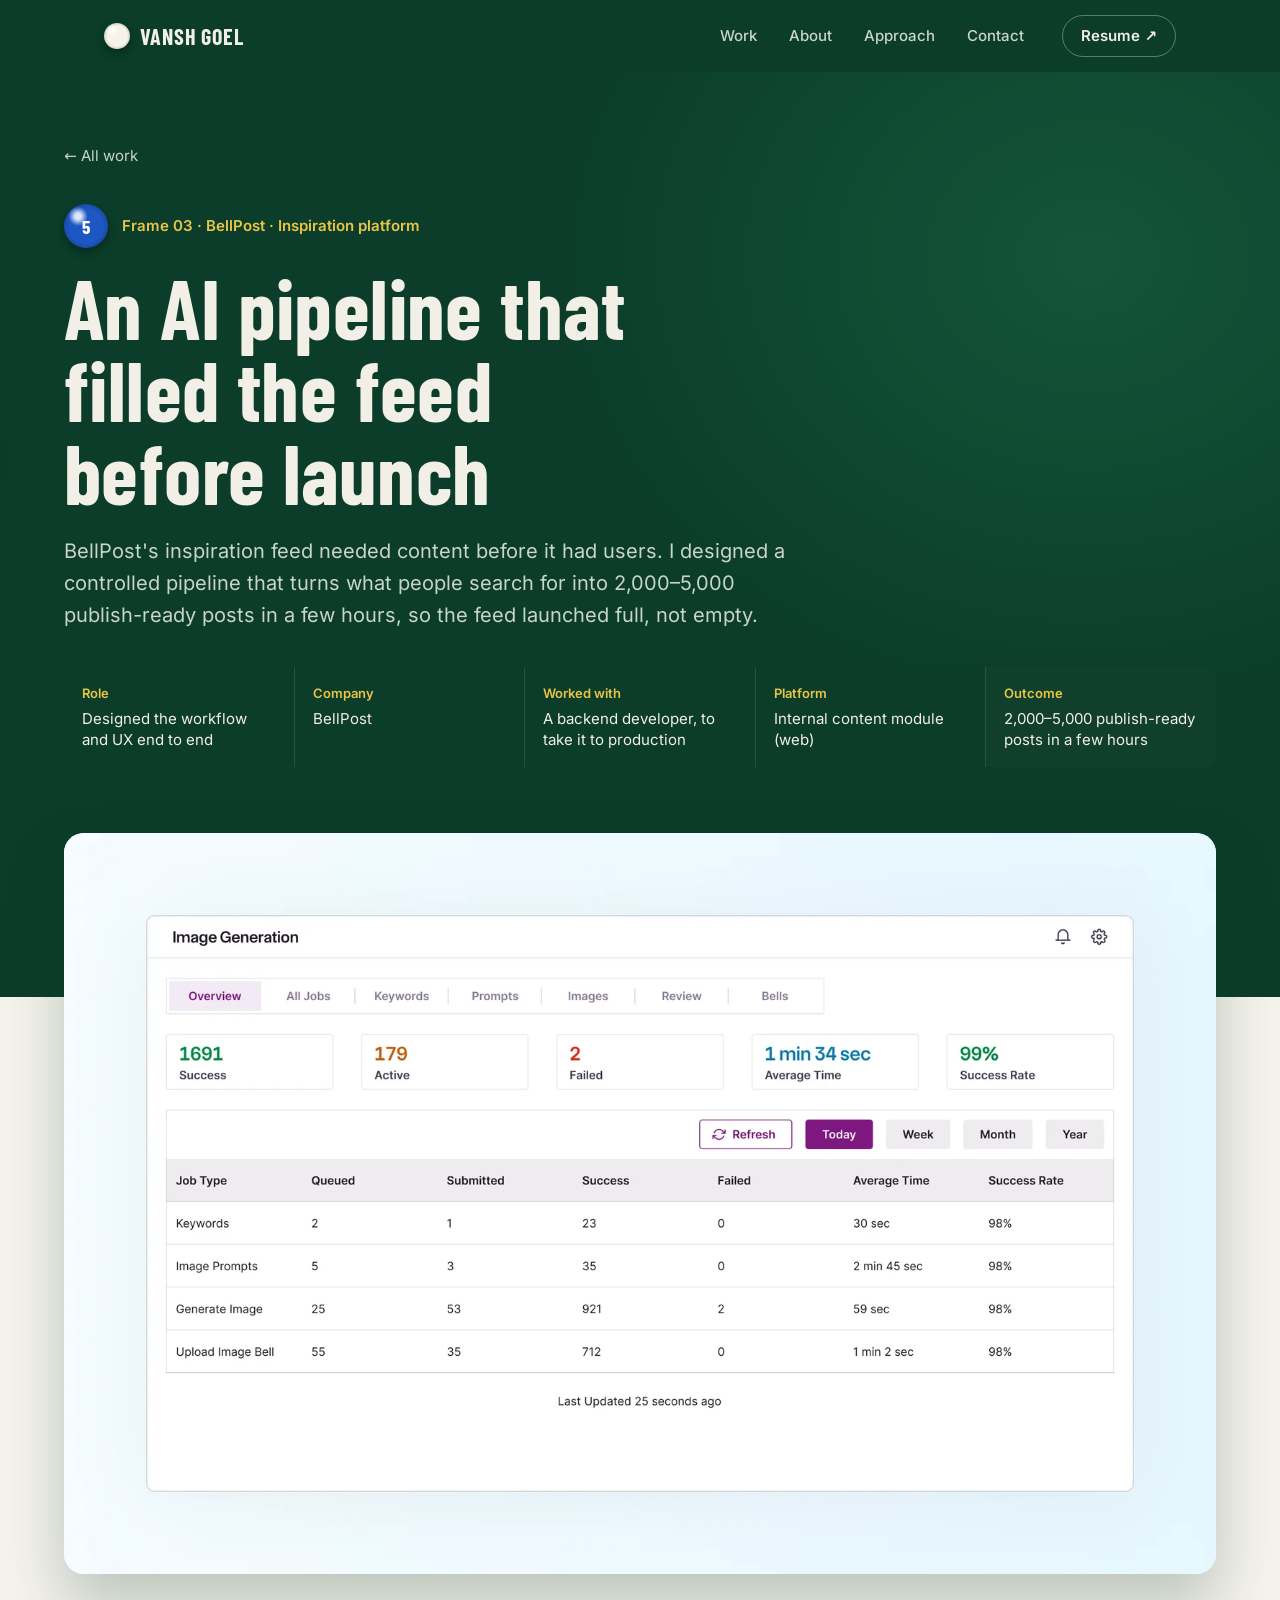
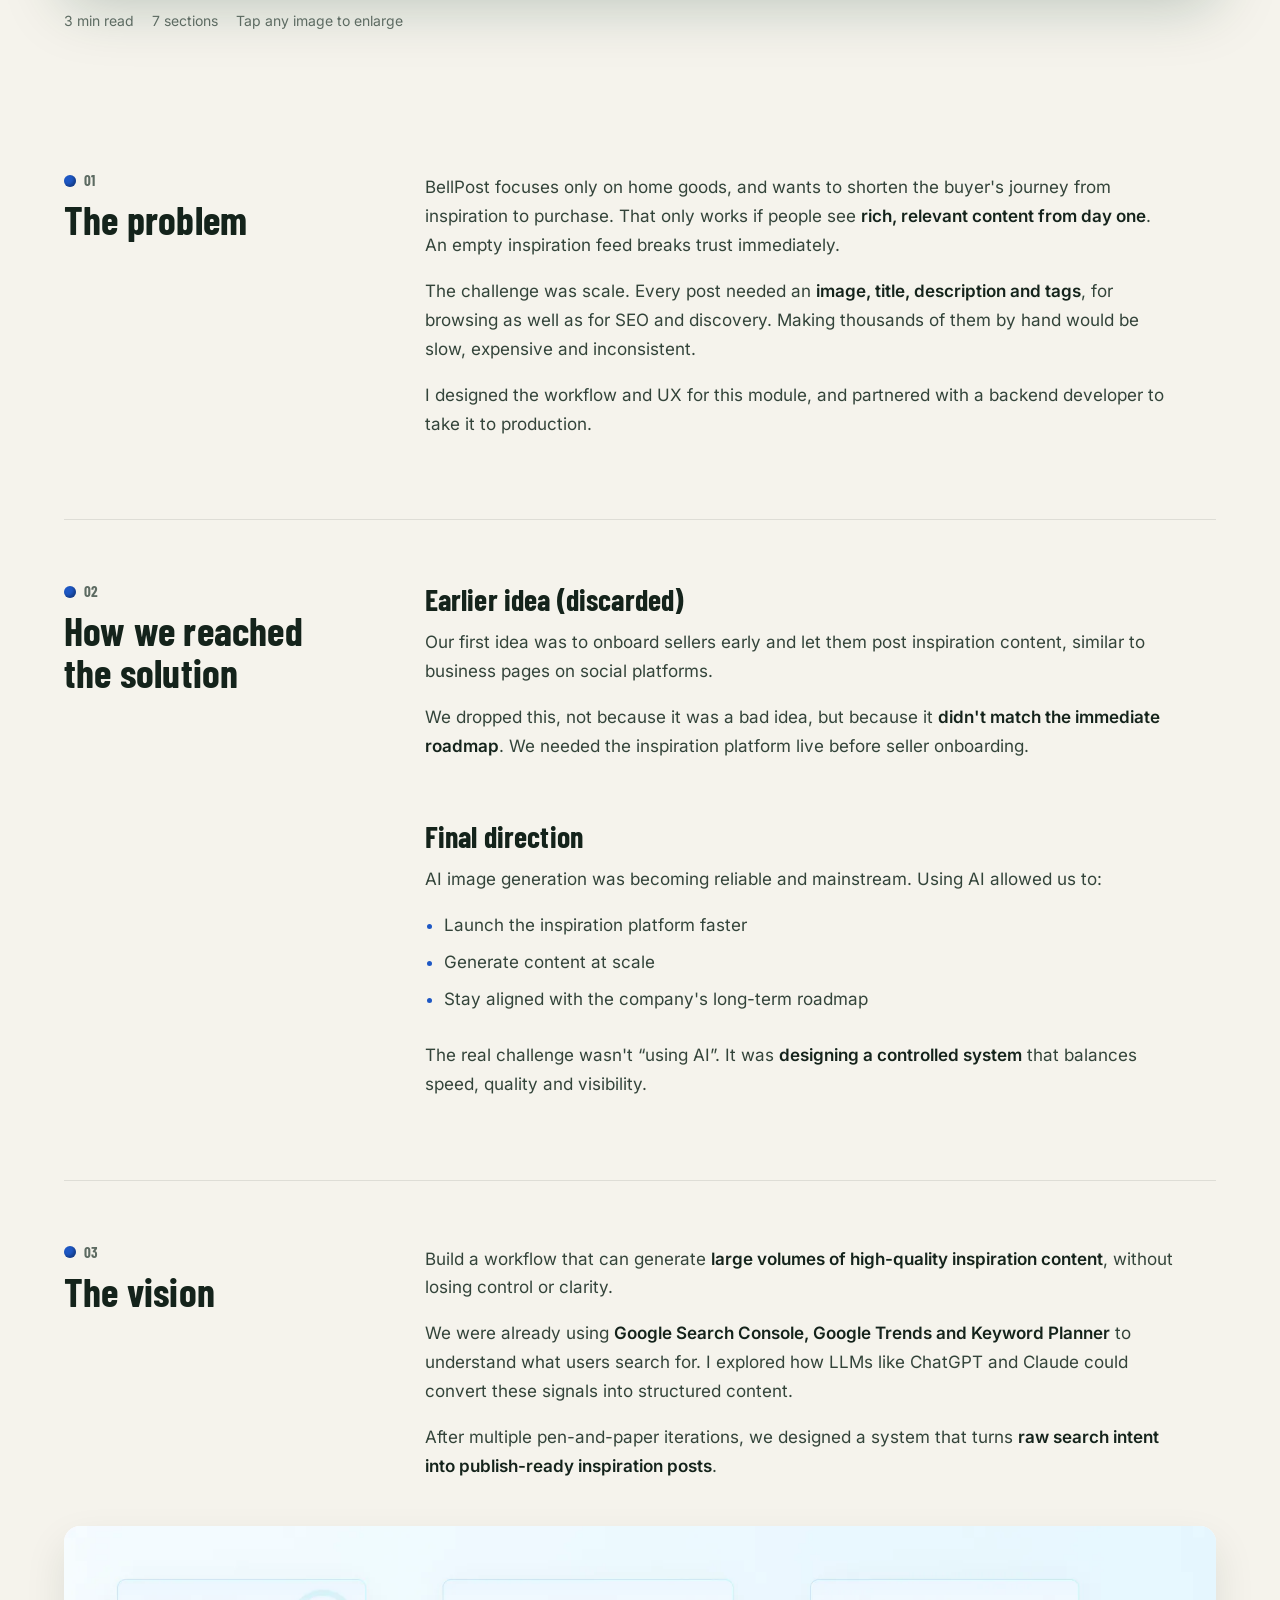
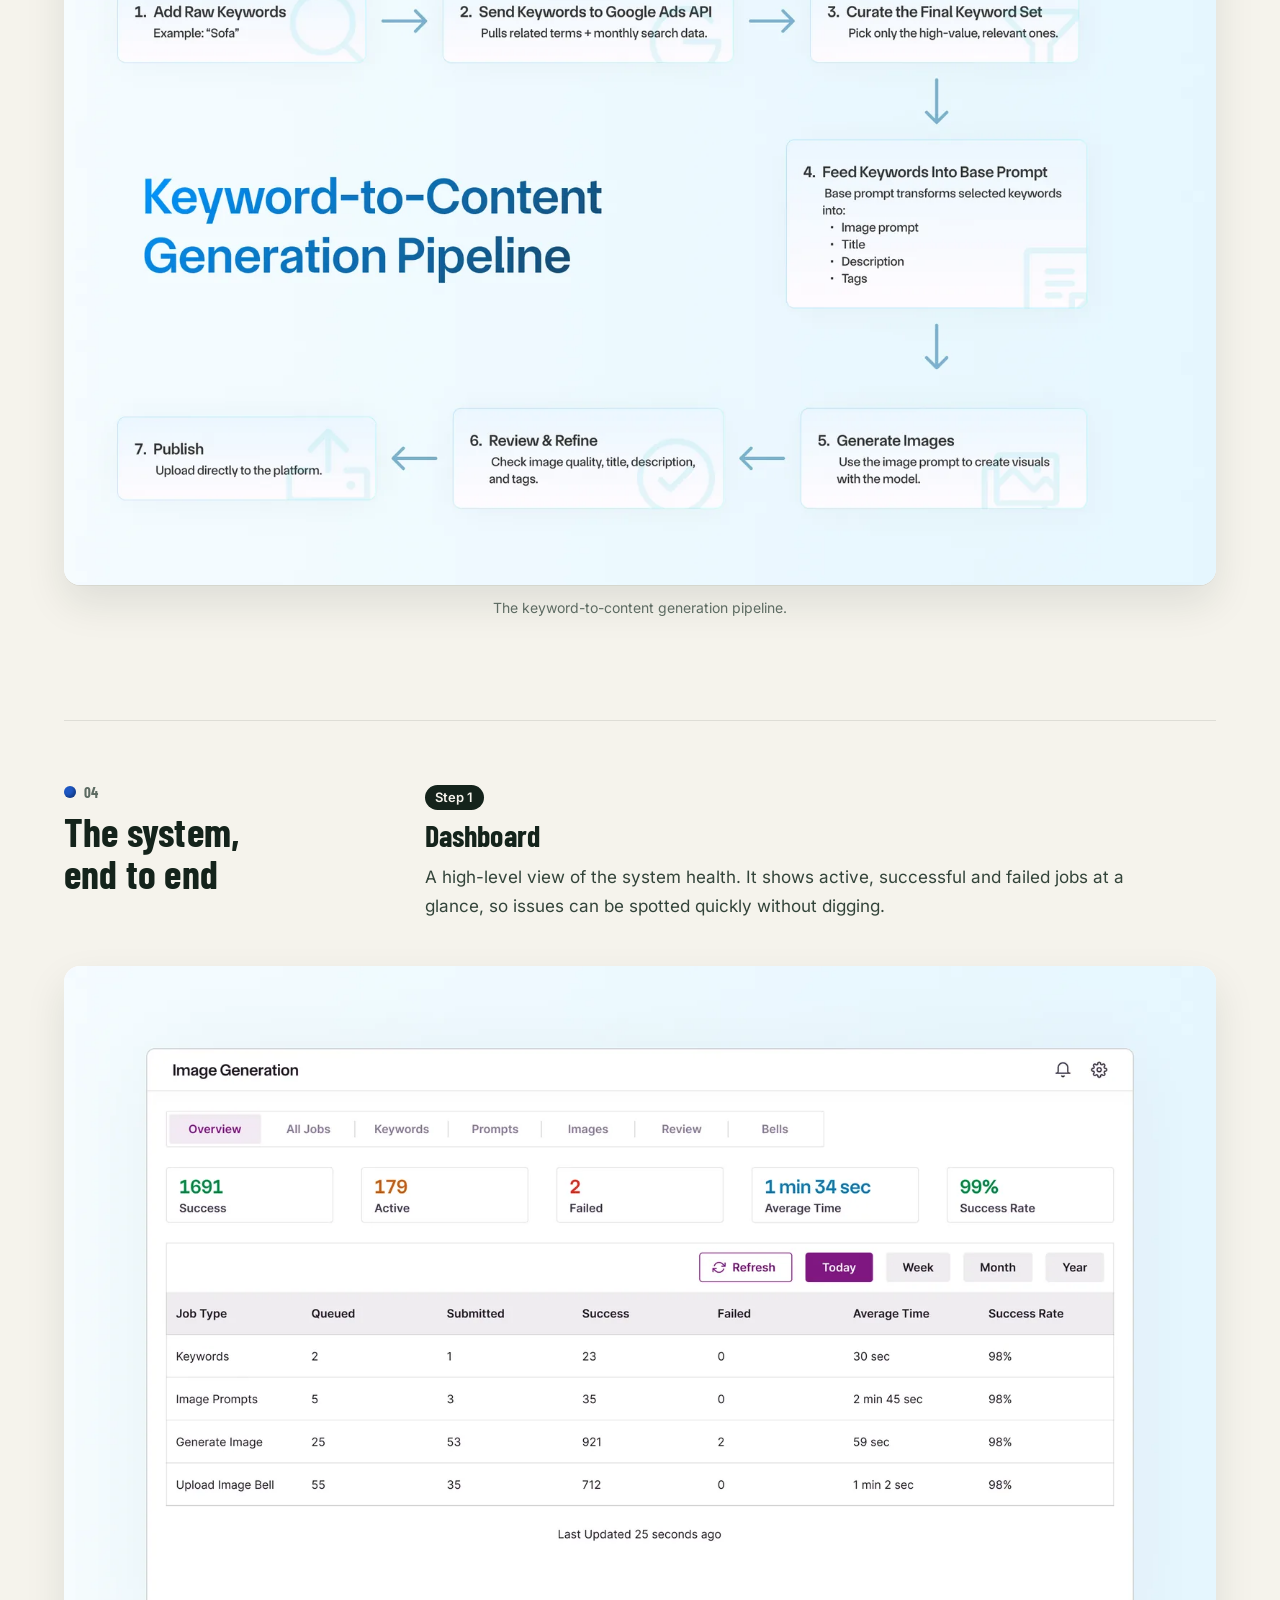
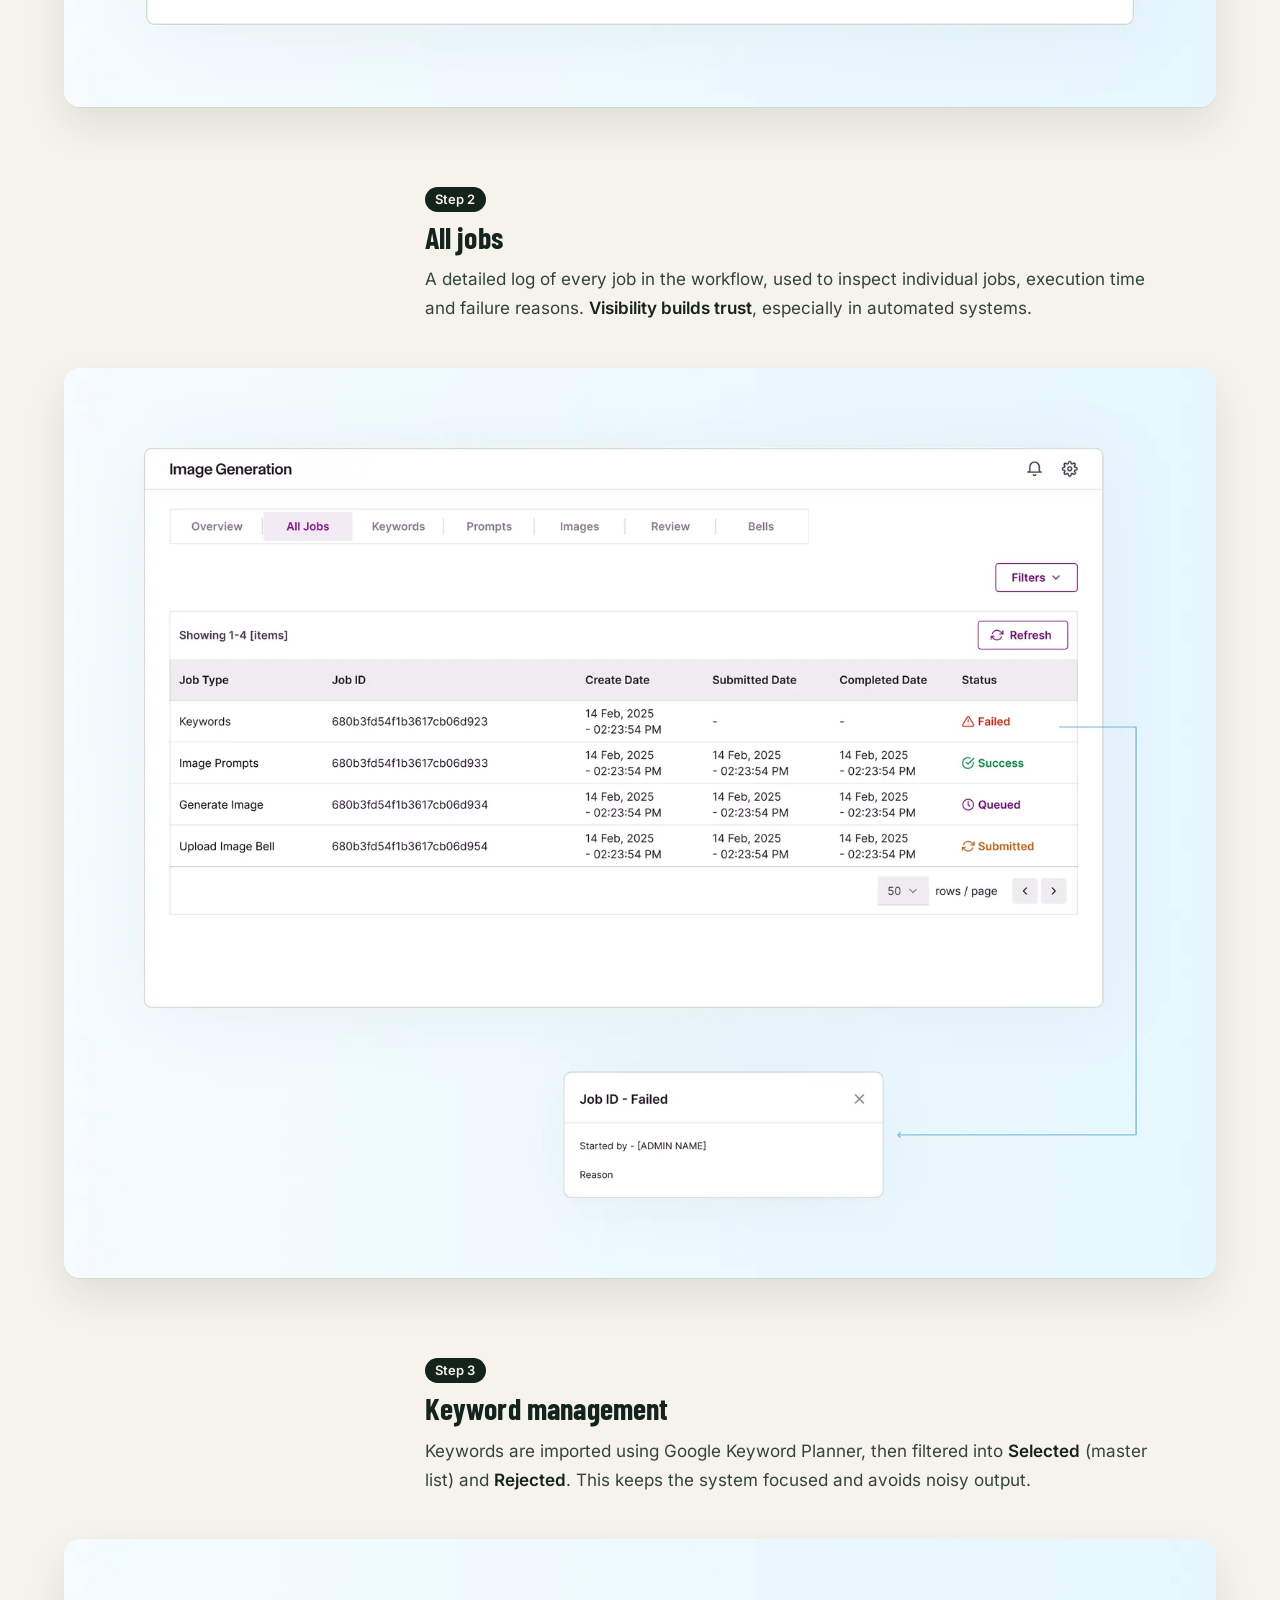
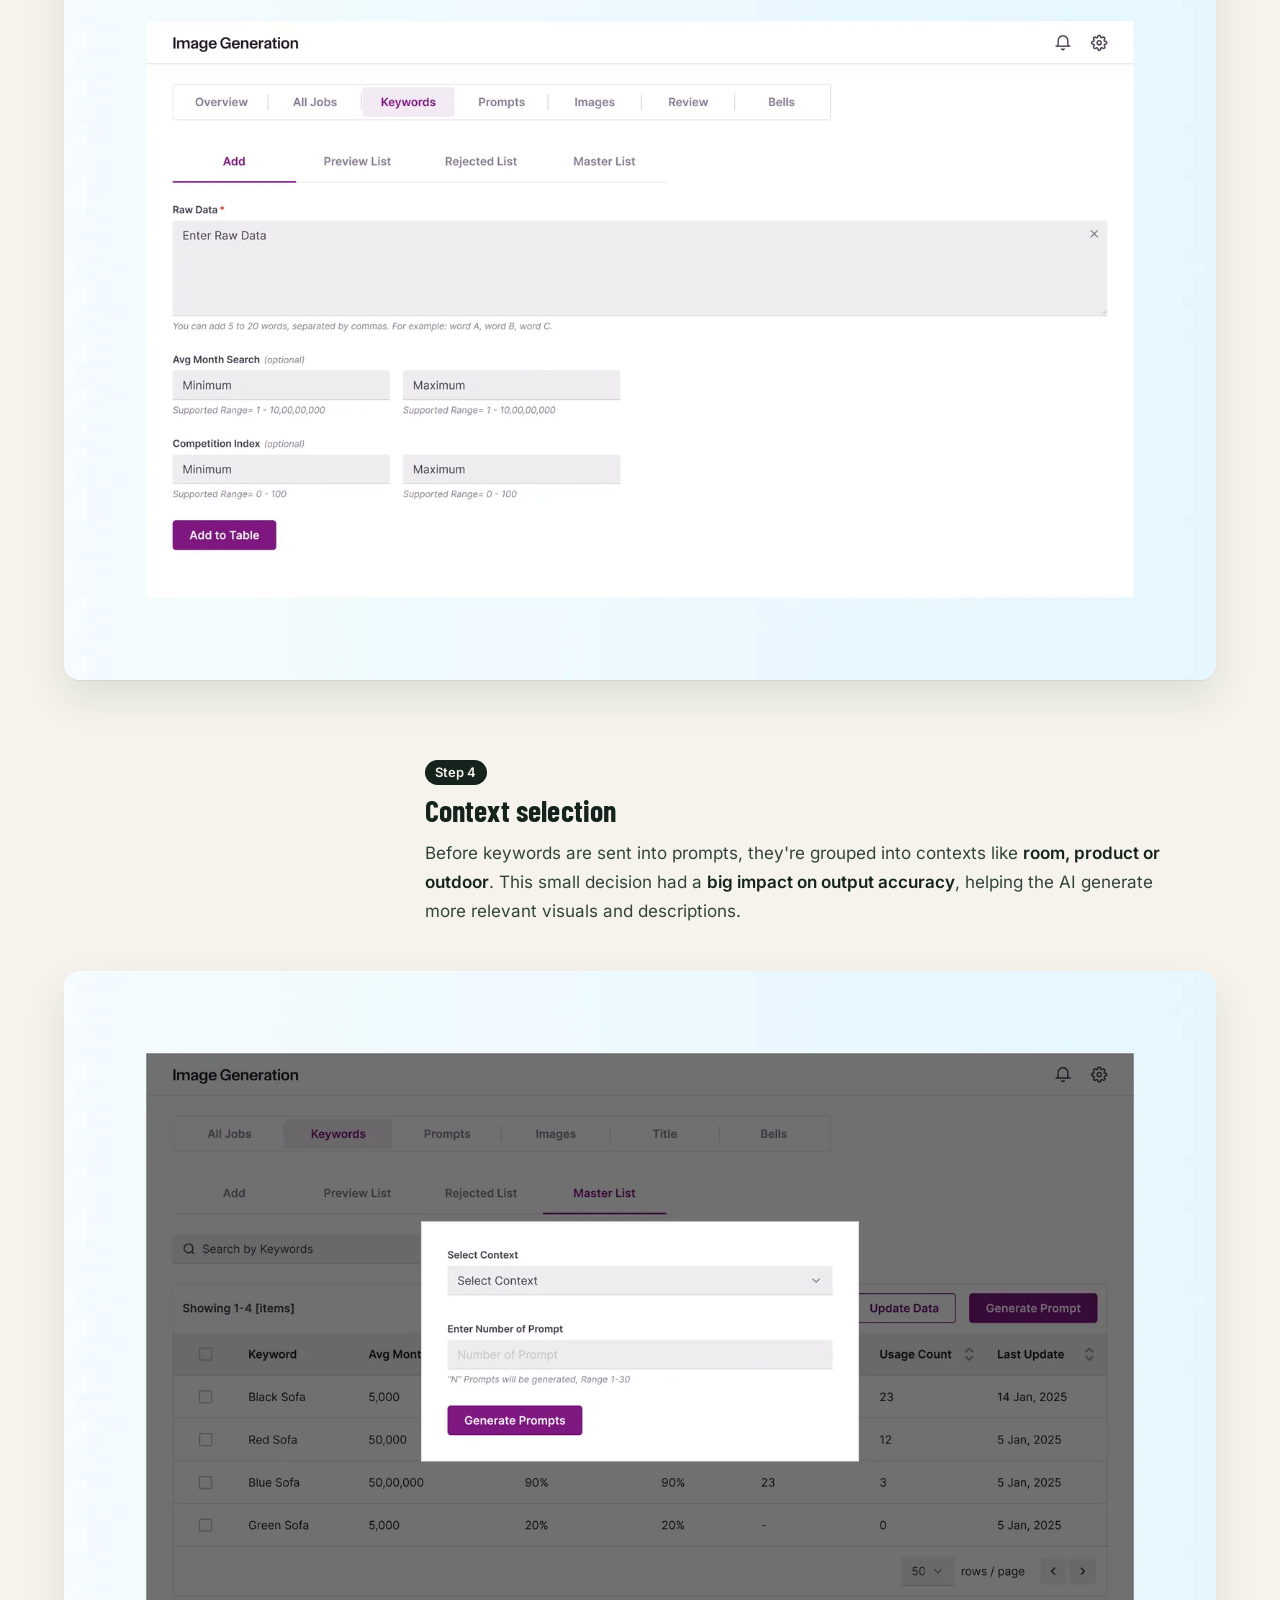
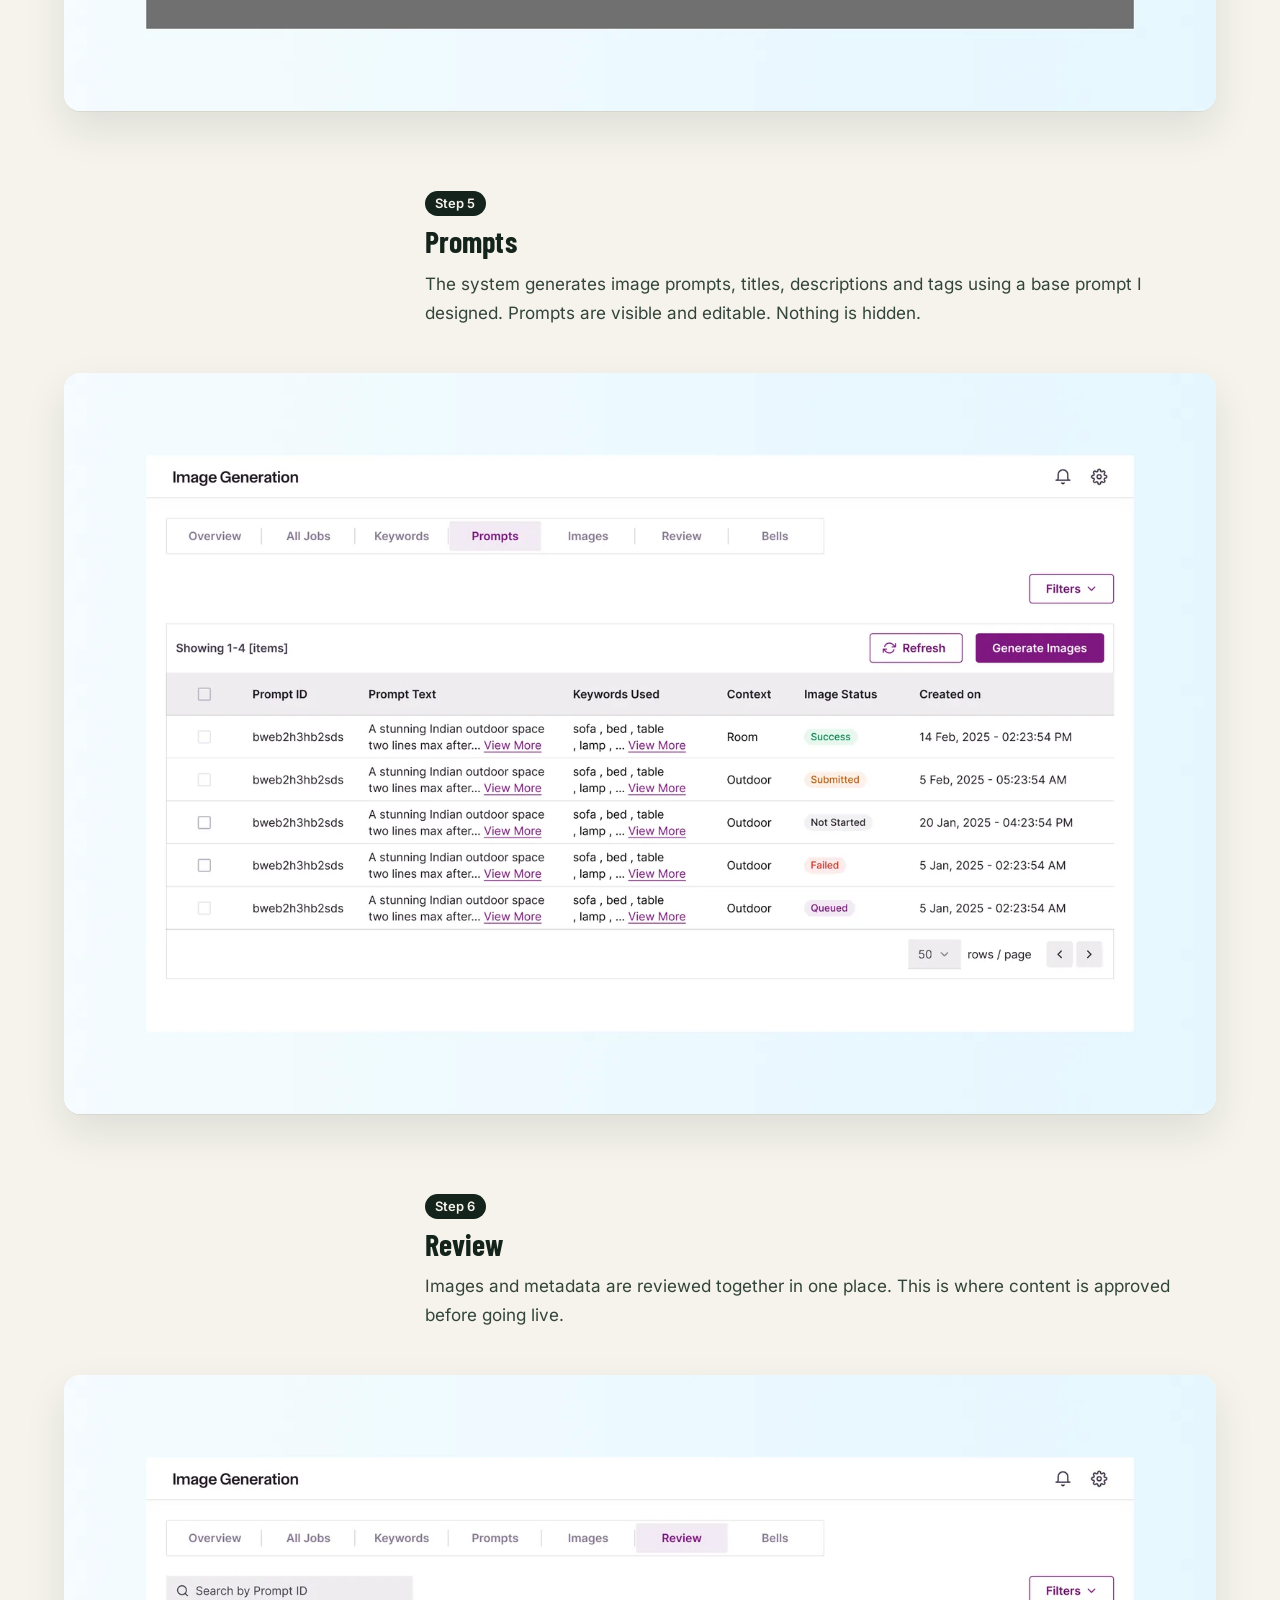
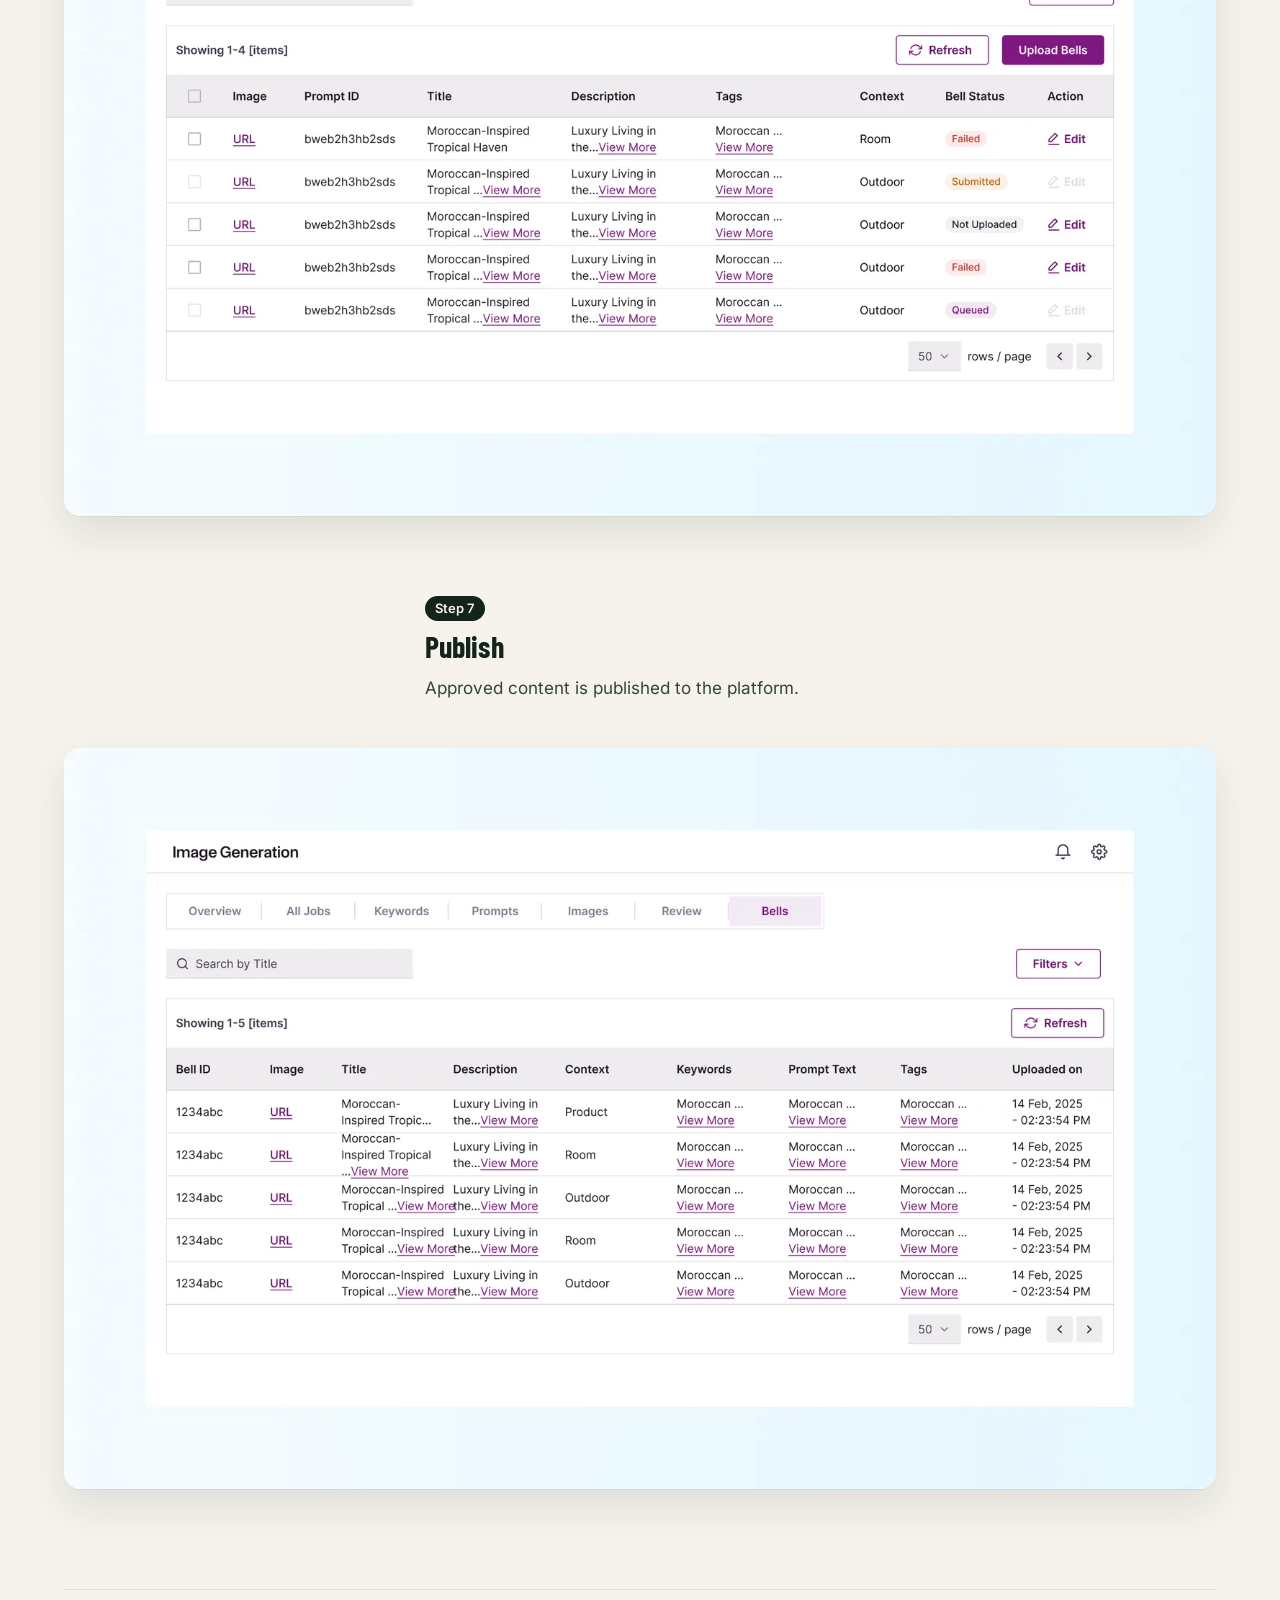
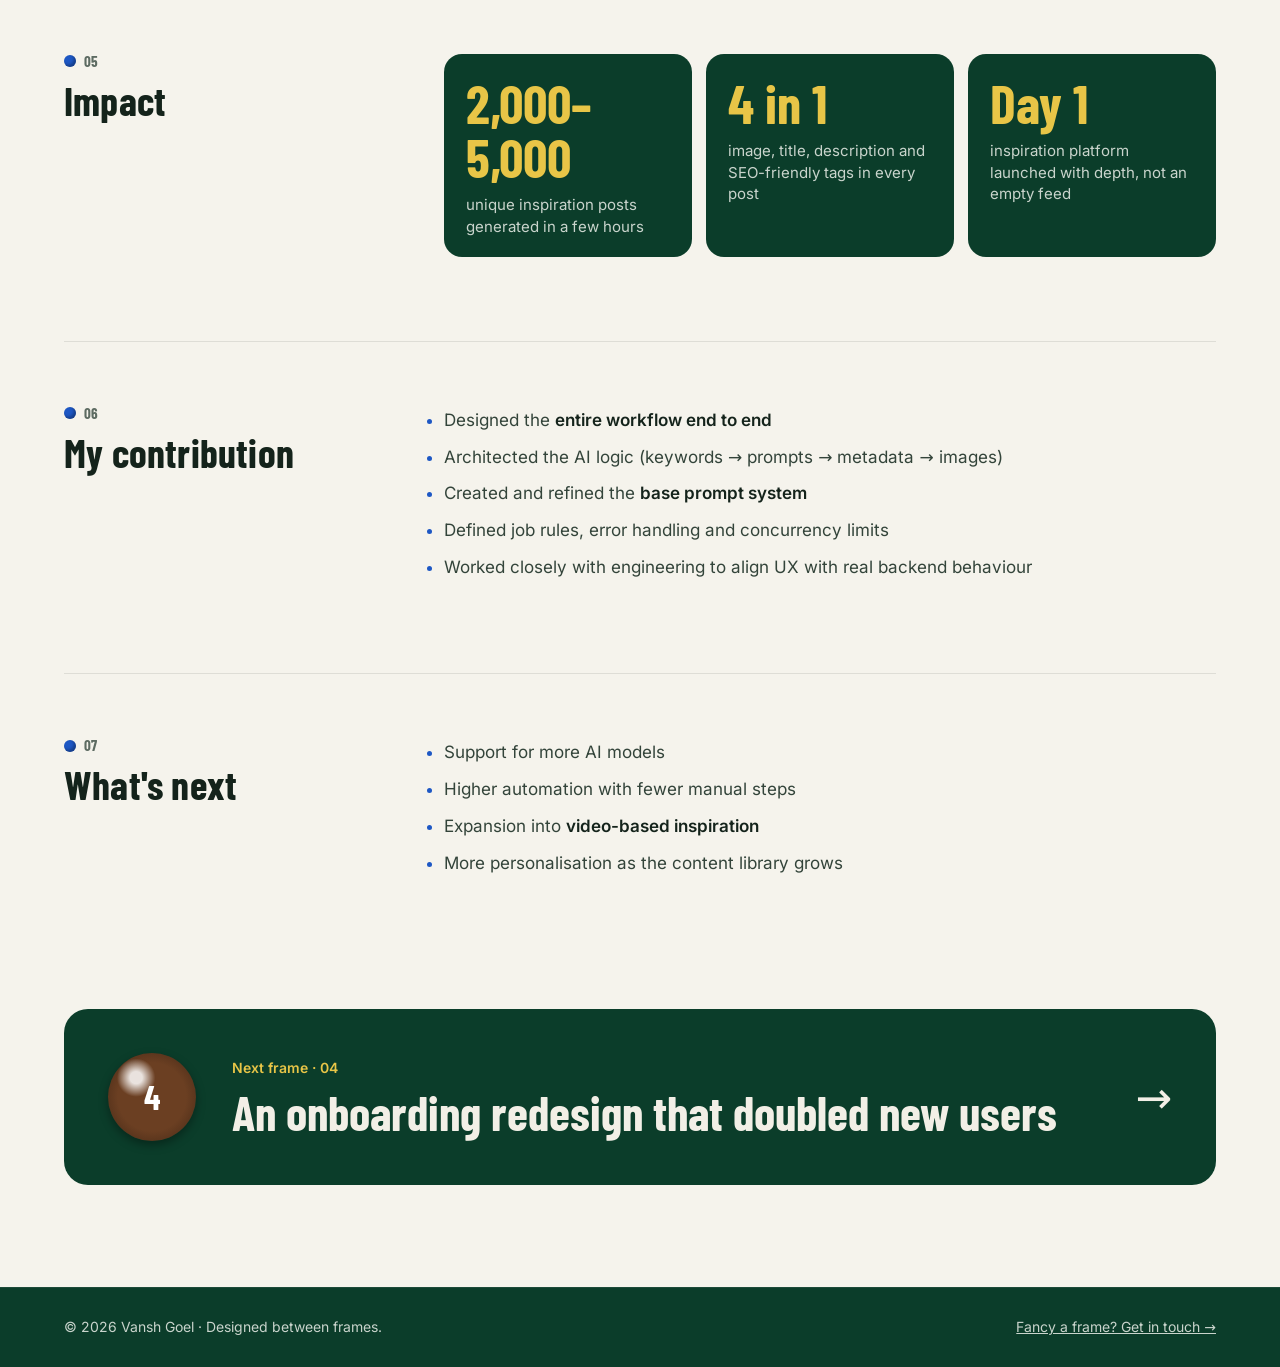
<file: work/ai-image-workflow.html>
<!DOCTYPE html>
<html lang="en" class="no-js">
<head>
<meta charset="utf-8">
<meta name="viewport" content="width=device-width, initial-scale=1">
<title>An AI pipeline that filled the feed before launch · Vansh Goel</title>
<meta name="description" content="BellPost&#x27;s inspiration feed needed content before it had users. I designed a controlled pipeline that turns what people search for into 2,000–5,000 publish-ready posts in a few hours, so the feed launched full, not empty.">
<meta name="theme-color" content="#0B3D2A">
<meta property="og:title" content="An AI pipeline that filled the feed before launch · Vansh Goel">
<meta property="og:description" content="BellPost&#x27;s inspiration feed needed content before it had users. I designed a controlled pipeline that turns what people search for into 2,000–5,000 publish-ready posts in a few hours, so the feed launched full, not empty.">
<meta property="og:type" content="article">
<meta property="og:url" content="https://vanshgoel.com/work/ai-image-workflow">
<meta property="og:image" content="https://vanshgoel.com/assets/og-ai-image-workflow.jpg">
<meta property="og:image:width" content="1200"><meta property="og:image:height" content="630">
<meta name="twitter:card" content="summary_large_image">
<link rel="canonical" href="https://vanshgoel.com/work/ai-image-workflow">
<link rel="icon" href="../assets/favicon.svg" type="image/svg+xml">
<link rel="preload" href="../assets/fonts/barlow-condensed-latin-700-normal.woff2" as="font" type="font/woff2" crossorigin>
<link rel="preload" href="../assets/fonts/inter-latin-400-normal.woff2" as="font" type="font/woff2" crossorigin>
<script>try{if(sessionStorage.getItem("vg-pt")&&!matchMedia("(prefers-reduced-motion: reduce)").matches)document.documentElement.classList.add("pt-enter");sessionStorage.removeItem("vg-pt")}catch(e){}</script>
<link rel="stylesheet" href="../assets/site.css">
<link rel="stylesheet" href="../assets/case.css">
</head>
<body class="cs-page" style="--fc:#1D57C4">
<a class="skip" href="#main">Skip to content</a>
<header class="nav">
  <div class="nav-in">
    <a class="logo" href="../index.html" aria-label="Vansh Goel, home"><span class="ball" data-c="cue" aria-hidden="true"></span>VANSH GOEL</a>
    <ul class="nav-links" id="menu">
      <li><a href="../index.html#frames">Work</a></li>
      <li><a href="../index.html#about">About</a></li>
      <li><a href="../index.html#approach">Approach</a></li>
      <li><a href="../index.html#contact">Contact</a></li>
      <li class="m-only"><a data-resume="../" href="#" target="_blank" rel="noopener" hidden>Resume ↗</a></li>
    </ul>
    <a class="btn btn-ghost nav-cta" data-resume="../" href="#" target="_blank" rel="noopener" hidden>Resume ↗</a>
    <button class="menu-btn" aria-label="Menu" aria-expanded="false" aria-controls="menu"><span></span><span></span></button>
  </div>
  <div class="cue-progress" aria-hidden="true"><i></i></div>
</header>
<main id="main">
<div class="cs-head">
  <div class="wrap">
    <a class="back" href="../index.html#frames">← All work</a>
    <p class="kicker"><span class="ball" data-c="blue" aria-hidden="true">5</span>Frame 03 · BellPost · Inspiration platform</p>
    <h1>An AI pipeline that filled the feed before launch</h1>
    <p class="lede">BellPost&#x27;s inspiration feed needed content before it had users. I designed a controlled pipeline that turns what people search for into 2,000–5,000 publish-ready posts in a few hours, so the feed launched full, not empty.</p>
    <dl class="facts"><div><dt>Role</dt><dd>Designed the workflow and UX end to end</dd></div><div><dt>Company</dt><dd>BellPost</dd></div><div><dt>Worked with</dt><dd>A backend developer, to take it to production</dd></div><div><dt>Platform</dt><dd>Internal content module (web)</dd></div><div class=outcome><dt>Outcome</dt><dd>2,000–5,000 publish-ready posts in a few hours</dd></div></dl>
  </div>
</div>
<div class="cs-hero"><div class="wrap"><figure class="fig"><button class="zoom" type="button" data-full="../assets/img/ai-image-workflow/hero-crop-1600.webp" aria-label="Enlarge image: Image generation dashboard showing successful, active and failed jobs"><img src="../assets/img/ai-image-workflow/hero-crop-800.webp" srcset="../assets/img/ai-image-workflow/hero-crop-800.webp 800w, ../assets/img/ai-image-workflow/hero-crop-1600.webp 1600w" sizes="(max-width: 1240px) 100vw, 1200px" width="1600" height="1029" alt="Image generation dashboard showing successful, active and failed jobs" fetchpriority="high"></button></figure></div>
  <p class="read-meta"><span>3 min read</span><span>7 sections</span><span>Tap any image to enlarge</span></p>
</div>
<article class="cs">
<section class="cs-sec" id="the-problem" data-short="The problem"><div class="lab"><div class="n">01</div><h2>The problem</h2></div>
<p>BellPost focuses only on home goods, and wants to shorten the buyer&#x27;s journey from inspiration to purchase. That only works if people see <strong>rich, relevant content from day one</strong>. An empty inspiration feed breaks trust immediately.</p>
<p>The challenge was scale. Every post needed an <strong>image, title, description and tags</strong>, for browsing as well as for SEO and discovery. Making thousands of them by hand would be slow, expensive and inconsistent.</p>
<p>I designed the workflow and UX for this module, and partnered with a backend developer to take it to production.</p>
</section>
<section class="cs-sec" id="how-we-reached-the-solution" data-short="How we reached the solution"><div class="lab"><div class="n">02</div><h2>How we reached the solution</h2></div>
<h3>Earlier idea (discarded)</h3>
<p>Our first idea was to onboard sellers early and let them post inspiration content, similar to business pages on social platforms.</p>
<p>We dropped this, not because it was a bad idea, but because it <strong>didn&#x27;t match the immediate roadmap</strong>. We needed the inspiration platform live before seller onboarding.</p>
<h3>Final direction</h3>
<p>AI image generation was becoming reliable and mainstream. Using AI allowed us to:</p>
<ul><li>Launch the inspiration platform faster</li><li>Generate content at scale</li><li>Stay aligned with the company&#x27;s long-term roadmap</li></ul>
<p>The real challenge wasn&#x27;t “using AI”. It was <strong>designing a controlled system</strong> that balances speed, quality and visibility.</p>
</section>
<section class="cs-sec" id="the-vision" data-short="The vision"><div class="lab"><div class="n">03</div><h2>The vision</h2></div>
<p>Build a workflow that can generate <strong>large volumes of high-quality inspiration content</strong>, without losing control or clarity.</p>
<p>We were already using <strong>Google Search Console, Google Trends and Keyword Planner</strong> to understand what users search for. I explored how LLMs like ChatGPT and Claude could convert these signals into structured content.</p>
<p>After multiple pen-and-paper iterations, we designed a system that turns <strong>raw search intent into publish-ready inspiration posts</strong>.</p>
<figure class="fig"><button class="zoom" type="button" data-full="../assets/img/ai-image-workflow/01-vision-keyword-to-content-pipeline-1600.webp" data-cap="The keyword-to-content generation pipeline." aria-label="Enlarge image: The keyword-to-content generation pipeline."><img src="../assets/img/ai-image-workflow/01-vision-keyword-to-content-pipeline-800.webp" srcset="../assets/img/ai-image-workflow/01-vision-keyword-to-content-pipeline-800.webp 800w, ../assets/img/ai-image-workflow/01-vision-keyword-to-content-pipeline-1600.webp 1600w" sizes="(max-width: 1240px) 100vw, 1200px" width="1600" height="916" alt="The keyword-to-content generation pipeline." loading="lazy" decoding="async"></button><figcaption>The keyword-to-content generation pipeline.</figcaption></figure>
</section>
<section class="cs-sec" id="the-system-end-to-end" data-short="The system, end to end"><div class="lab"><div class="n">04</div><h2>The system, end to end</h2></div>
<h3><span class="chip">Step 1</span>Dashboard</h3>
<p>A high-level view of the system health. It shows active, successful and failed jobs at a glance, so issues can be spotted quickly without digging.</p>
<figure class="fig"><button class="zoom" type="button" data-full="../assets/img/ai-image-workflow/02-dashboard-1600.webp" aria-label="Enlarge image: Dashboard"><img src="../assets/img/ai-image-workflow/02-dashboard-800.webp" srcset="../assets/img/ai-image-workflow/02-dashboard-800.webp 800w, ../assets/img/ai-image-workflow/02-dashboard-1600.webp 1600w" sizes="(max-width: 1240px) 100vw, 1200px" width="1600" height="1029" alt="Dashboard" loading="lazy" decoding="async"></button></figure>
<h3><span class="chip">Step 2</span>All jobs</h3>
<p>A detailed log of every job in the workflow, used to inspect individual jobs, execution time and failure reasons. <strong>Visibility builds trust</strong>, especially in automated systems.</p>
<figure class="fig"><button class="zoom" type="button" data-full="../assets/img/ai-image-workflow/03-all-jobs-1600.webp" aria-label="Enlarge image: All jobs"><img src="../assets/img/ai-image-workflow/03-all-jobs-800.webp" srcset="../assets/img/ai-image-workflow/03-all-jobs-800.webp 800w, ../assets/img/ai-image-workflow/03-all-jobs-1600.webp 1600w" sizes="(max-width: 1240px) 100vw, 1200px" width="1600" height="1264" alt="All jobs" loading="lazy" decoding="async"></button></figure>
<h3><span class="chip">Step 3</span>Keyword management</h3>
<p>Keywords are imported using Google Keyword Planner, then filtered into <strong>Selected</strong> (master list) and <strong>Rejected</strong>. This keeps the system focused and avoids noisy output.</p>
<figure class="fig"><button class="zoom" type="button" data-full="../assets/img/ai-image-workflow/04-keyword-management-1600.webp" aria-label="Enlarge image: Keyword management"><img src="../assets/img/ai-image-workflow/04-keyword-management-800.webp" srcset="../assets/img/ai-image-workflow/04-keyword-management-800.webp 800w, ../assets/img/ai-image-workflow/04-keyword-management-1600.webp 1600w" sizes="(max-width: 1240px) 100vw, 1200px" width="1600" height="1029" alt="Keyword management" loading="lazy" decoding="async"></button></figure>
<h3><span class="chip">Step 4</span>Context selection</h3>
<p>Before keywords are sent into prompts, they&#x27;re grouped into contexts like <strong>room, product or outdoor</strong>. This small decision had a <strong>big impact on output accuracy</strong>, helping the AI generate more relevant visuals and descriptions.</p>
<figure class="fig"><button class="zoom" type="button" data-full="../assets/img/ai-image-workflow/05-context-selection-1600.webp" aria-label="Enlarge image: Context selection"><img src="../assets/img/ai-image-workflow/05-context-selection-800.webp" srcset="../assets/img/ai-image-workflow/05-context-selection-800.webp 800w, ../assets/img/ai-image-workflow/05-context-selection-1600.webp 1600w" sizes="(max-width: 1240px) 100vw, 1200px" width="1600" height="1029" alt="Context selection" loading="lazy" decoding="async"></button></figure>
<h3><span class="chip">Step 5</span>Prompts</h3>
<p>The system generates image prompts, titles, descriptions and tags using a base prompt I designed. Prompts are visible and editable. Nothing is hidden.</p>
<figure class="fig"><button class="zoom" type="button" data-full="../assets/img/ai-image-workflow/06-prompts-1600.webp" aria-label="Enlarge image: Prompts"><img src="../assets/img/ai-image-workflow/06-prompts-800.webp" srcset="../assets/img/ai-image-workflow/06-prompts-800.webp 800w, ../assets/img/ai-image-workflow/06-prompts-1600.webp 1600w" sizes="(max-width: 1240px) 100vw, 1200px" width="1600" height="1029" alt="Prompts" loading="lazy" decoding="async"></button></figure>
<h3><span class="chip">Step 6</span>Review</h3>
<p>Images and metadata are reviewed together in one place. This is where content is approved before going live.</p>
<figure class="fig"><button class="zoom" type="button" data-full="../assets/img/ai-image-workflow/07-review-1600.webp" aria-label="Enlarge image: Review"><img src="../assets/img/ai-image-workflow/07-review-800.webp" srcset="../assets/img/ai-image-workflow/07-review-800.webp 800w, ../assets/img/ai-image-workflow/07-review-1600.webp 1600w" sizes="(max-width: 1240px) 100vw, 1200px" width="1600" height="1029" alt="Review" loading="lazy" decoding="async"></button></figure>
<h3><span class="chip">Step 7</span>Publish</h3>
<p>Approved content is published to the platform.</p>
<figure class="fig"><button class="zoom" type="button" data-full="../assets/img/ai-image-workflow/08-publish-bells-1600.webp" aria-label="Enlarge image: Publish"><img src="../assets/img/ai-image-workflow/08-publish-bells-800.webp" srcset="../assets/img/ai-image-workflow/08-publish-bells-800.webp 800w, ../assets/img/ai-image-workflow/08-publish-bells-1600.webp 1600w" sizes="(max-width: 1240px) 100vw, 1200px" width="1600" height="1029" alt="Publish" loading="lazy" decoding="async"></button></figure>
</section>
<section class="cs-sec" id="impact" data-short="Impact"><div class="lab"><div class="n">05</div><h2>Impact</h2></div>
<ul class="stats"><li><b>2,000–5,000</b>unique inspiration posts generated in a few hours</li><li><b>4 in 1</b>image, title, description and SEO-friendly tags in every post</li><li><b>Day 1</b>inspiration platform launched with depth, not an empty feed</li></ul>
</section>
<section class="cs-sec" id="my-contribution" data-short="My contribution"><div class="lab"><div class="n">06</div><h2>My contribution</h2></div>
<ul><li>Designed the <strong>entire workflow end to end</strong></li><li>Architected the AI logic (keywords → prompts → metadata → images)</li><li>Created and refined the <strong>base prompt system</strong></li><li>Defined job rules, error handling and concurrency limits</li><li>Worked closely with engineering to align UX with real backend behaviour</li></ul>
</section>
<section class="cs-sec" id="what-s-next" data-short="What&#x27;s next"><div class="lab"><div class="n">07</div><h2>What&#x27;s next</h2></div>
<ul><li>Support for more AI models</li><li>Higher automation with fewer manual steps</li><li>Expansion into <strong>video-based inspiration</strong></li><li>More personalisation as the content library grows</li></ul>
</section>
</article>
<nav class="next" aria-label="Next case study"><a href="prepaud-onboarding.html"><span class="ball" data-c="brown" aria-hidden="true">4</span><span><small>Next frame · 04</small><strong>An onboarding redesign that doubled new users</strong></span><span class="arr" aria-hidden="true">→</span></a></nav>
</main>
<div class="toc-wrap">
  <nav class="toc" id="toc" aria-label="Sections"><ol><li><a href="#the-problem"><span>01</span>The problem</a></li><li><a href="#how-we-reached-the-solution"><span>02</span>How we reached the solution</a></li><li><a href="#the-vision"><span>03</span>The vision</a></li><li><a href="#the-system-end-to-end"><span>04</span>The system, end to end</a></li><li><a href="#impact"><span>05</span>Impact</a></li><li><a href="#my-contribution"><span>06</span>My contribution</a></li><li><a href="#what-s-next"><span>07</span>What&#x27;s next</a></li></ol></nav>
  <button class="toc-btn" type="button" aria-expanded="false" aria-controls="toc"><span class="ball" data-c="blue" aria-hidden="true">5</span><span class="cur">Contents</span></button>
</div>
<footer class="foot">
  <div class="wrap">
    <span>© 2026 Vansh Goel · Designed between frames.</span>
    <a href="../index.html#contact">Fancy a frame? Get in touch →</a>
  </div>
</footer>
<script src="../assets/site.js"></script>
</body>
</html>
</file>
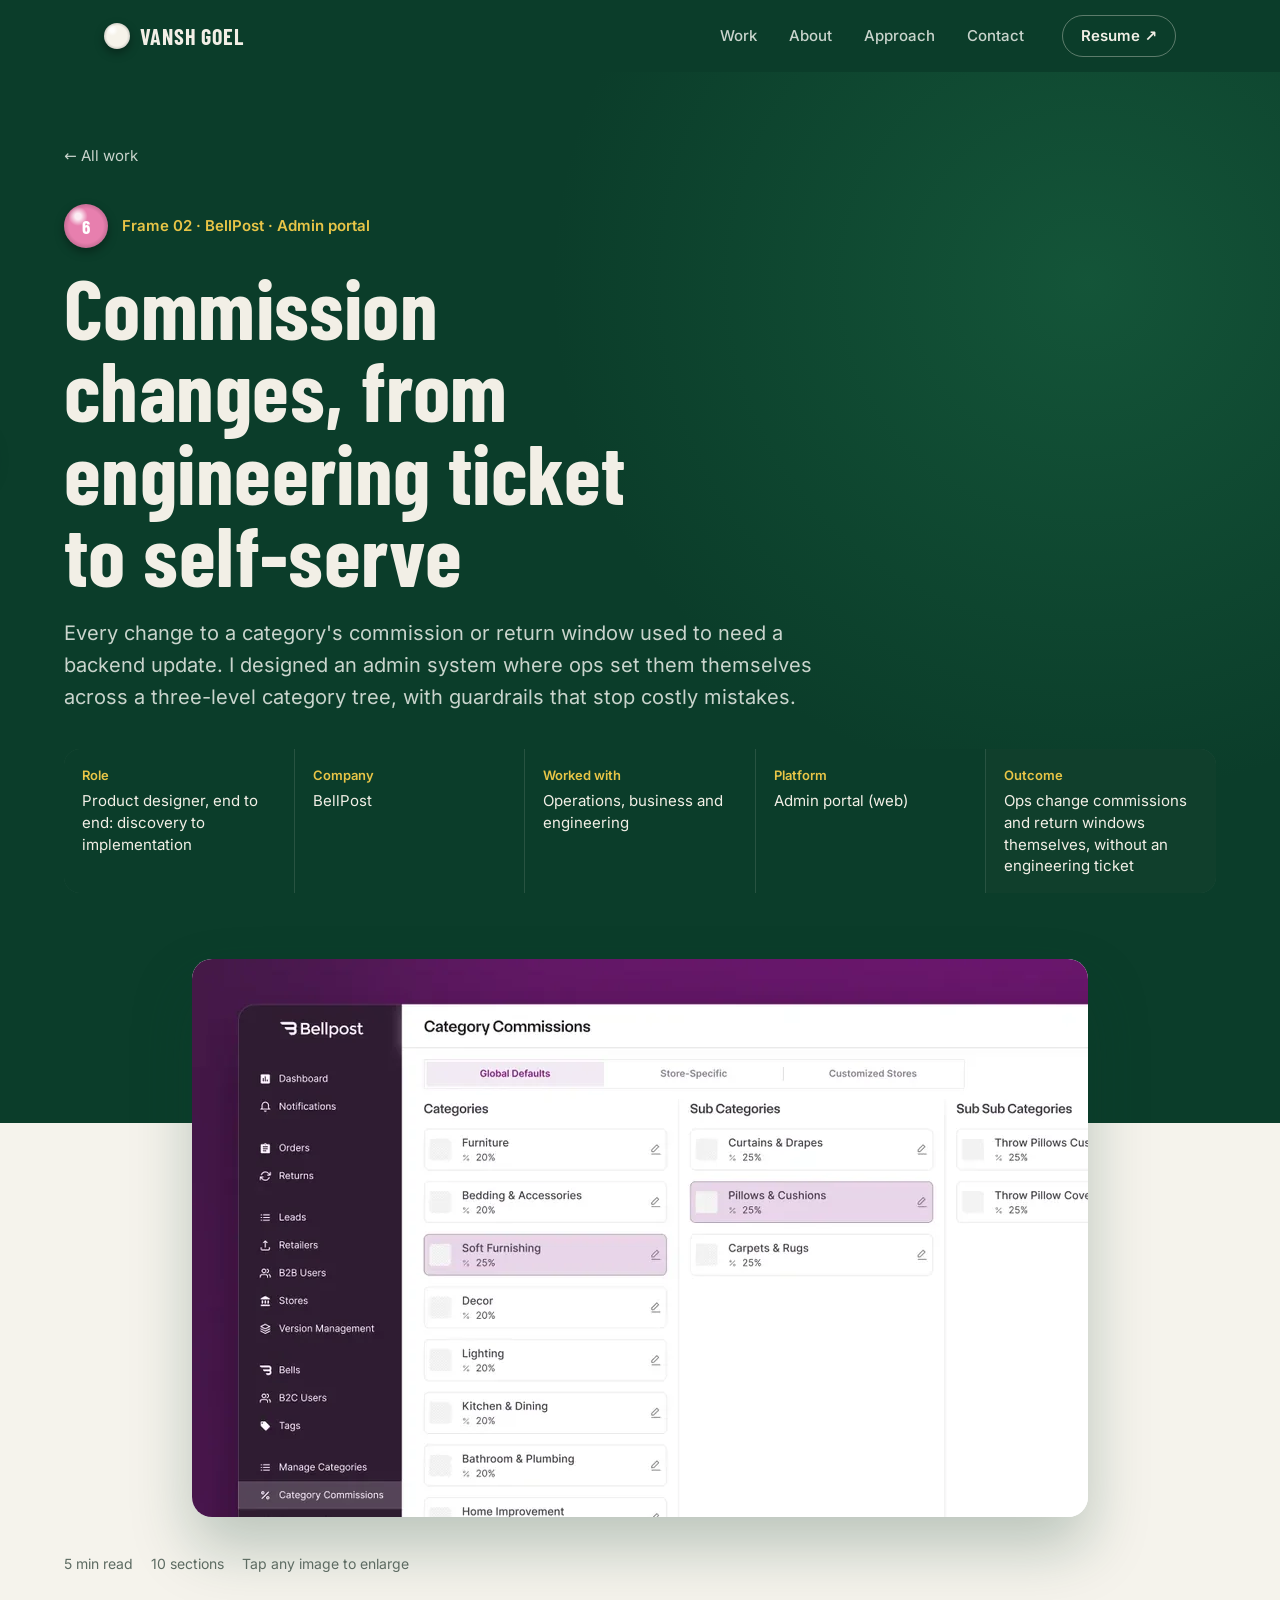
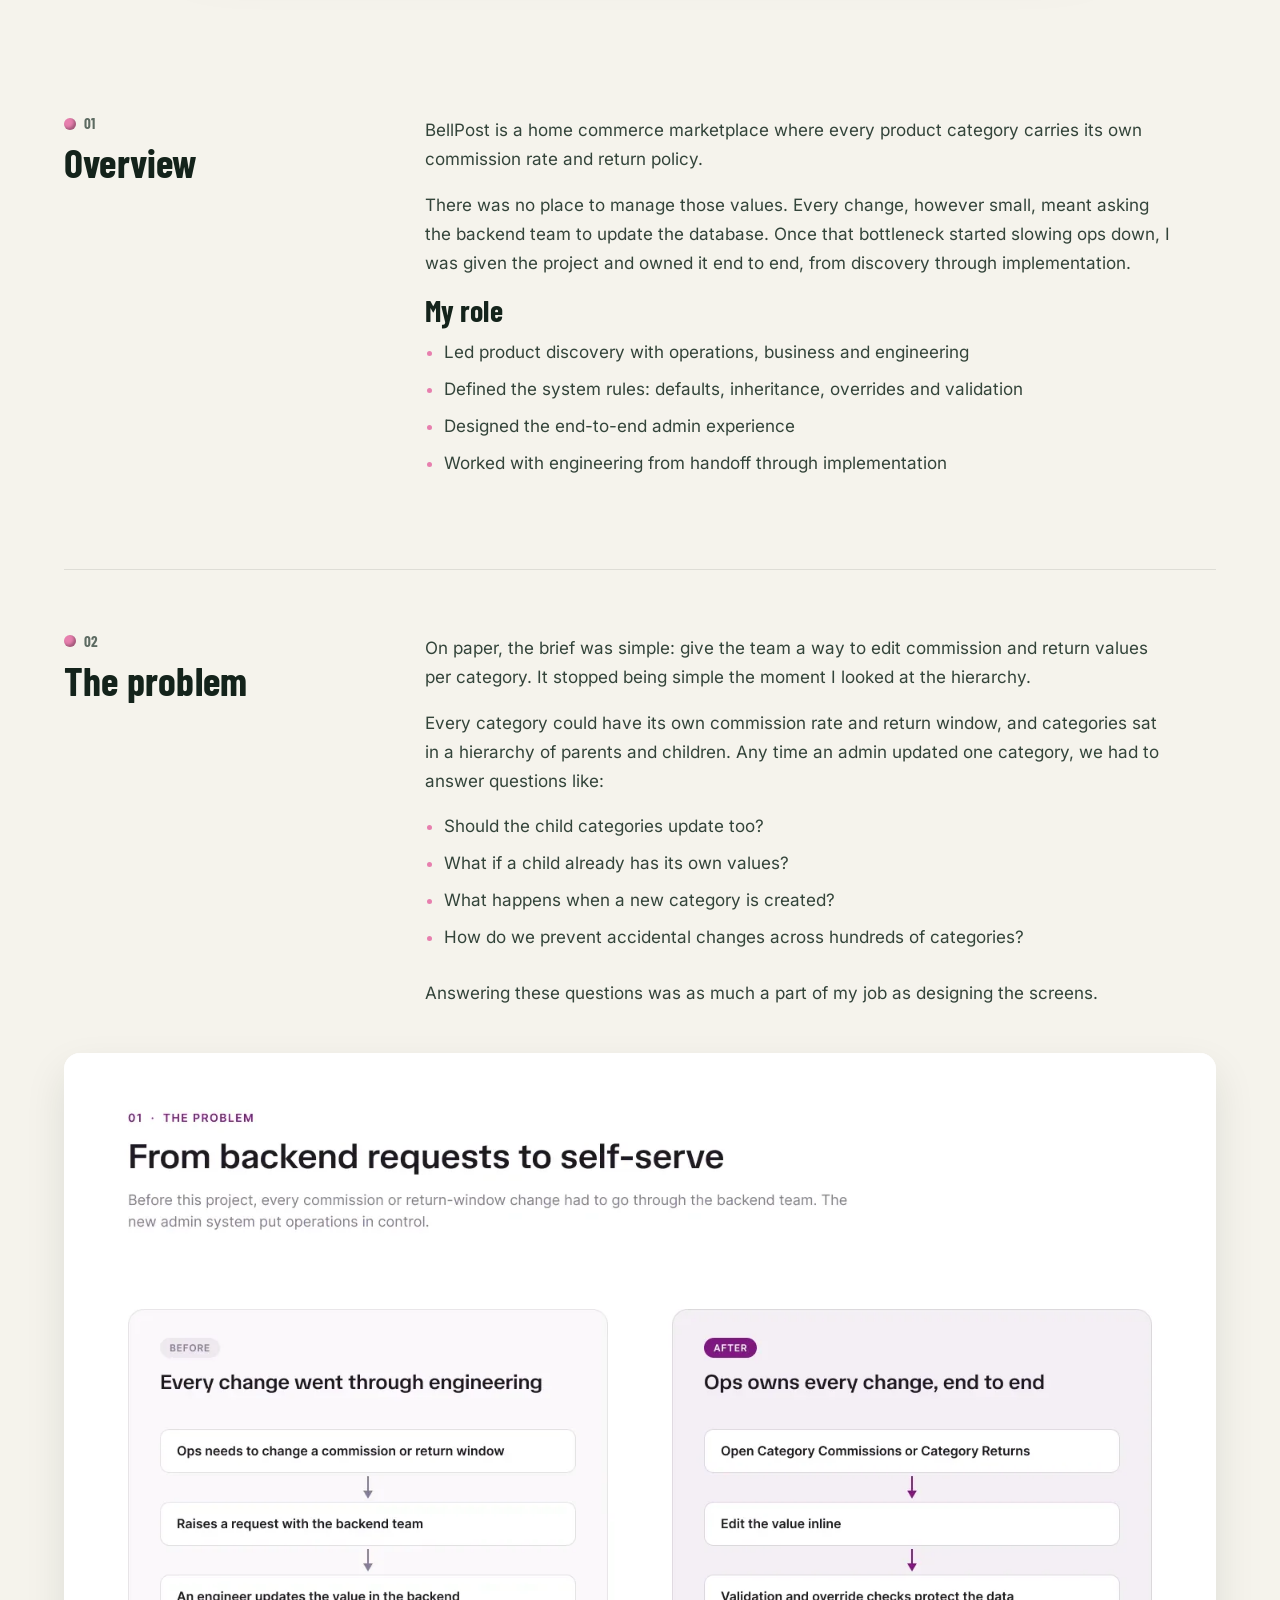
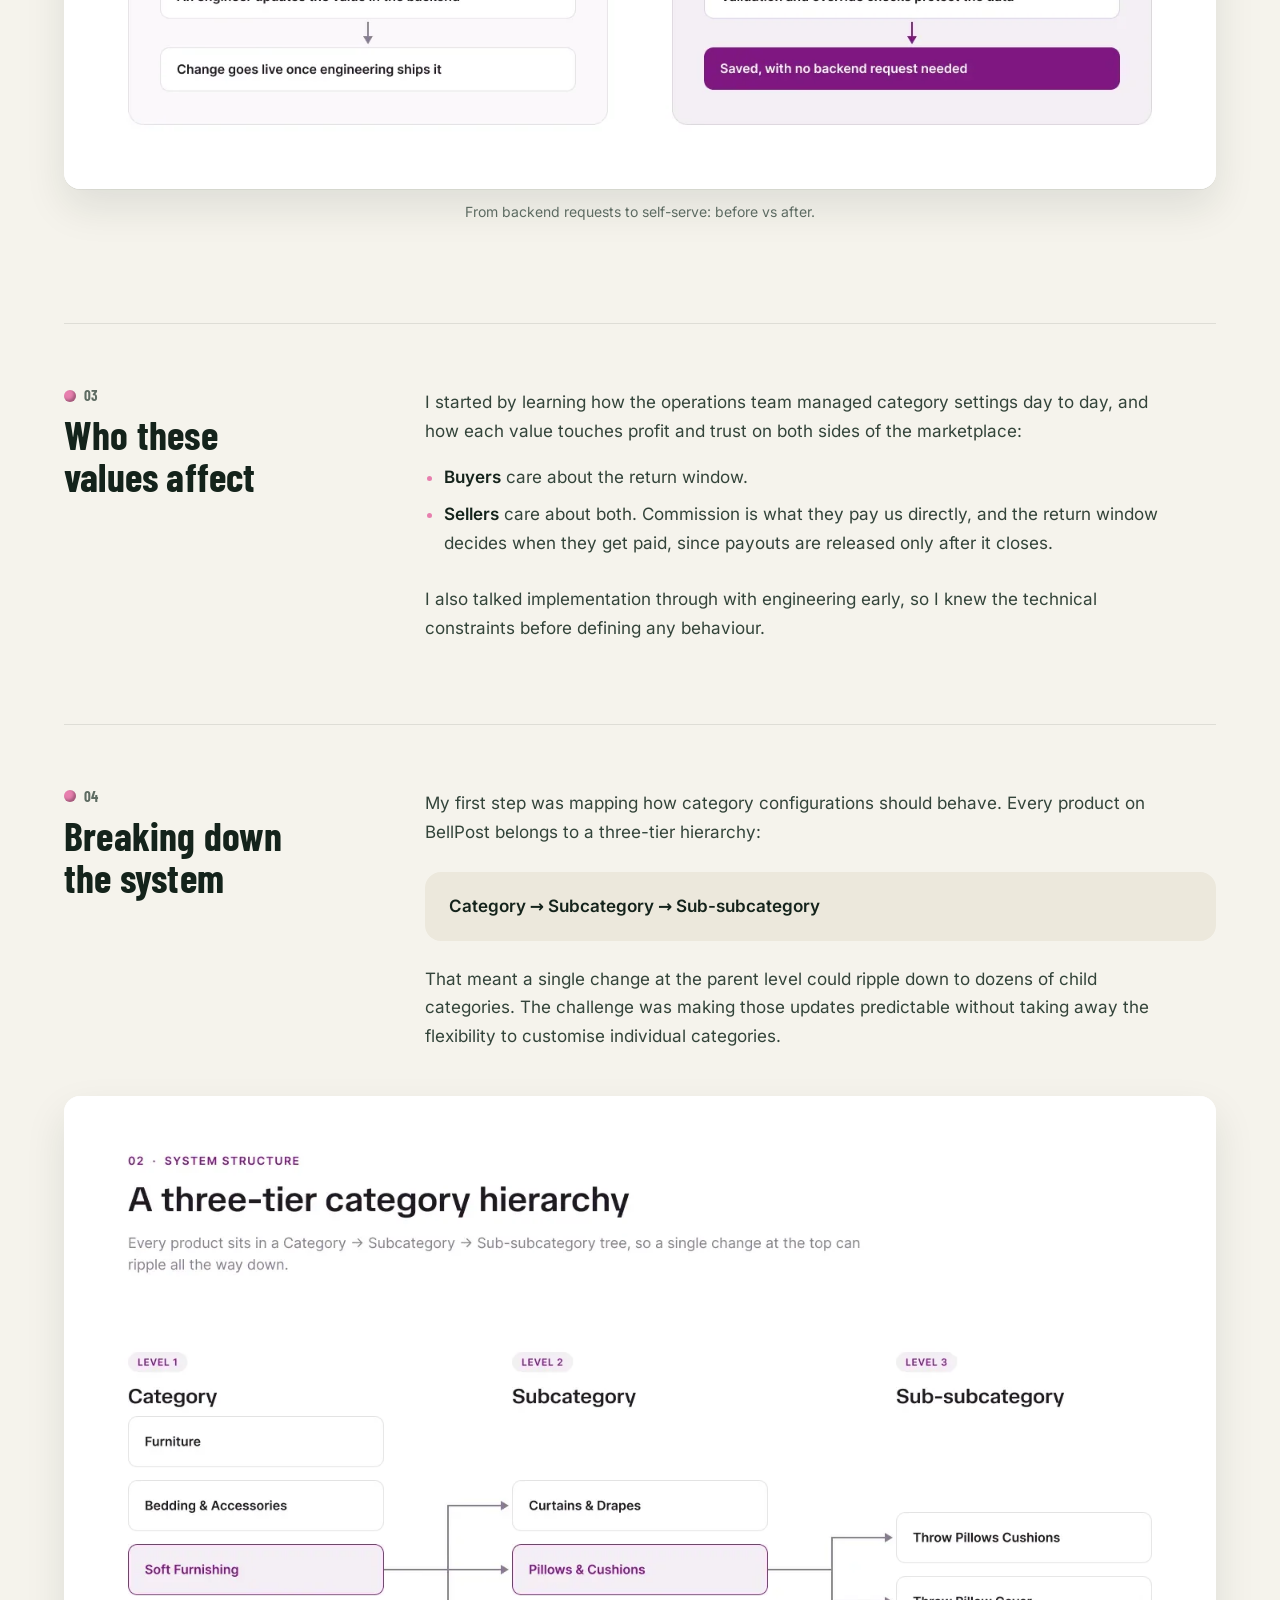
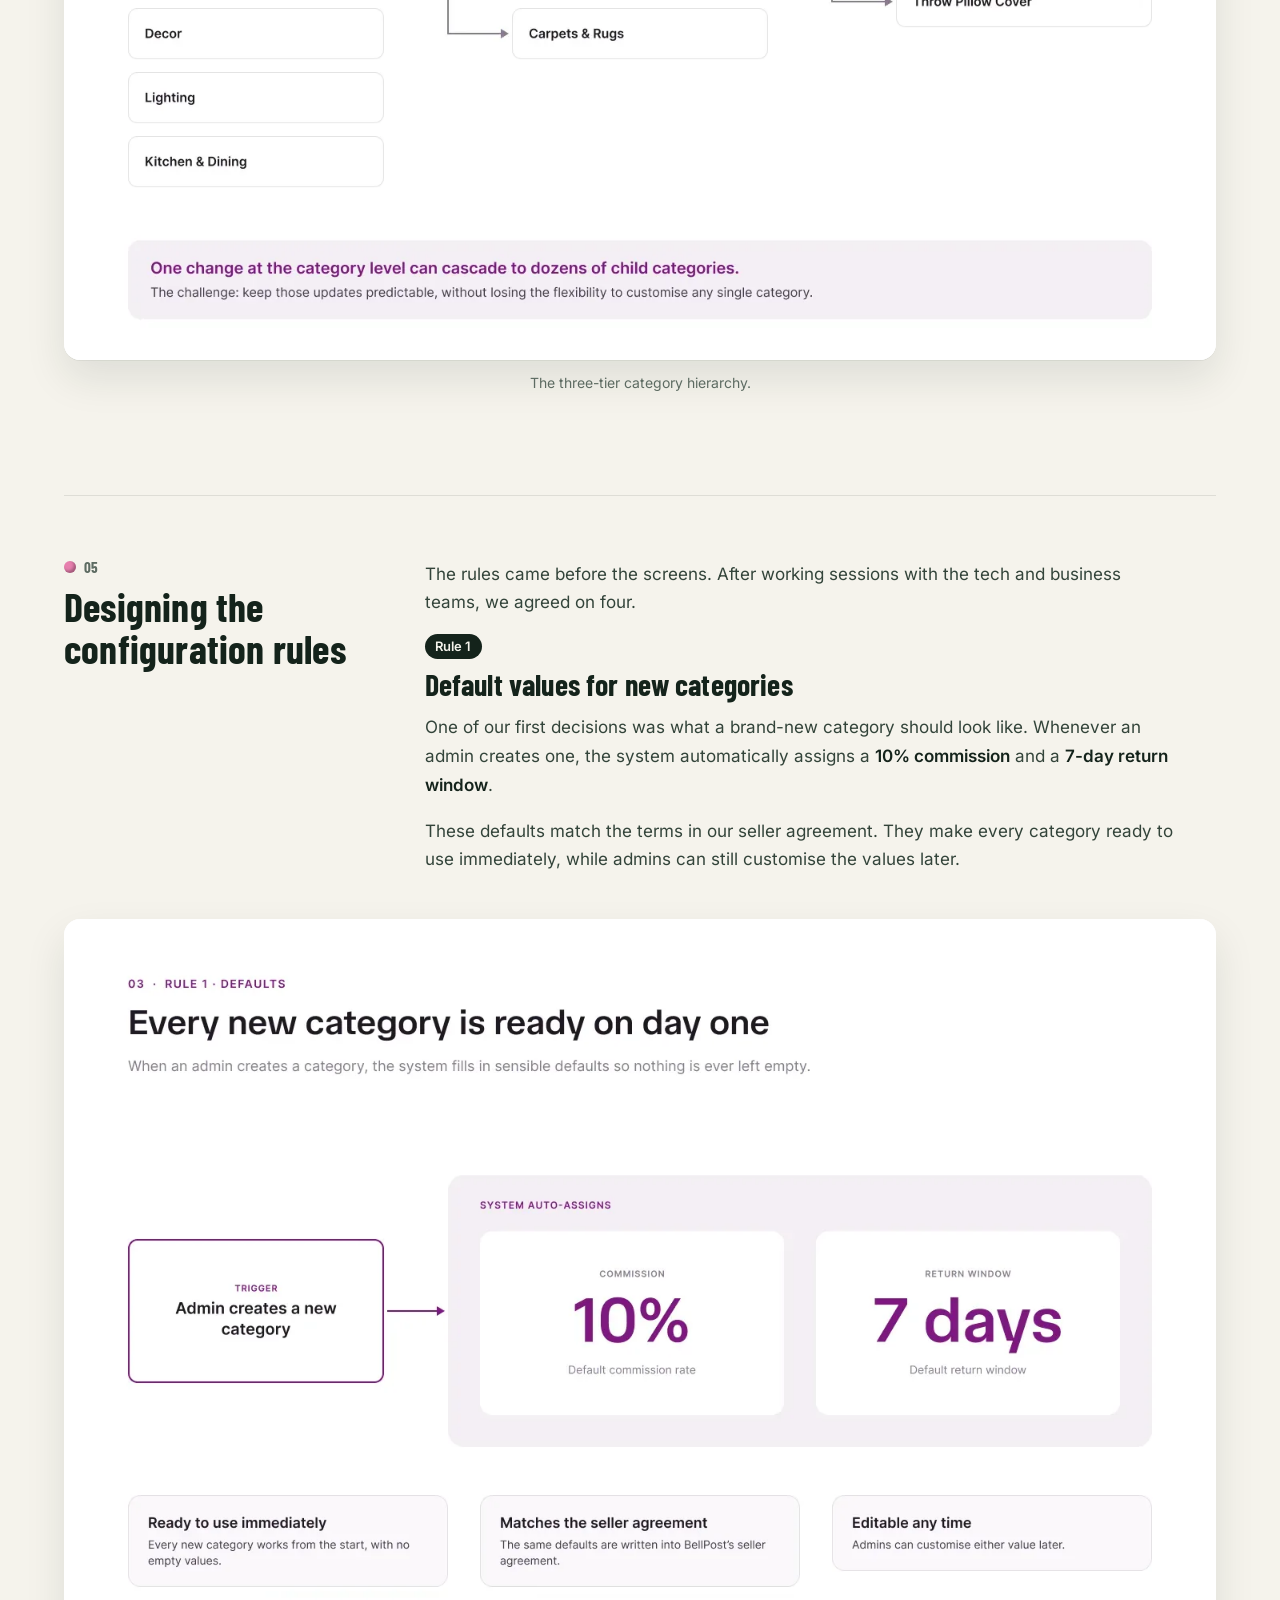
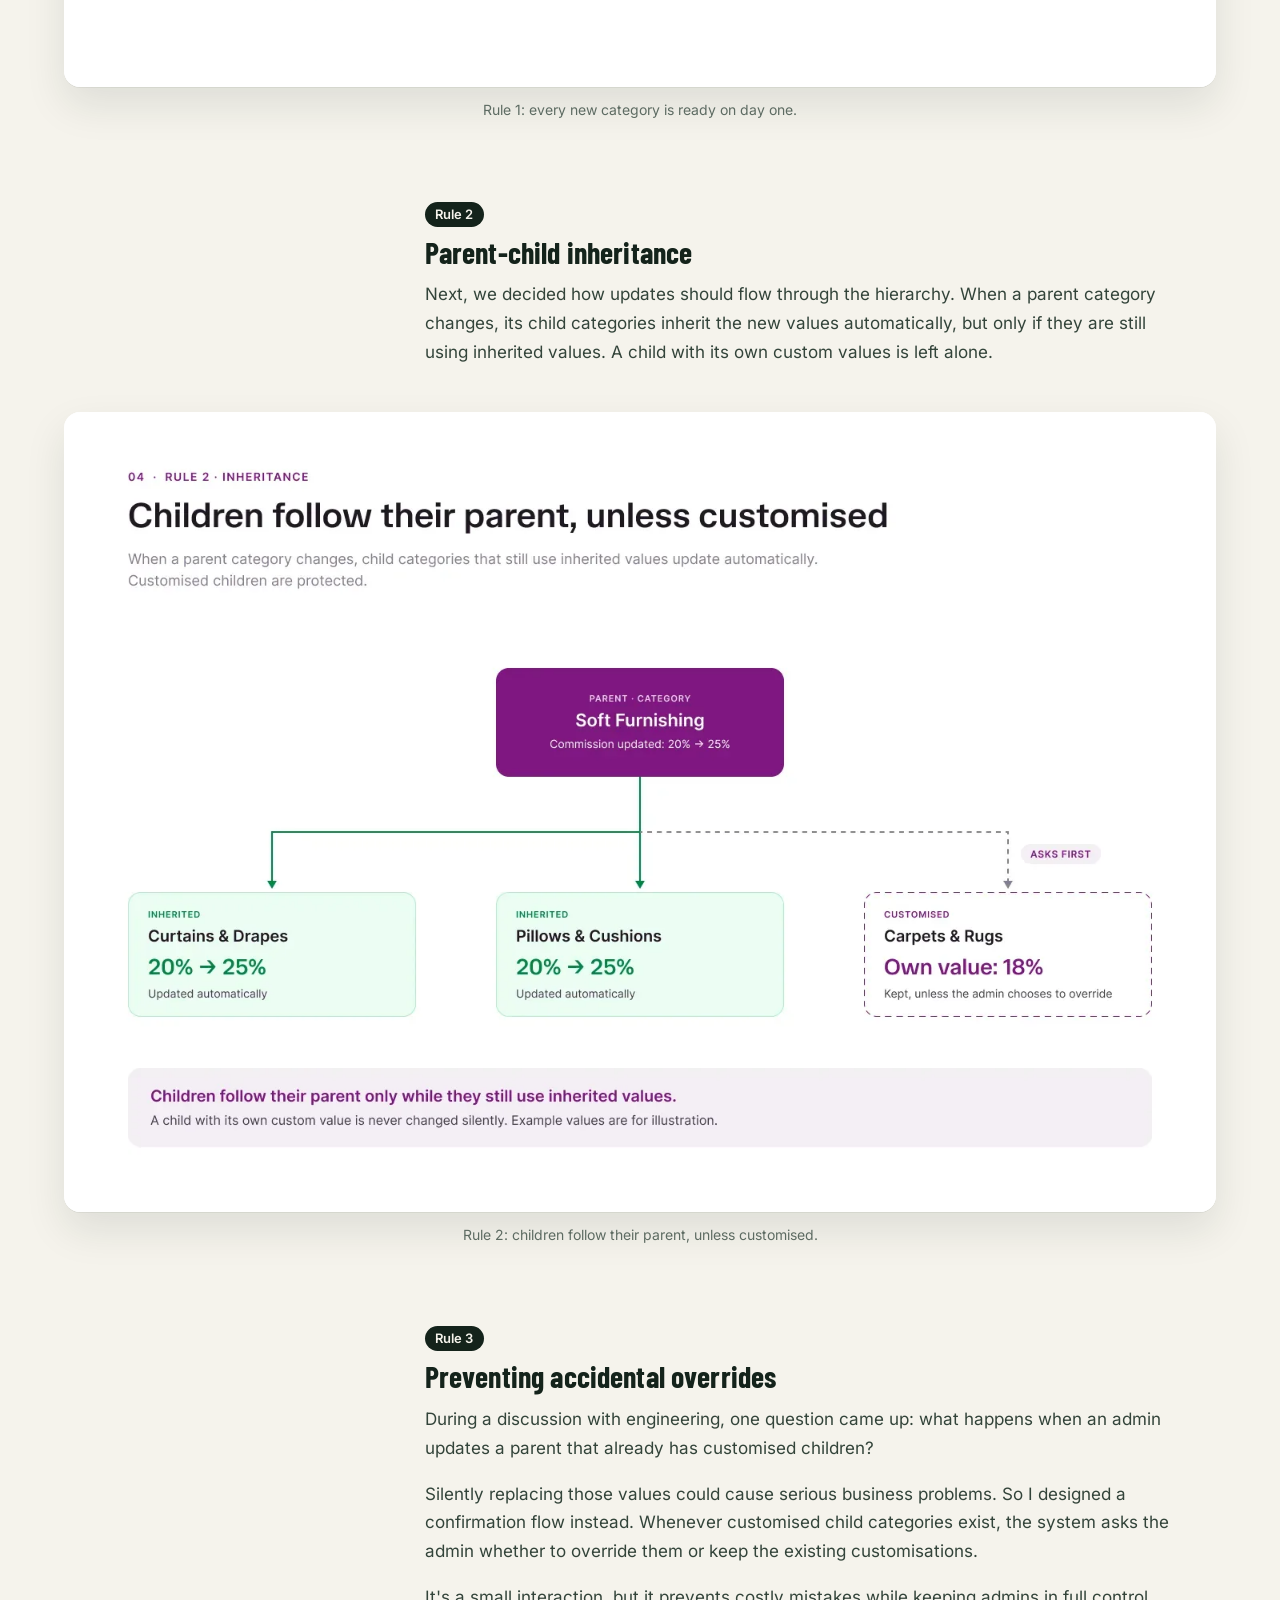
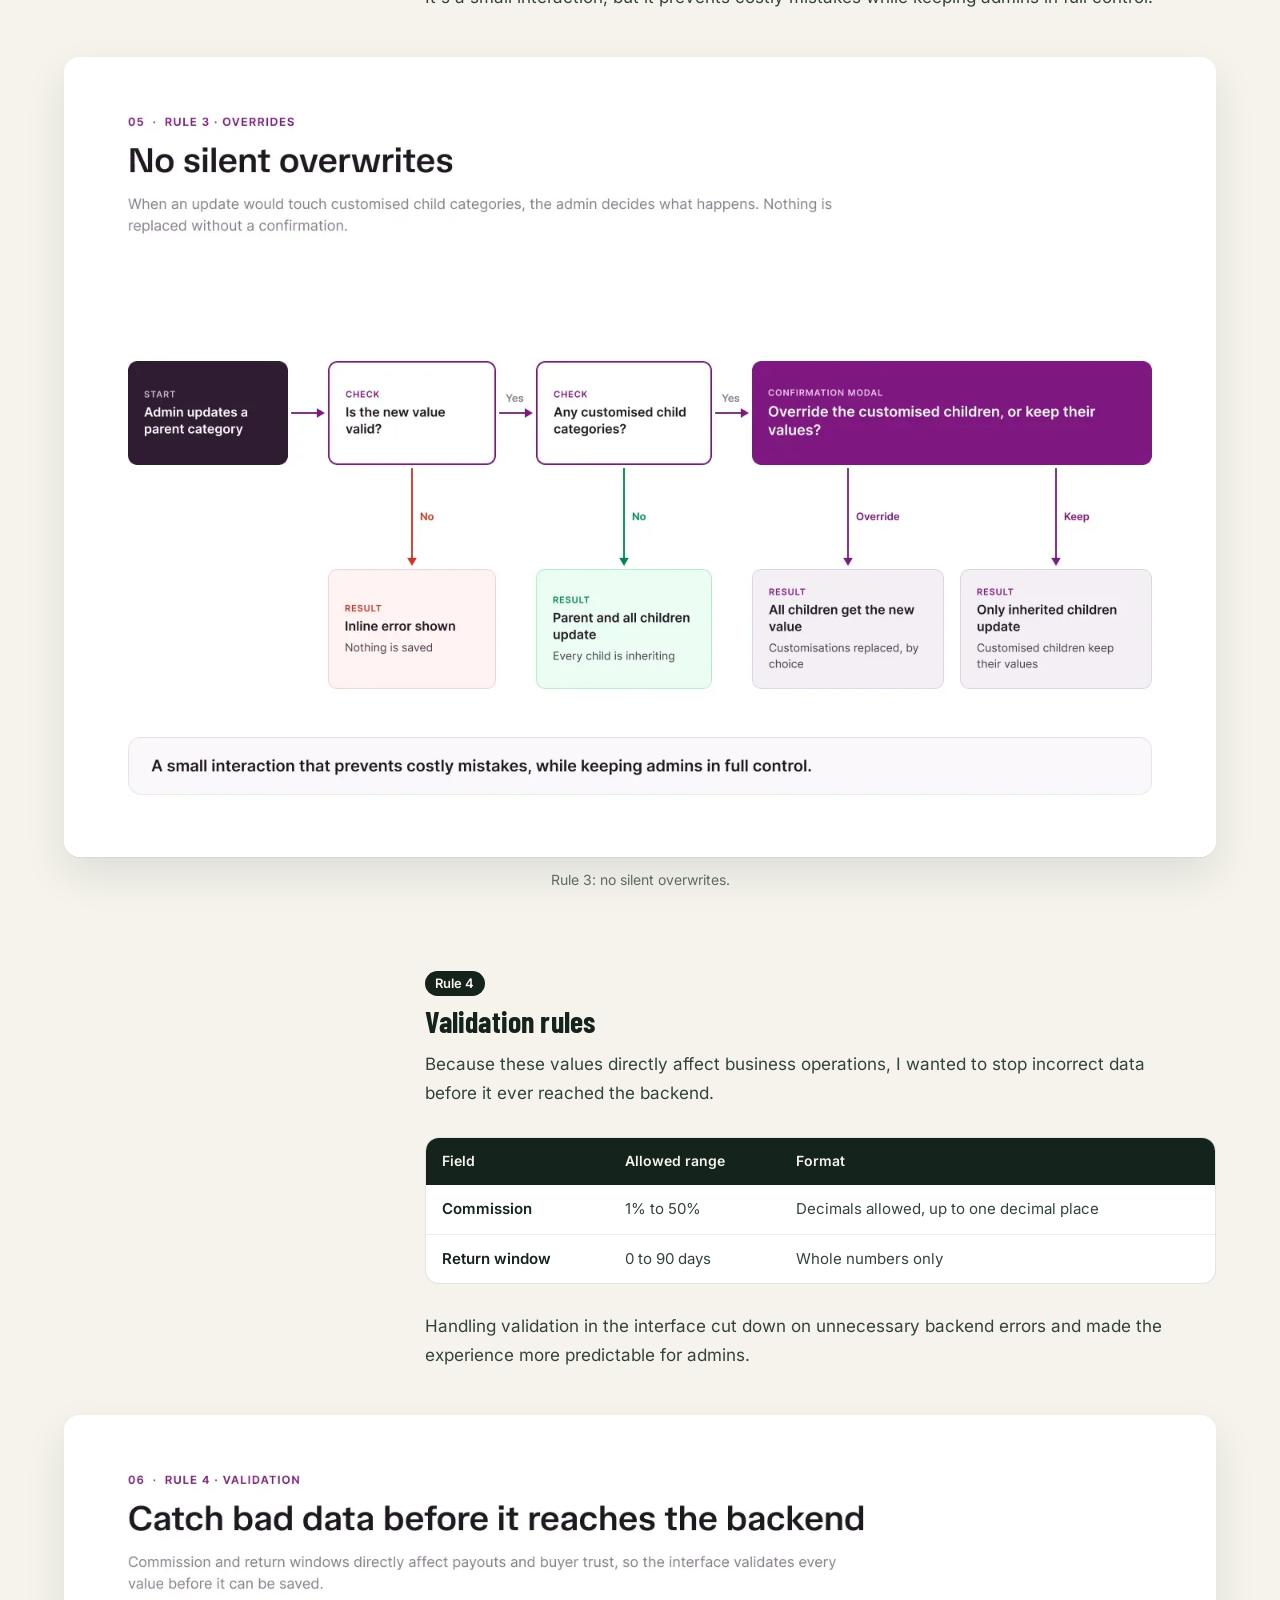
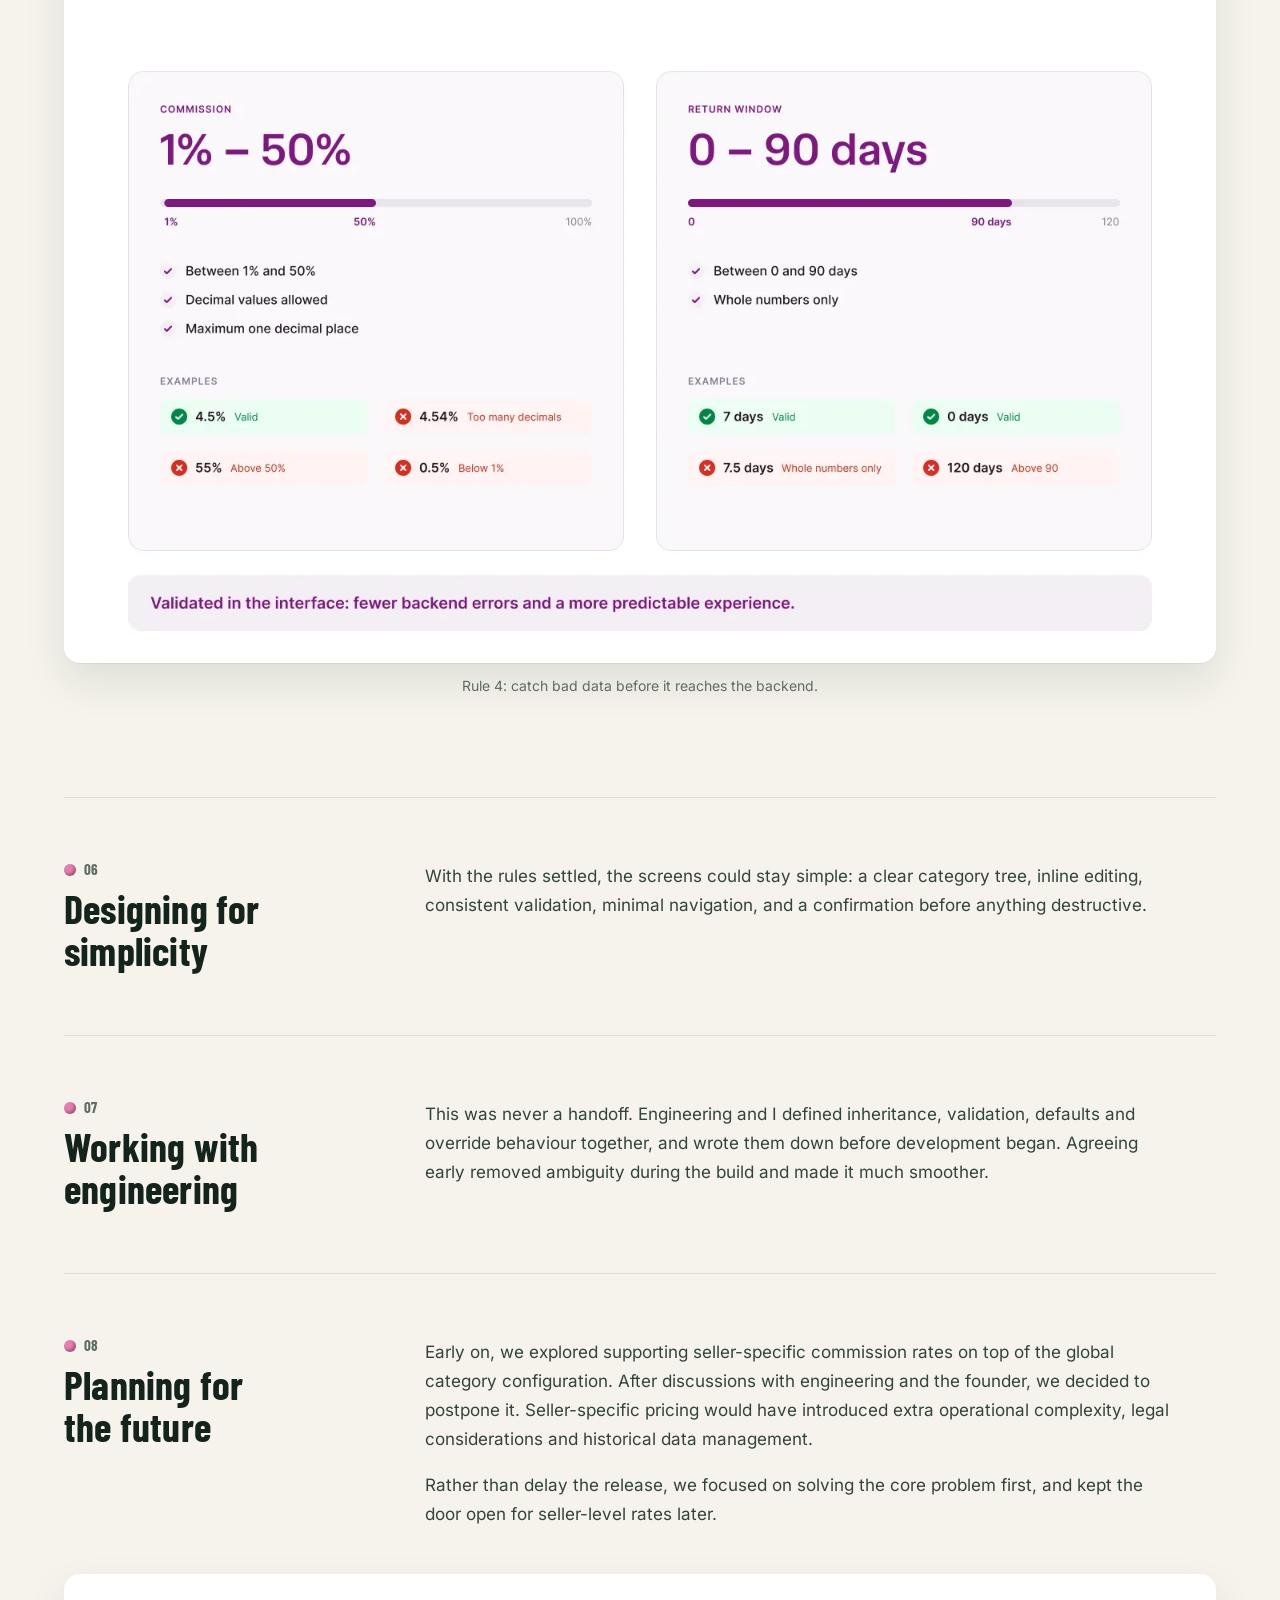
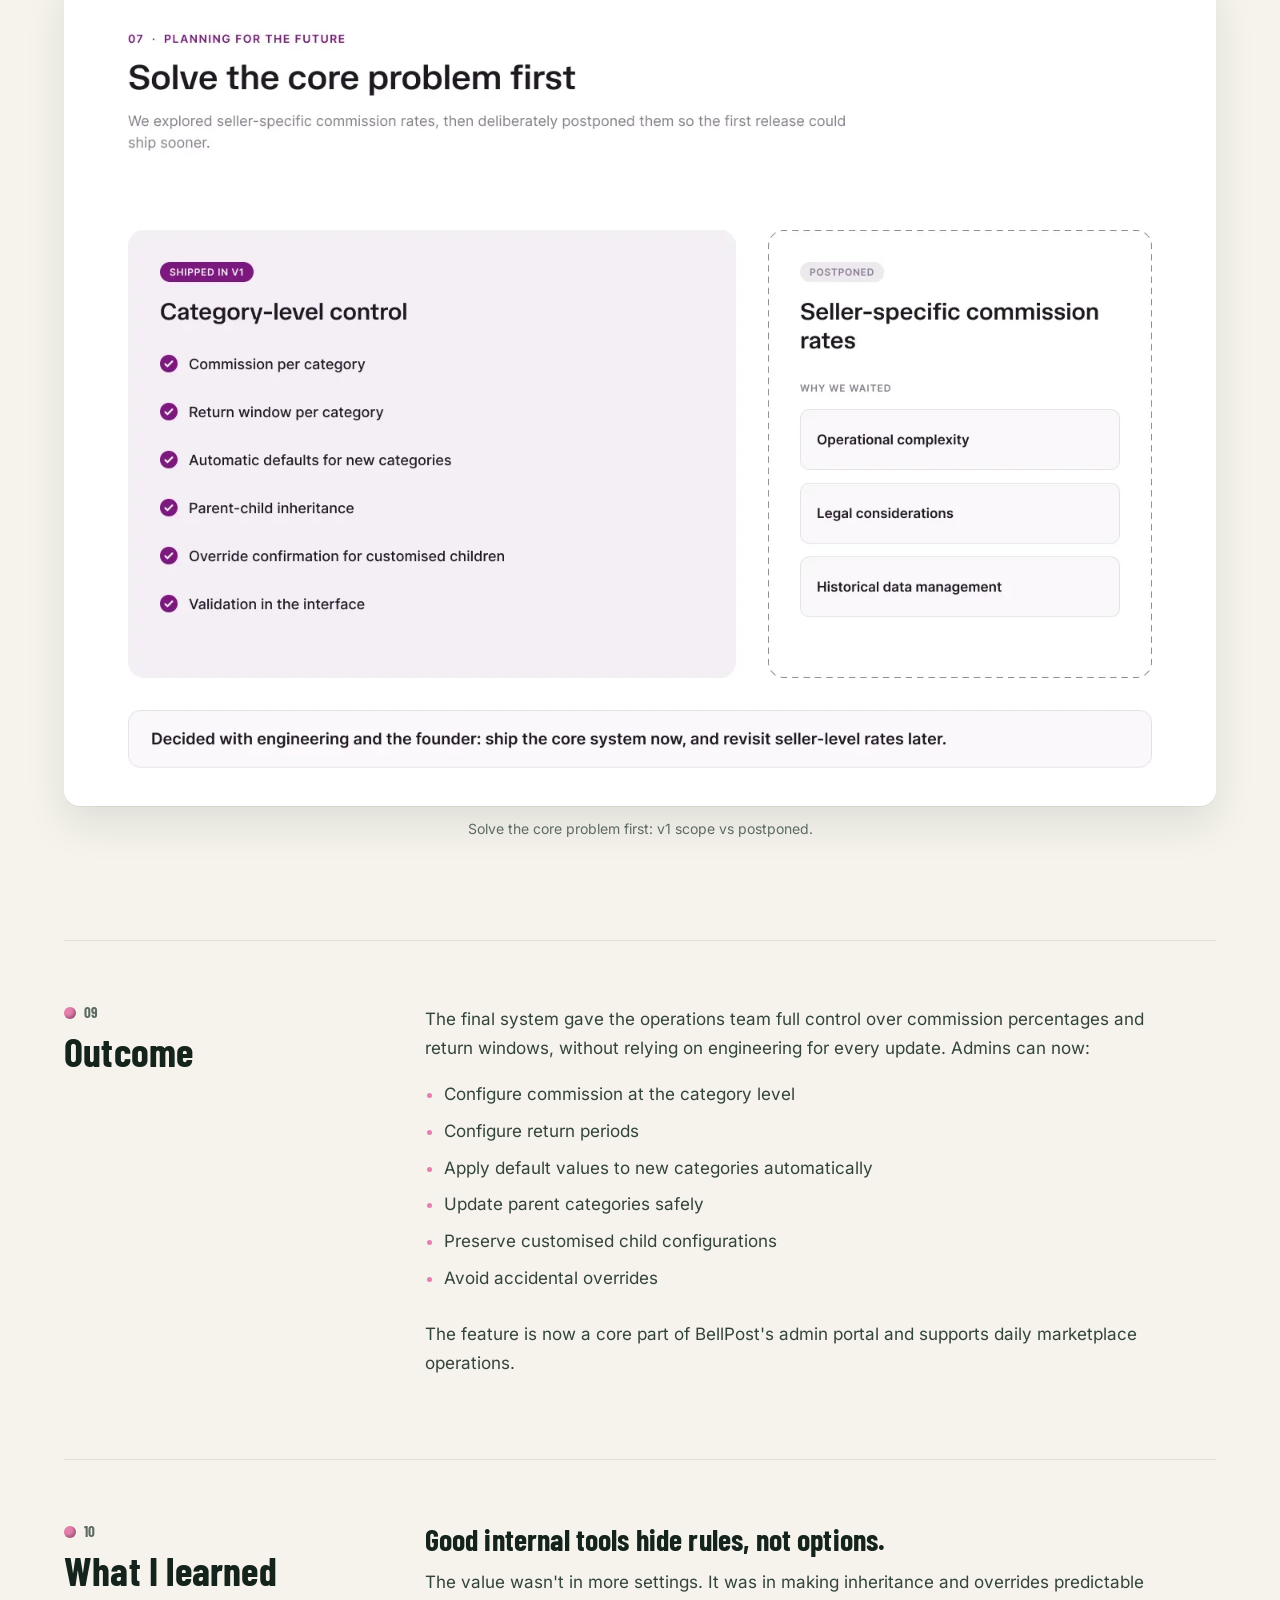
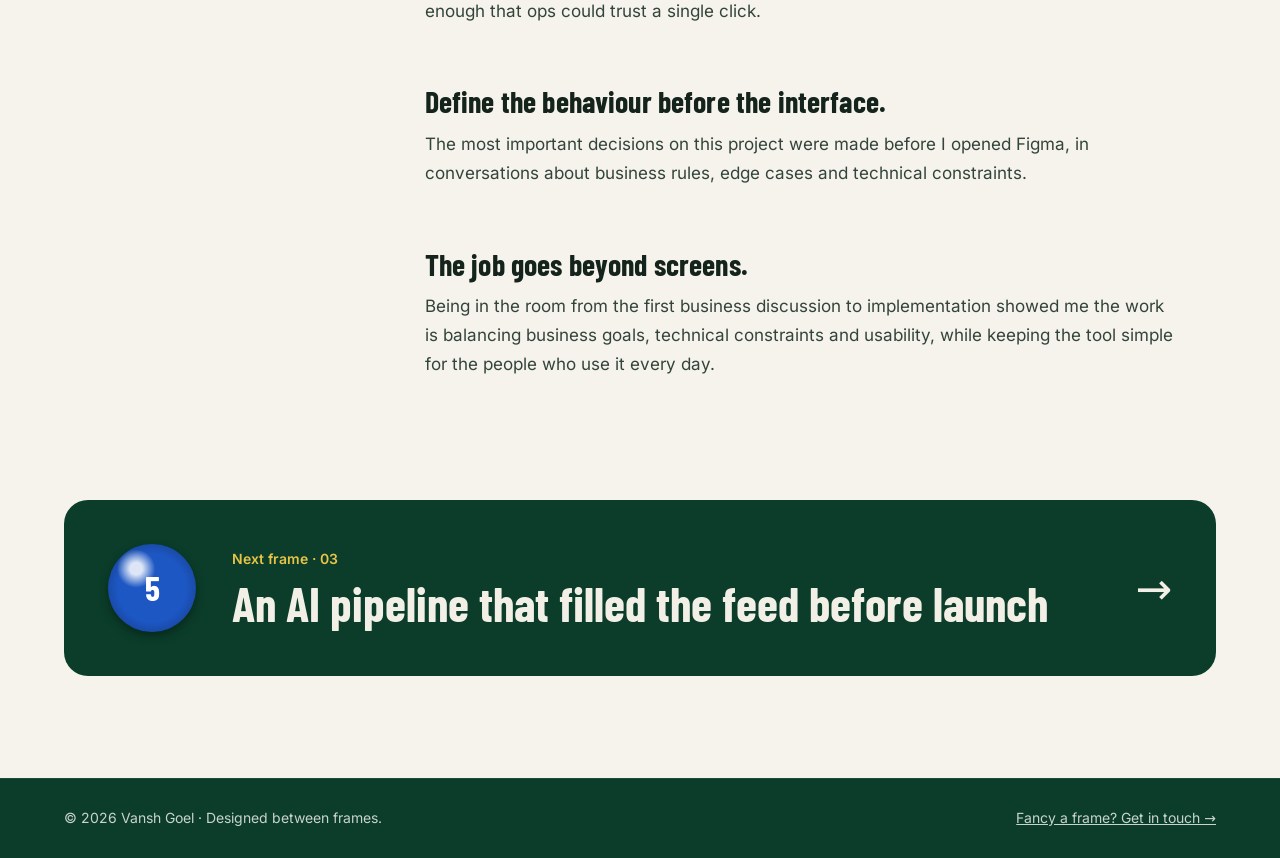
<file: work/commission-returns.html>
<!DOCTYPE html>
<html lang="en" class="no-js">
<head>
<meta charset="utf-8">
<meta name="viewport" content="width=device-width, initial-scale=1">
<title>Commission changes, from engineering ticket to self-serve · Vansh Goel</title>
<meta name="description" content="Every change to a category&#x27;s commission or return window used to need a backend update. I designed an admin system where ops set them themselves across a three-level category tree, with guardrails that stop costly mistakes.">
<meta name="theme-color" content="#0B3D2A">
<meta property="og:title" content="Commission changes, from engineering ticket to self-serve · Vansh Goel">
<meta property="og:description" content="Every change to a category&#x27;s commission or return window used to need a backend update. I designed an admin system where ops set them themselves across a three-level category tree, with guardrails that stop costly mistakes.">
<meta property="og:type" content="article">
<meta property="og:url" content="https://vanshgoel.com/work/commission-returns">
<meta property="og:image" content="https://vanshgoel.com/assets/og-commission-returns.jpg">
<meta property="og:image:width" content="1200"><meta property="og:image:height" content="630">
<meta name="twitter:card" content="summary_large_image">
<link rel="canonical" href="https://vanshgoel.com/work/commission-returns">
<link rel="icon" href="../assets/favicon.svg" type="image/svg+xml">
<link rel="preload" href="../assets/fonts/barlow-condensed-latin-700-normal.woff2" as="font" type="font/woff2" crossorigin>
<link rel="preload" href="../assets/fonts/inter-latin-400-normal.woff2" as="font" type="font/woff2" crossorigin>
<script>try{if(sessionStorage.getItem("vg-pt")&&!matchMedia("(prefers-reduced-motion: reduce)").matches)document.documentElement.classList.add("pt-enter");sessionStorage.removeItem("vg-pt")}catch(e){}</script>
<link rel="stylesheet" href="../assets/site.css">
<link rel="stylesheet" href="../assets/case.css">
</head>
<body class="cs-page" style="--fc:#E77FAE">
<a class="skip" href="#main">Skip to content</a>
<header class="nav">
  <div class="nav-in">
    <a class="logo" href="../index.html" aria-label="Vansh Goel, home"><span class="ball" data-c="cue" aria-hidden="true"></span>VANSH GOEL</a>
    <ul class="nav-links" id="menu">
      <li><a href="../index.html#frames">Work</a></li>
      <li><a href="../index.html#about">About</a></li>
      <li><a href="../index.html#approach">Approach</a></li>
      <li><a href="../index.html#contact">Contact</a></li>
      <li class="m-only"><a data-resume="../" href="#" target="_blank" rel="noopener" hidden>Resume ↗</a></li>
    </ul>
    <a class="btn btn-ghost nav-cta" data-resume="../" href="#" target="_blank" rel="noopener" hidden>Resume ↗</a>
    <button class="menu-btn" aria-label="Menu" aria-expanded="false" aria-controls="menu"><span></span><span></span></button>
  </div>
  <div class="cue-progress" aria-hidden="true"><i></i></div>
</header>
<main id="main">
<div class="cs-head">
  <div class="wrap">
    <a class="back" href="../index.html#frames">← All work</a>
    <p class="kicker"><span class="ball" data-c="pink" aria-hidden="true">6</span>Frame 02 · BellPost · Admin portal</p>
    <h1>Commission changes, from engineering ticket to self-serve</h1>
    <p class="lede">Every change to a category&#x27;s commission or return window used to need a backend update. I designed an admin system where ops set them themselves across a three-level category tree, with guardrails that stop costly mistakes.</p>
    <dl class="facts"><div><dt>Role</dt><dd>Product designer, end to end: discovery to implementation</dd></div><div><dt>Company</dt><dd>BellPost</dd></div><div><dt>Worked with</dt><dd>Operations, business and engineering</dd></div><div><dt>Platform</dt><dd>Admin portal (web)</dd></div><div class=outcome><dt>Outcome</dt><dd>Ops change commissions and return windows themselves, without an engineering ticket</dd></div></dl>
  </div>
</div>
<div class="cs-hero"><div class="wrap"><figure class="fig" style="max-width:896px;margin-inline:auto"><button class="zoom" type="button" data-full="../assets/img/commission-returns/hero-crop-1600.webp" aria-label="Enlarge image: BellPost admin screen for category commissions across categories and subcategories"><img src="../assets/img/commission-returns/hero-crop-800.webp" srcset="../assets/img/commission-returns/hero-crop-800.webp 800w, ../assets/img/commission-returns/hero-crop-1600.webp 896w" sizes="(max-width: 1240px) 100vw, 1200px" width="896" height="558" alt="BellPost admin screen for category commissions across categories and subcategories" fetchpriority="high"></button></figure></div>
  <p class="read-meta"><span>5 min read</span><span>10 sections</span><span>Tap any image to enlarge</span></p>
</div>
<article class="cs">
<section class="cs-sec" id="overview" data-short="Overview"><div class="lab"><div class="n">01</div><h2>Overview</h2></div>
<p>BellPost is a home commerce marketplace where every product category carries its own commission rate and return policy.</p>
<p>There was no place to manage those values. Every change, however small, meant asking the backend team to update the database. Once that bottleneck started slowing ops down, I was given the project and owned it end to end, from discovery through implementation.</p>
<h3>My role</h3>
<ul><li>Led product discovery with operations, business and engineering</li><li>Defined the system rules: defaults, inheritance, overrides and validation</li><li>Designed the end-to-end admin experience</li><li>Worked with engineering from handoff through implementation</li></ul>
</section>
<section class="cs-sec" id="the-problem" data-short="The problem"><div class="lab"><div class="n">02</div><h2>The problem</h2></div>
<p>On paper, the brief was simple: give the team a way to edit commission and return values per category. It stopped being simple the moment I looked at the hierarchy.</p>
<p>Every category could have its own commission rate and return window, and categories sat in a hierarchy of parents and children. Any time an admin updated one category, we had to answer questions like:</p>
<ul><li>Should the child categories update too?</li><li>What if a child already has its own values?</li><li>What happens when a new category is created?</li><li>How do we prevent accidental changes across hundreds of categories?</li></ul>
<p>Answering these questions was as much a part of my job as designing the screens.</p>
<figure class="fig"><button class="zoom" type="button" data-full="../assets/img/commission-returns/01-before-after-self-serve-1600.webp" data-cap="From backend requests to self-serve: before vs after." aria-label="Enlarge image: From backend requests to self-serve: before vs after."><img src="../assets/img/commission-returns/01-before-after-self-serve-800.webp" srcset="../assets/img/commission-returns/01-before-after-self-serve-800.webp 800w, ../assets/img/commission-returns/01-before-after-self-serve-1600.webp 1440w" sizes="(max-width: 1240px) 100vw, 1200px" width="1440" height="920" alt="From backend requests to self-serve: before vs after." loading="lazy" decoding="async"></button><figcaption>From backend requests to self-serve: before vs after.</figcaption></figure>
</section>
<section class="cs-sec" id="who-these-values-affect" data-short="Who these values affect"><div class="lab"><div class="n">03</div><h2>Who these values affect</h2></div>
<p>I started by learning how the operations team managed category settings day to day, and how each value touches profit and trust on both sides of the marketplace:</p>
<ul><li><strong>Buyers</strong> care about the return window.</li><li><strong>Sellers</strong> care about both. Commission is what they pay us directly, and the return window decides when they get paid, since payouts are released only after it closes.</li></ul>
<p>I also talked implementation through with engineering early, so I knew the technical constraints before defining any behaviour.</p>
</section>
<section class="cs-sec" id="breaking-down-the-system" data-short="Breaking down the system"><div class="lab"><div class="n">04</div><h2>Breaking down the system</h2></div>
<p>My first step was mapping how category configurations should behave. Every product on BellPost belongs to a three-tier hierarchy:</p>
<blockquote class="note"><p><strong>Category → Subcategory → Sub-subcategory</strong></p></blockquote>
<p>That meant a single change at the parent level could ripple down to dozens of child categories. The challenge was making those updates predictable without taking away the flexibility to customise individual categories.</p>
<figure class="fig"><button class="zoom" type="button" data-full="../assets/img/commission-returns/02-category-hierarchy-1600.webp" data-cap="The three-tier category hierarchy." aria-label="Enlarge image: The three-tier category hierarchy."><img src="../assets/img/commission-returns/02-category-hierarchy-800.webp" srcset="../assets/img/commission-returns/02-category-hierarchy-800.webp 800w, ../assets/img/commission-returns/02-category-hierarchy-1600.webp 1440w" sizes="(max-width: 1240px) 100vw, 1200px" width="1440" height="1080" alt="The three-tier category hierarchy." loading="lazy" decoding="async"></button><figcaption>The three-tier category hierarchy.</figcaption></figure>
</section>
<section class="cs-sec" id="designing-the-configuration-rules" data-short="Designing the configuration rules"><div class="lab"><div class="n">05</div><h2>Designing the configuration rules</h2></div>
<p>The rules came before the screens. After working sessions with the tech and business teams, we agreed on four.</p>
<h3><span class="chip">Rule 1</span>Default values for new categories</h3>
<p>One of our first decisions was what a brand-new category should look like. Whenever an admin creates one, the system automatically assigns a <strong>10% commission</strong> and a <strong>7-day return window</strong>.</p>
<p>These defaults match the terms in our seller agreement. They make every category ready to use immediately, while admins can still customise the values later.</p>
<figure class="fig"><button class="zoom" type="button" data-full="../assets/img/commission-returns/03-rule1-defaults-1600.webp" data-cap="Rule 1: every new category is ready on day one." aria-label="Enlarge image: Rule 1: every new category is ready on day one."><img src="../assets/img/commission-returns/03-rule1-defaults-800.webp" srcset="../assets/img/commission-returns/03-rule1-defaults-800.webp 800w, ../assets/img/commission-returns/03-rule1-defaults-1600.webp 1440w" sizes="(max-width: 1240px) 100vw, 1200px" width="1440" height="960" alt="Rule 1: every new category is ready on day one." loading="lazy" decoding="async"></button><figcaption>Rule 1: every new category is ready on day one.</figcaption></figure>
<h3><span class="chip">Rule 2</span>Parent-child inheritance</h3>
<p>Next, we decided how updates should flow through the hierarchy. When a parent category changes, its child categories inherit the new values automatically, but only if they are still using inherited values. A child with its own custom values is left alone.</p>
<figure class="fig"><button class="zoom" type="button" data-full="../assets/img/commission-returns/04-rule2-inheritance-1600.webp" data-cap="Rule 2: children follow their parent, unless customised." aria-label="Enlarge image: Rule 2: children follow their parent, unless customised."><img src="../assets/img/commission-returns/04-rule2-inheritance-800.webp" srcset="../assets/img/commission-returns/04-rule2-inheritance-800.webp 800w, ../assets/img/commission-returns/04-rule2-inheritance-1600.webp 1440w" sizes="(max-width: 1240px) 100vw, 1200px" width="1440" height="1000" alt="Rule 2: children follow their parent, unless customised." loading="lazy" decoding="async"></button><figcaption>Rule 2: children follow their parent, unless customised.</figcaption></figure>
<h3><span class="chip">Rule 3</span>Preventing accidental overrides</h3>
<p>During a discussion with engineering, one question came up: what happens when an admin updates a parent that already has customised children?</p>
<p>Silently replacing those values could cause serious business problems. So I designed a confirmation flow instead. Whenever customised child categories exist, the system asks the admin whether to override them or keep the existing customisations.</p>
<p>It&#x27;s a small interaction, but it prevents costly mistakes while keeping admins in full control.</p>
<figure class="fig"><button class="zoom" type="button" data-full="../assets/img/commission-returns/05-rule3-override-confirmation-1600.webp" data-cap="Rule 3: no silent overwrites." aria-label="Enlarge image: Rule 3: no silent overwrites."><img src="../assets/img/commission-returns/05-rule3-override-confirmation-800.webp" srcset="../assets/img/commission-returns/05-rule3-override-confirmation-800.webp 800w, ../assets/img/commission-returns/05-rule3-override-confirmation-1600.webp 1440w" sizes="(max-width: 1240px) 100vw, 1200px" width="1440" height="1000" alt="Rule 3: no silent overwrites." loading="lazy" decoding="async"></button><figcaption>Rule 3: no silent overwrites.</figcaption></figure>
<h3><span class="chip">Rule 4</span>Validation rules</h3>
<p>Because these values directly affect business operations, I wanted to stop incorrect data before it ever reached the backend.</p>
<div class="tbl"><table class="stack"><thead><tr><th scope="col">Field</th><th scope="col">Allowed range</th><th scope="col">Format</th></tr></thead><tbody><tr><td data-l="Field">Commission</td><td data-l="Allowed range">1% to 50%</td><td data-l="Format">Decimals allowed, up to one decimal place</td></tr><tr><td data-l="Field">Return window</td><td data-l="Allowed range">0 to 90 days</td><td data-l="Format">Whole numbers only</td></tr></tbody></table></div>
<p>Handling validation in the interface cut down on unnecessary backend errors and made the experience more predictable for admins.</p>
<figure class="fig"><button class="zoom" type="button" data-full="../assets/img/commission-returns/06-rule4-validation-1600.webp" data-cap="Rule 4: catch bad data before it reaches the backend." aria-label="Enlarge image: Rule 4: catch bad data before it reaches the backend."><img src="../assets/img/commission-returns/06-rule4-validation-800.webp" srcset="../assets/img/commission-returns/06-rule4-validation-800.webp 800w, ../assets/img/commission-returns/06-rule4-validation-1600.webp 1440w" sizes="(max-width: 1240px) 100vw, 1200px" width="1440" height="1060" alt="Rule 4: catch bad data before it reaches the backend." loading="lazy" decoding="async"></button><figcaption>Rule 4: catch bad data before it reaches the backend.</figcaption></figure>
</section>
<section class="cs-sec" id="designing-for-simplicity" data-short="Designing for simplicity"><div class="lab"><div class="n">06</div><h2>Designing for simplicity</h2></div>
<p>With the rules settled, the screens could stay simple: a clear category tree, inline editing, consistent validation, minimal navigation, and a confirmation before anything destructive.</p>
</section>
<section class="cs-sec" id="working-with-engineering" data-short="Working with engineering"><div class="lab"><div class="n">07</div><h2>Working with engineering</h2></div>
<p>This was never a handoff. Engineering and I defined inheritance, validation, defaults and override behaviour together, and wrote them down before development began. Agreeing early removed ambiguity during the build and made it much smoother.</p>
</section>
<section class="cs-sec" id="planning-for-the-future" data-short="Planning for the future"><div class="lab"><div class="n">08</div><h2>Planning for the future</h2></div>
<p>Early on, we explored supporting seller-specific commission rates on top of the global category configuration. After discussions with engineering and the founder, we decided to postpone it. Seller-specific pricing would have introduced extra operational complexity, legal considerations and historical data management.</p>
<p>Rather than delay the release, we focused on solving the core problem first, and kept the door open for seller-level rates later.</p>
<figure class="fig"><button class="zoom" type="button" data-full="../assets/img/commission-returns/07-future-scope-1600.webp" data-cap="Solve the core problem first: v1 scope vs postponed." aria-label="Enlarge image: Solve the core problem first: v1 scope vs postponed."><img src="../assets/img/commission-returns/07-future-scope-800.webp" srcset="../assets/img/commission-returns/07-future-scope-800.webp 800w, ../assets/img/commission-returns/07-future-scope-1600.webp 1440w" sizes="(max-width: 1240px) 100vw, 1200px" width="1440" height="1040" alt="Solve the core problem first: v1 scope vs postponed." loading="lazy" decoding="async"></button><figcaption>Solve the core problem first: v1 scope vs postponed.</figcaption></figure>
</section>
<section class="cs-sec" id="outcome" data-short="Outcome"><div class="lab"><div class="n">09</div><h2>Outcome</h2></div>
<p>The final system gave the operations team full control over commission percentages and return windows, without relying on engineering for every update. Admins can now:</p>
<ul><li>Configure commission at the category level</li><li>Configure return periods</li><li>Apply default values to new categories automatically</li><li>Update parent categories safely</li><li>Preserve customised child configurations</li><li>Avoid accidental overrides</li></ul>
<p>The feature is now a core part of BellPost&#x27;s admin portal and supports daily marketplace operations.</p>
</section>
<section class="cs-sec" id="what-i-learned" data-short="What I learned"><div class="lab"><div class="n">10</div><h2>What I learned</h2></div>
<h3>Good internal tools hide rules, not options.</h3>
<p>The value wasn&#x27;t in more settings. It was in making inheritance and overrides predictable enough that ops could trust a single click.</p>
<h3>Define the behaviour before the interface.</h3>
<p>The most important decisions on this project were made before I opened Figma, in conversations about business rules, edge cases and technical constraints.</p>
<h3>The job goes beyond screens.</h3>
<p>Being in the room from the first business discussion to implementation showed me the work is balancing business goals, technical constraints and usability, while keeping the tool simple for the people who use it every day.</p>
</section>
</article>
<nav class="next" aria-label="Next case study"><a href="ai-image-workflow.html"><span class="ball" data-c="blue" aria-hidden="true">5</span><span><small>Next frame · 03</small><strong>An AI pipeline that filled the feed before launch</strong></span><span class="arr" aria-hidden="true">→</span></a></nav>
</main>
<div class="toc-wrap">
  <nav class="toc" id="toc" aria-label="Sections"><ol><li><a href="#overview"><span>01</span>Overview</a></li><li><a href="#the-problem"><span>02</span>The problem</a></li><li><a href="#who-these-values-affect"><span>03</span>Who these values affect</a></li><li><a href="#breaking-down-the-system"><span>04</span>Breaking down the system</a></li><li><a href="#designing-the-configuration-rules"><span>05</span>Designing the configuration rules</a></li><li><a href="#designing-for-simplicity"><span>06</span>Designing for simplicity</a></li><li><a href="#working-with-engineering"><span>07</span>Working with engineering</a></li><li><a href="#planning-for-the-future"><span>08</span>Planning for the future</a></li><li><a href="#outcome"><span>09</span>Outcome</a></li><li><a href="#what-i-learned"><span>10</span>What I learned</a></li></ol></nav>
  <button class="toc-btn" type="button" aria-expanded="false" aria-controls="toc"><span class="ball" data-c="pink" aria-hidden="true">6</span><span class="cur">Contents</span></button>
</div>
<footer class="foot">
  <div class="wrap">
    <span>© 2026 Vansh Goel · Designed between frames.</span>
    <a href="../index.html#contact">Fancy a frame? Get in touch →</a>
  </div>
</footer>
<script src="../assets/site.js"></script>
</body>
</html>
</file>
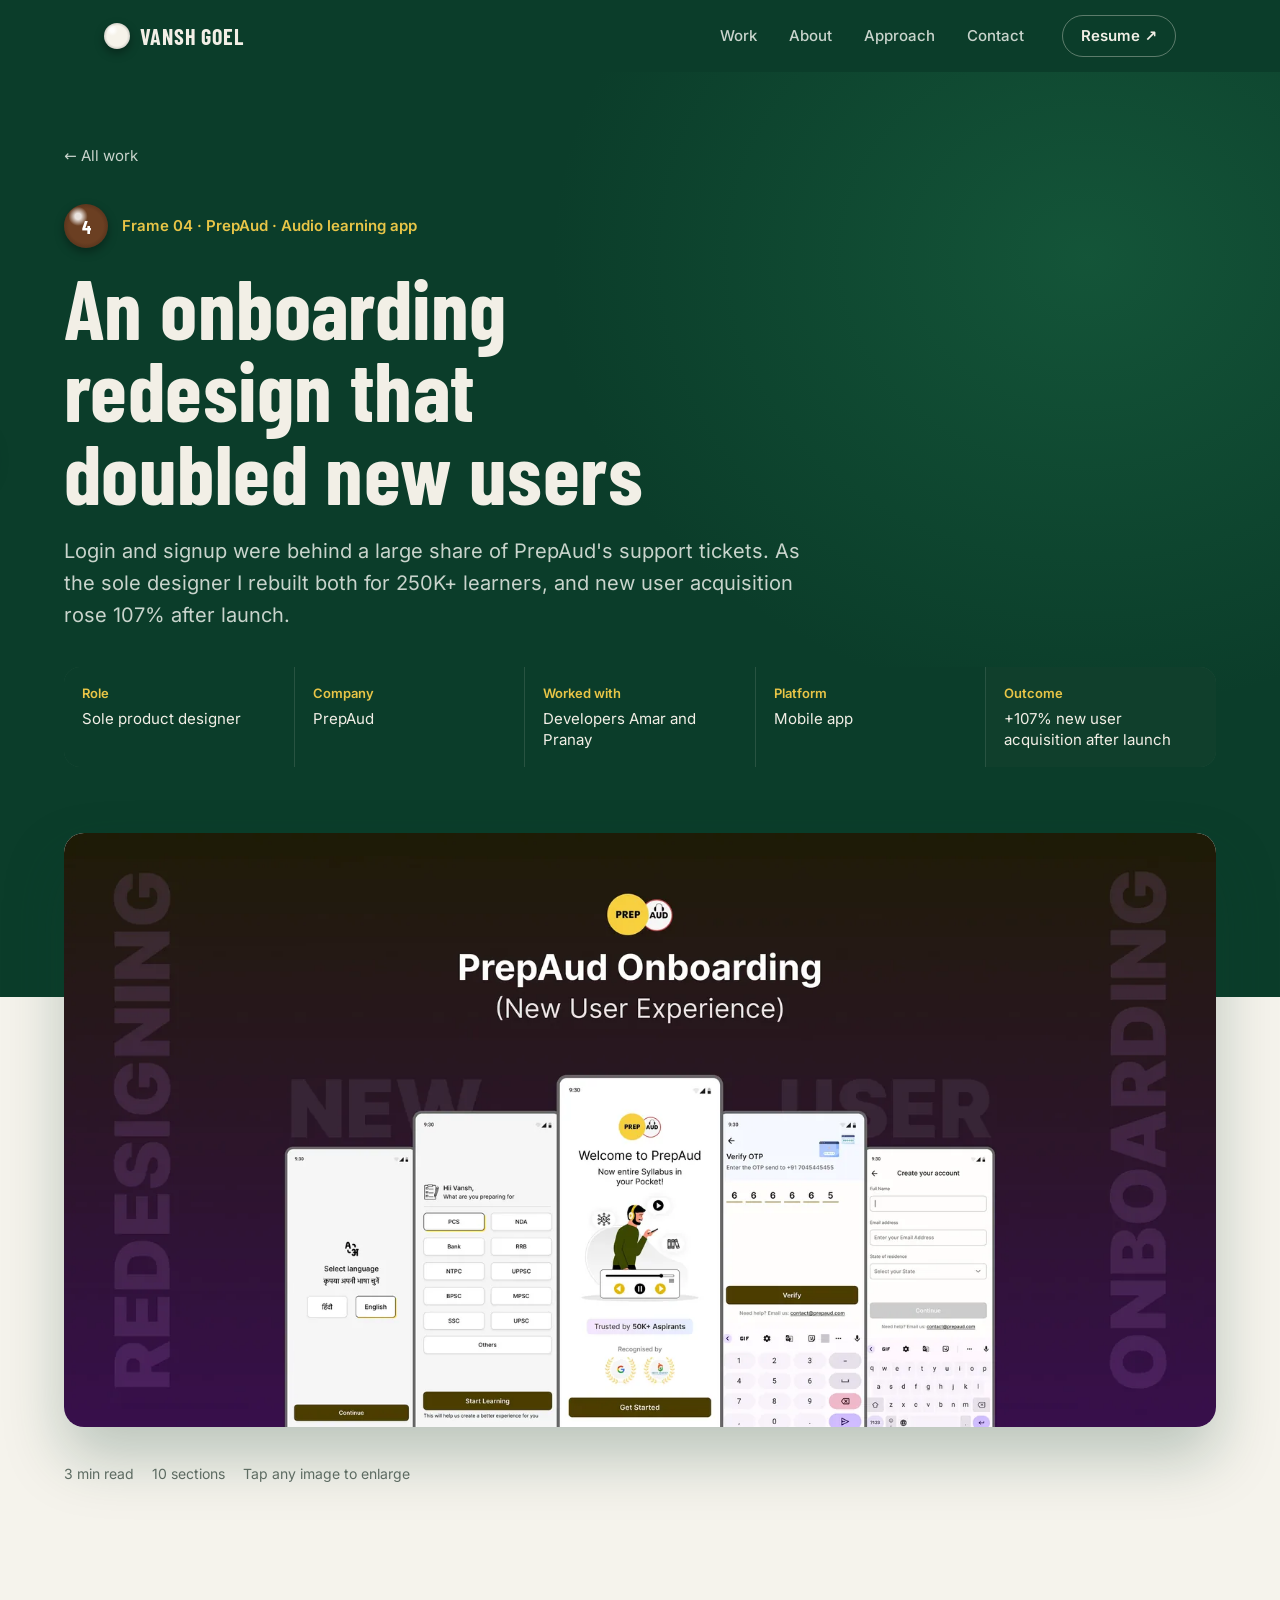
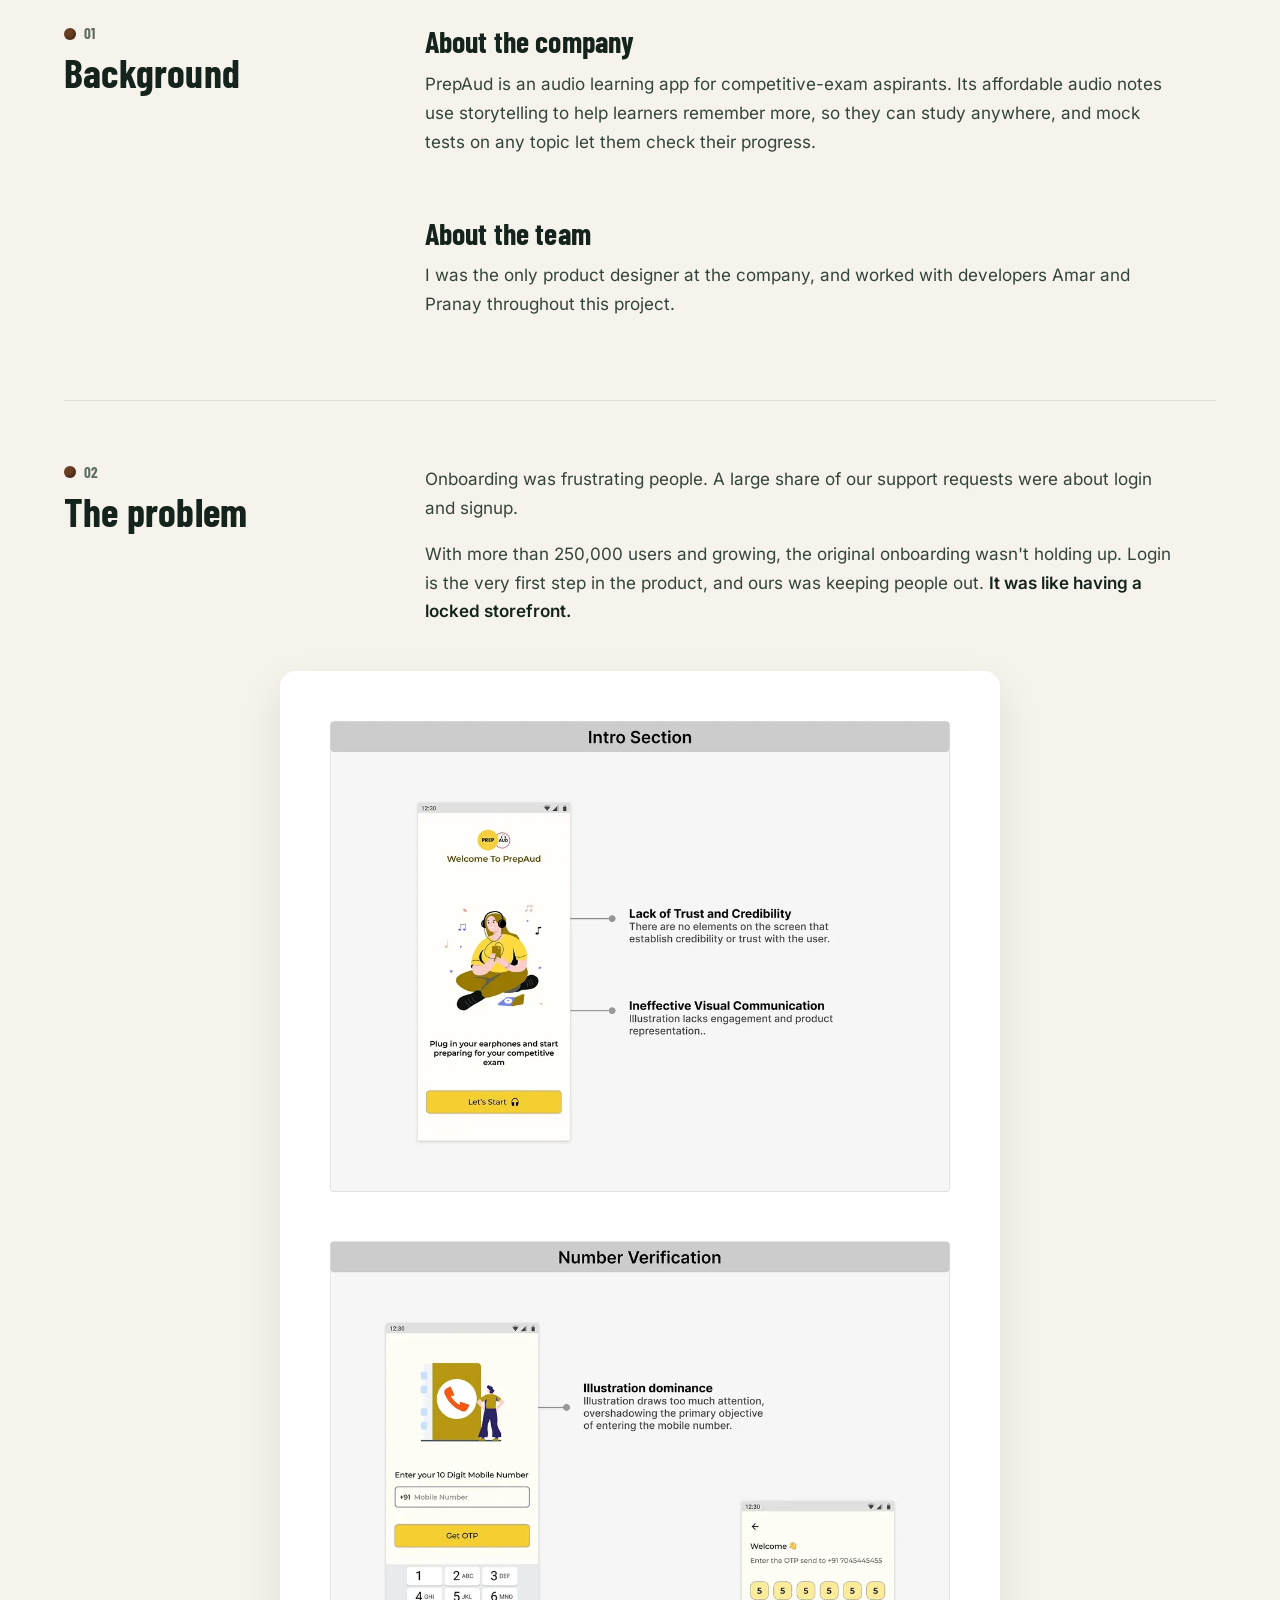
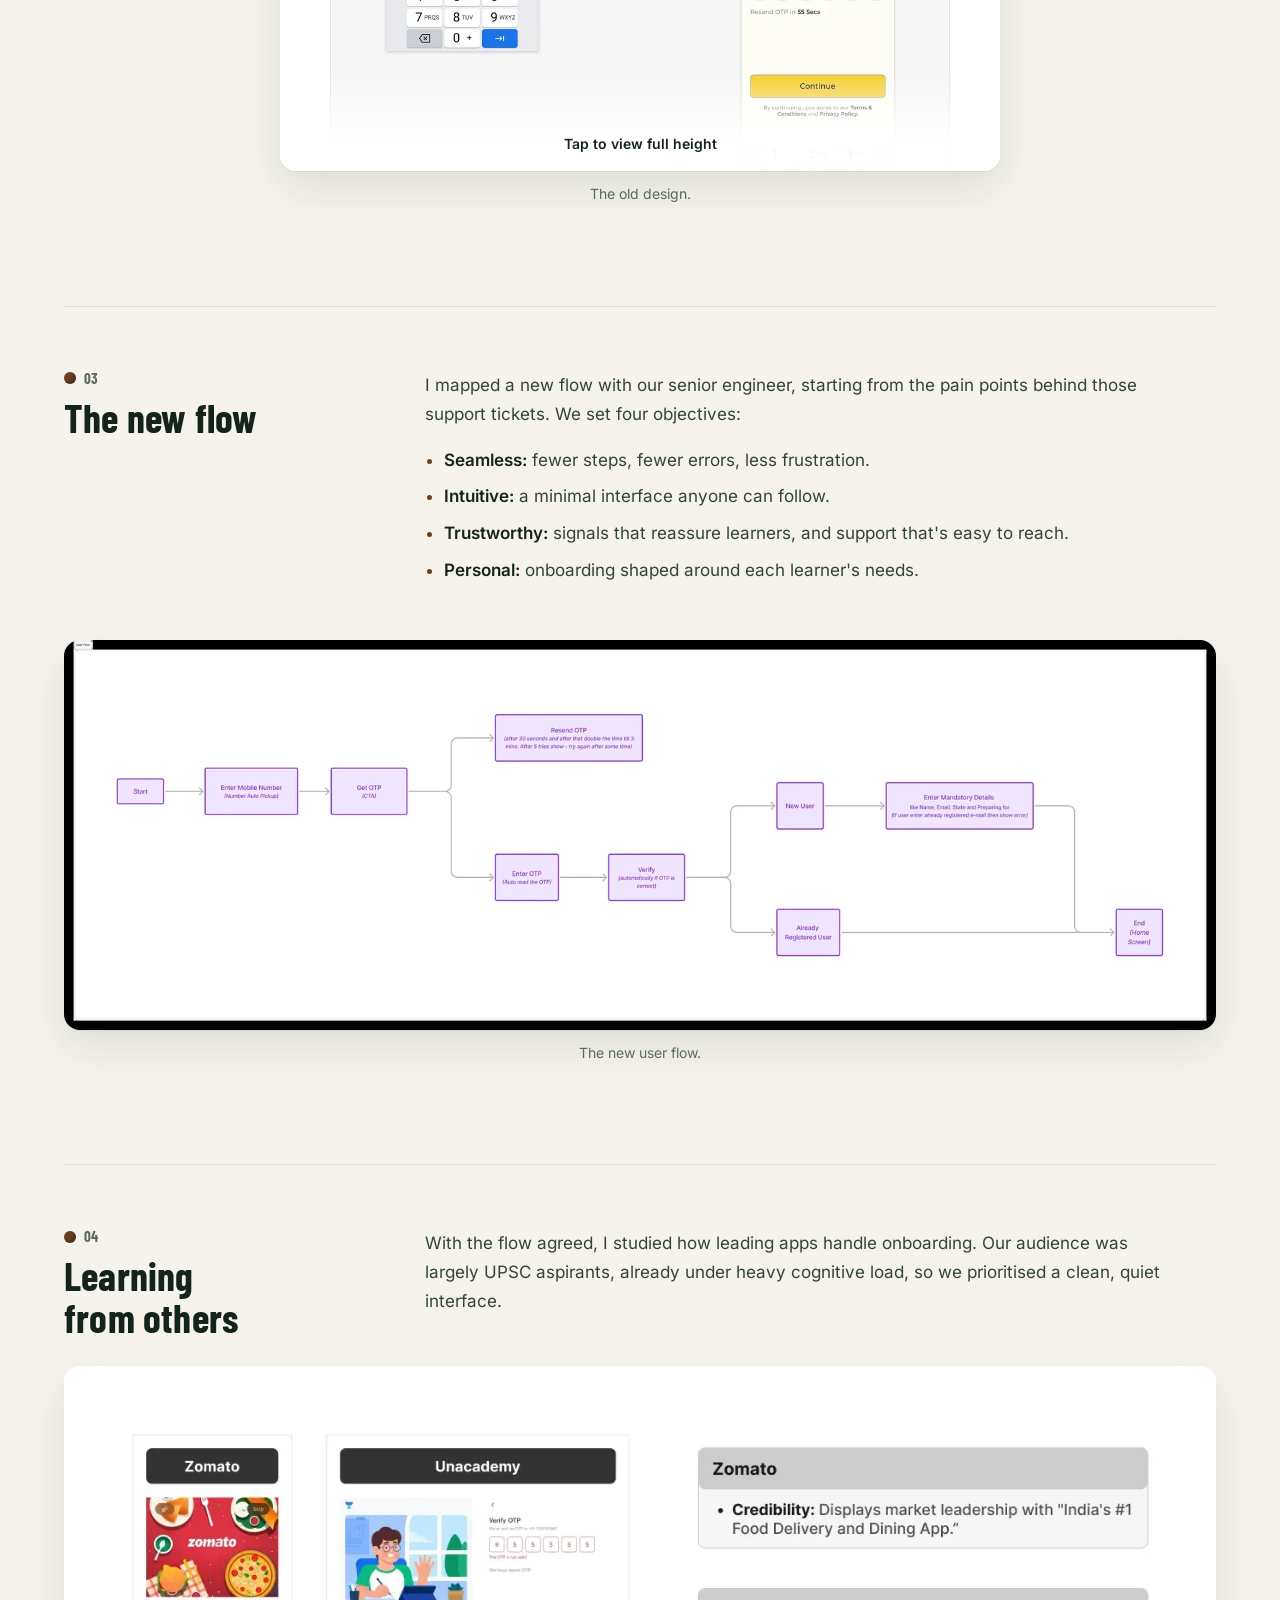
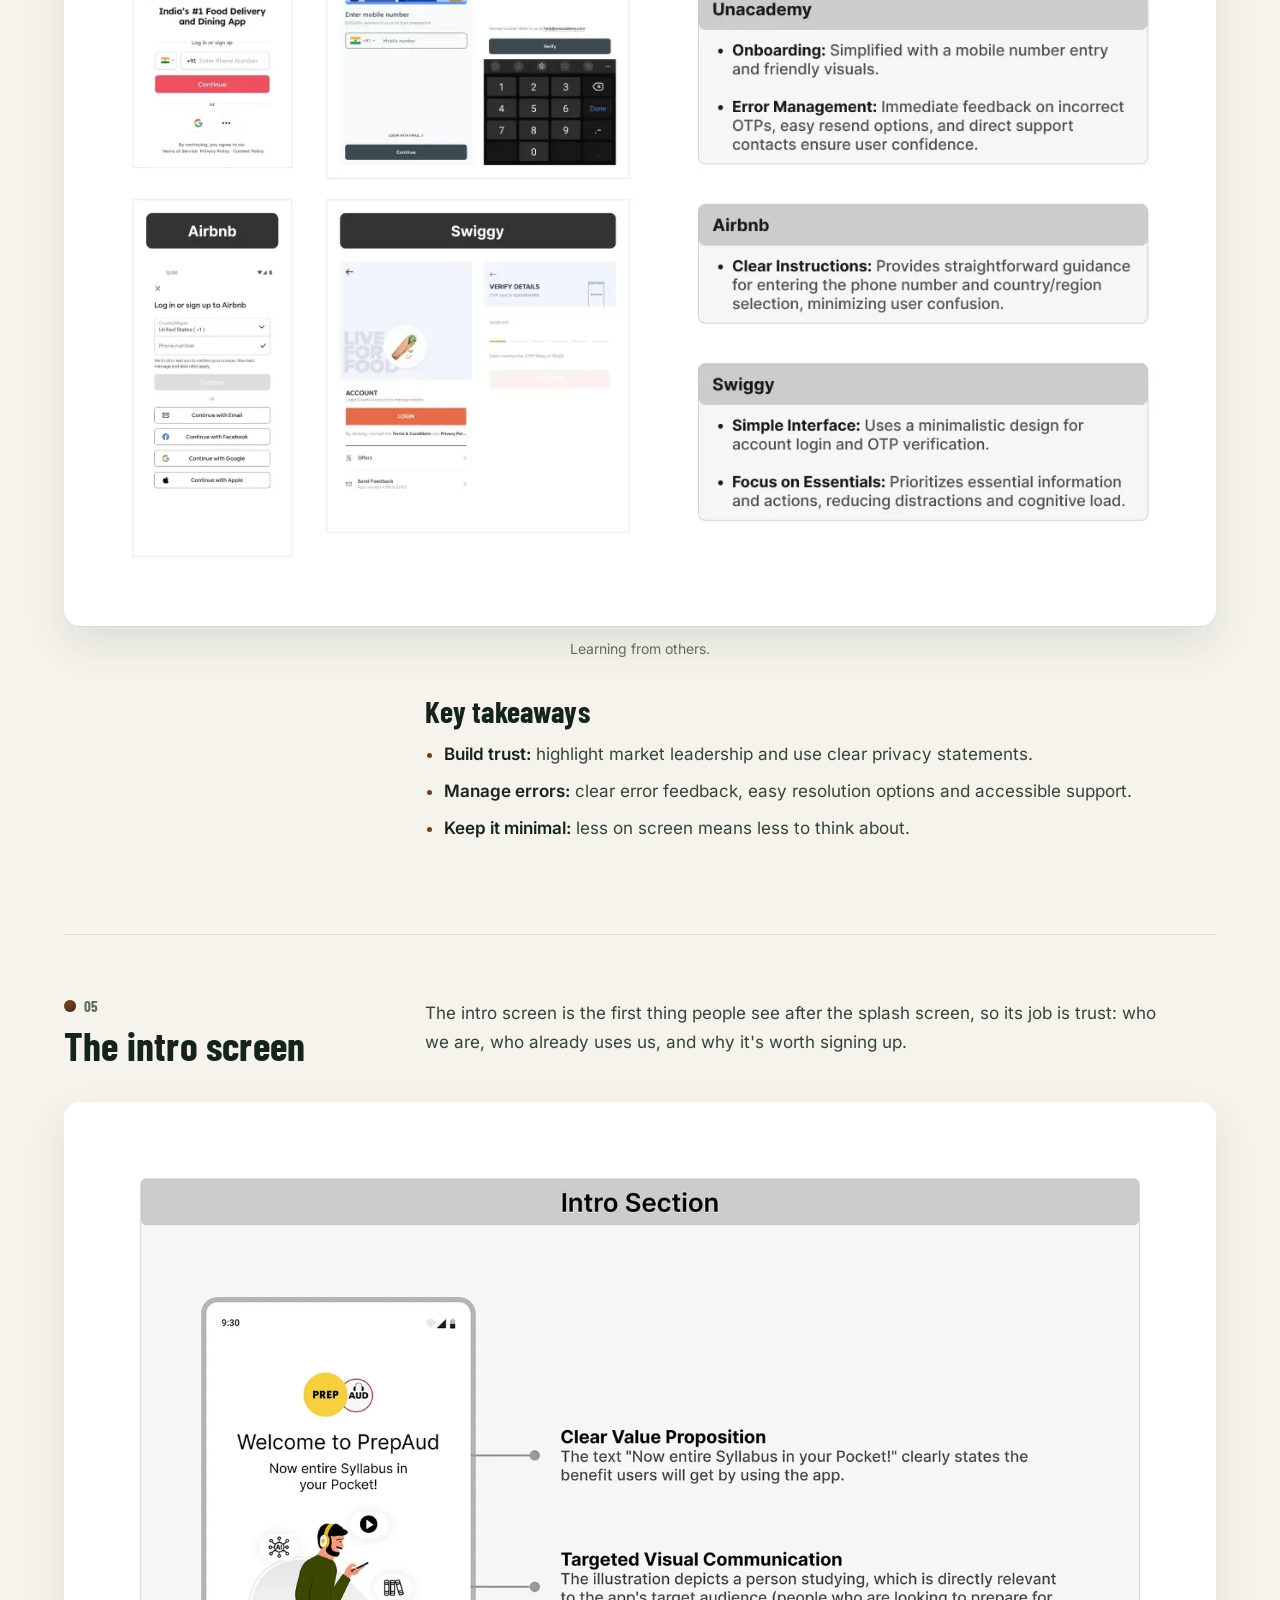
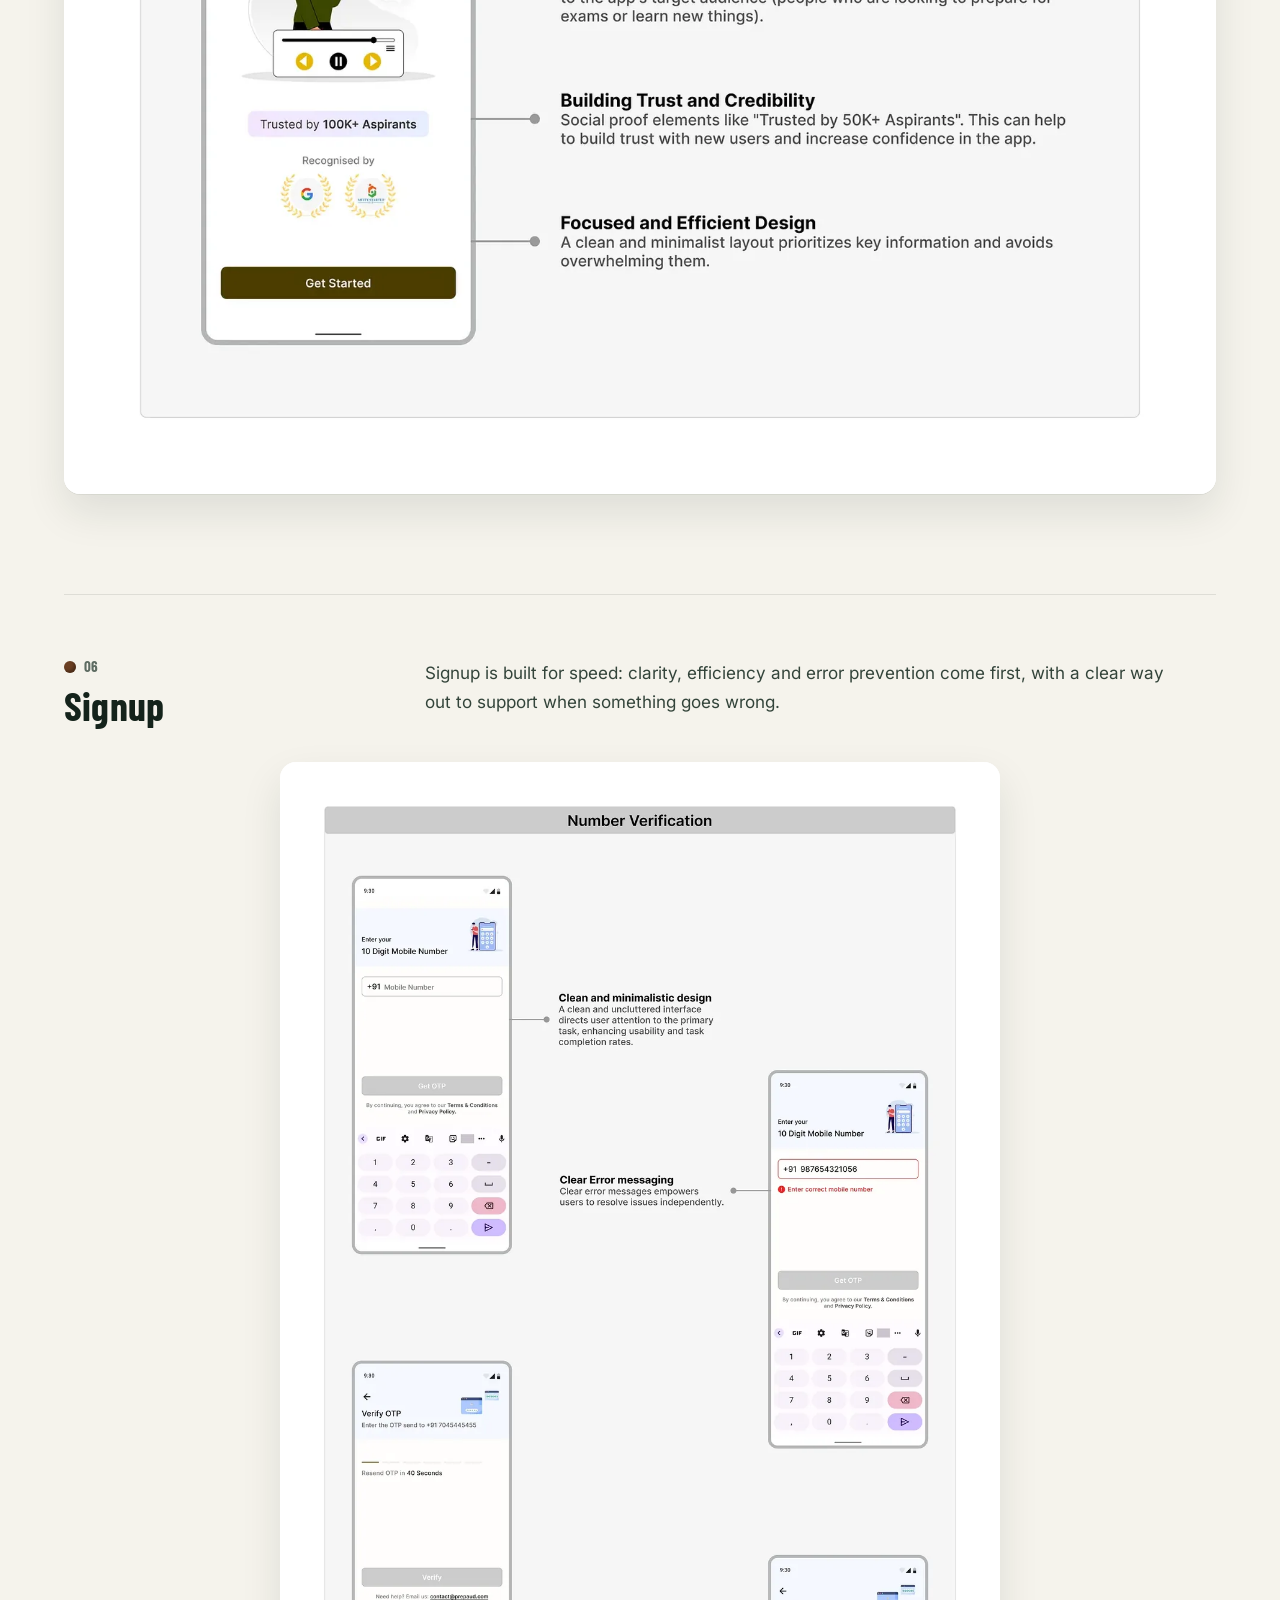
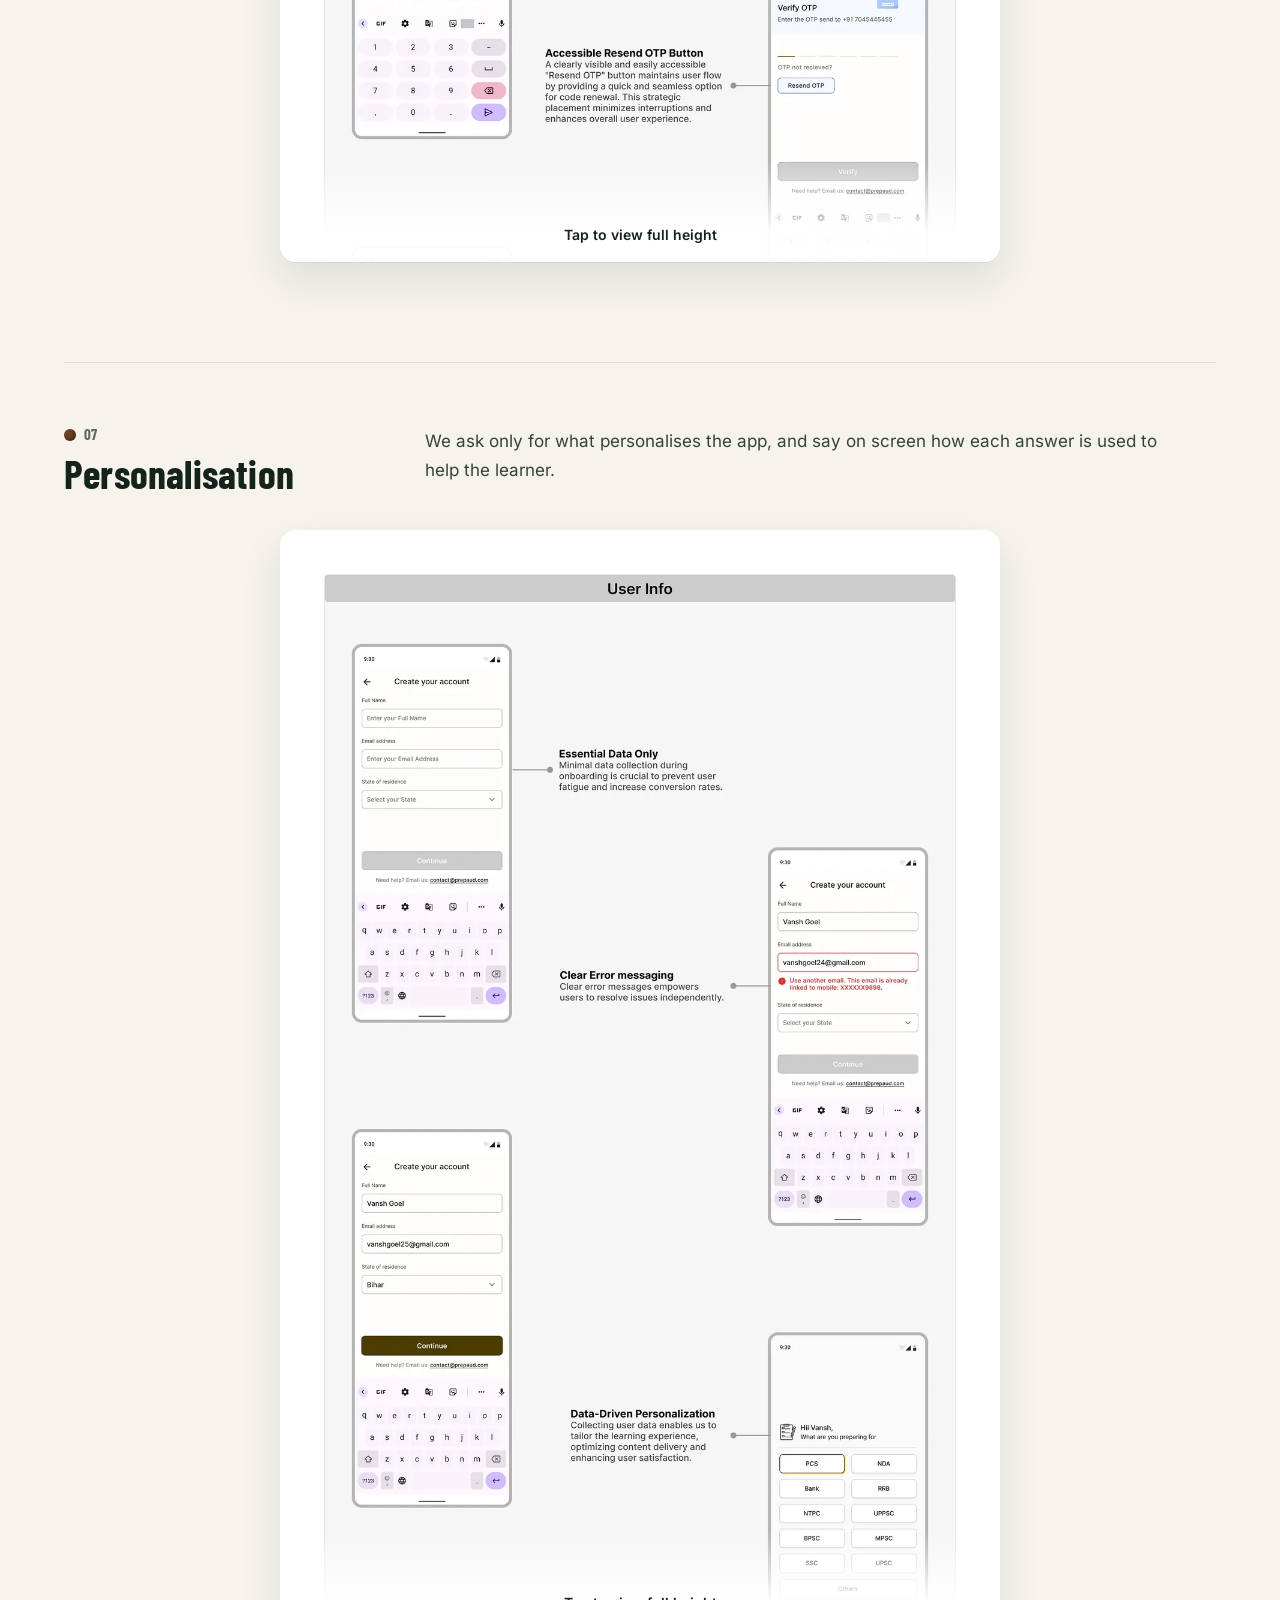
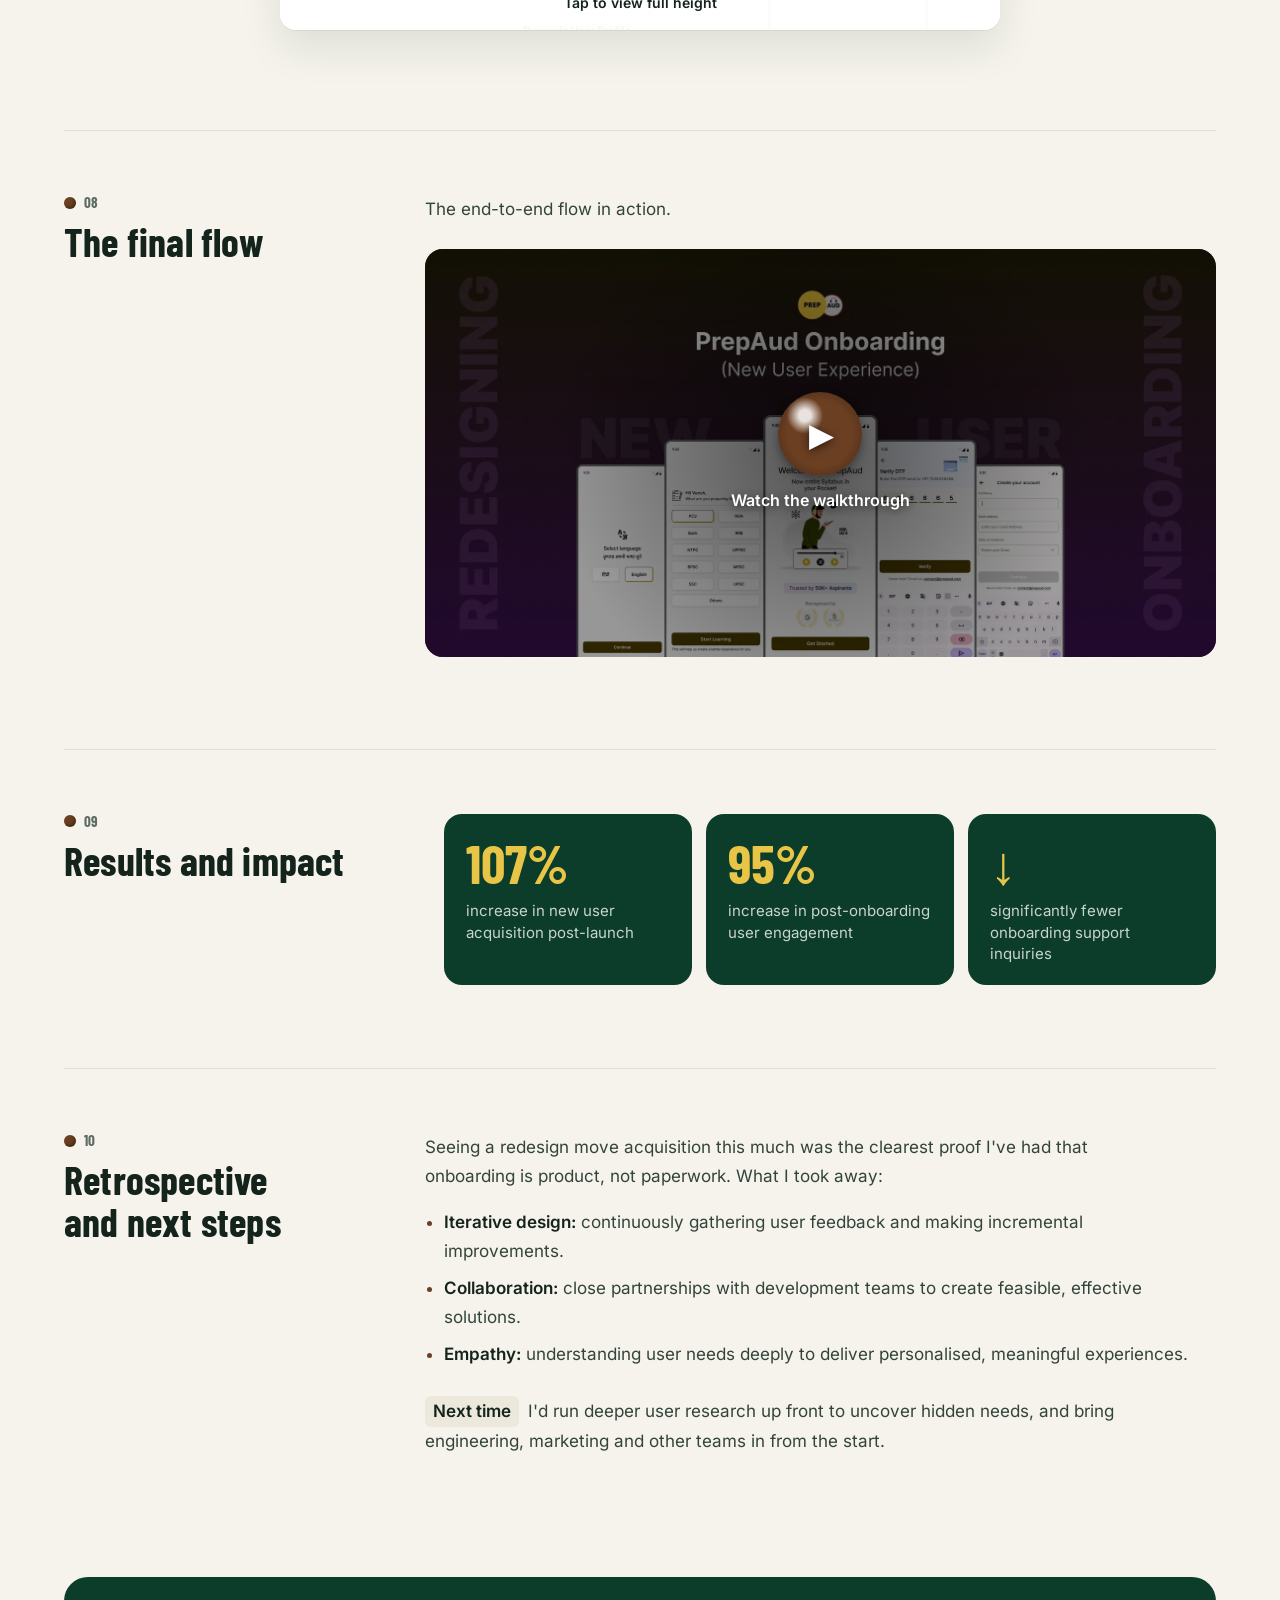
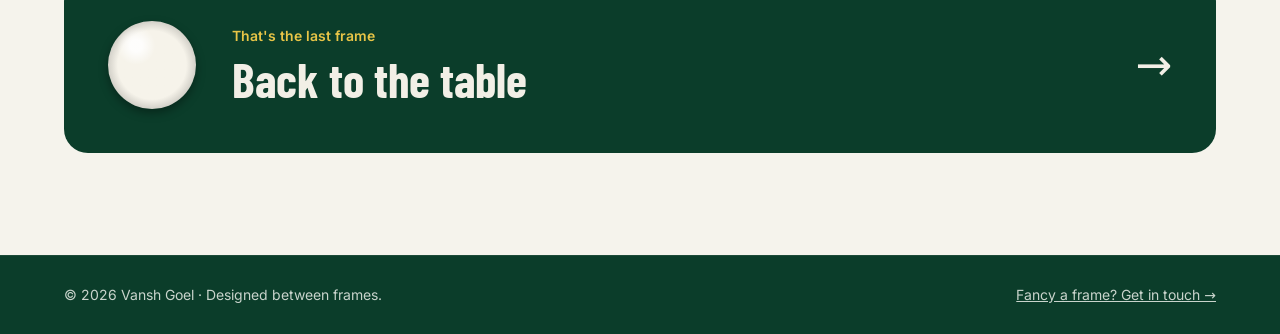
<file: work/prepaud-onboarding.html>
<!DOCTYPE html>
<html lang="en" class="no-js">
<head>
<meta charset="utf-8">
<meta name="viewport" content="width=device-width, initial-scale=1">
<title>An onboarding redesign that doubled new users · Vansh Goel</title>
<meta name="description" content="Login and signup were behind a large share of PrepAud&#x27;s support tickets. As the sole designer I rebuilt both for 250K+ learners, and new user acquisition rose 107% after launch.">
<meta name="theme-color" content="#0B3D2A">
<meta property="og:title" content="An onboarding redesign that doubled new users · Vansh Goel">
<meta property="og:description" content="Login and signup were behind a large share of PrepAud&#x27;s support tickets. As the sole designer I rebuilt both for 250K+ learners, and new user acquisition rose 107% after launch.">
<meta property="og:type" content="article">
<meta property="og:url" content="https://vanshgoel.com/work/prepaud-onboarding">
<meta property="og:image" content="https://vanshgoel.com/assets/og-prepaud-onboarding.jpg">
<meta property="og:image:width" content="1200"><meta property="og:image:height" content="630">
<meta name="twitter:card" content="summary_large_image">
<link rel="canonical" href="https://vanshgoel.com/work/prepaud-onboarding">
<link rel="icon" href="../assets/favicon.svg" type="image/svg+xml">
<link rel="preload" href="../assets/fonts/barlow-condensed-latin-700-normal.woff2" as="font" type="font/woff2" crossorigin>
<link rel="preload" href="../assets/fonts/inter-latin-400-normal.woff2" as="font" type="font/woff2" crossorigin>
<script>try{if(sessionStorage.getItem("vg-pt")&&!matchMedia("(prefers-reduced-motion: reduce)").matches)document.documentElement.classList.add("pt-enter");sessionStorage.removeItem("vg-pt")}catch(e){}</script>
<link rel="stylesheet" href="../assets/site.css">
<link rel="stylesheet" href="../assets/case.css">
</head>
<body class="cs-page" style="--fc:#6B3F22">
<a class="skip" href="#main">Skip to content</a>
<header class="nav">
  <div class="nav-in">
    <a class="logo" href="../index.html" aria-label="Vansh Goel, home"><span class="ball" data-c="cue" aria-hidden="true"></span>VANSH GOEL</a>
    <ul class="nav-links" id="menu">
      <li><a href="../index.html#frames">Work</a></li>
      <li><a href="../index.html#about">About</a></li>
      <li><a href="../index.html#approach">Approach</a></li>
      <li><a href="../index.html#contact">Contact</a></li>
      <li class="m-only"><a data-resume="../" href="#" target="_blank" rel="noopener" hidden>Resume ↗</a></li>
    </ul>
    <a class="btn btn-ghost nav-cta" data-resume="../" href="#" target="_blank" rel="noopener" hidden>Resume ↗</a>
    <button class="menu-btn" aria-label="Menu" aria-expanded="false" aria-controls="menu"><span></span><span></span></button>
  </div>
  <div class="cue-progress" aria-hidden="true"><i></i></div>
</header>
<main id="main">
<div class="cs-head">
  <div class="wrap">
    <a class="back" href="../index.html#frames">← All work</a>
    <p class="kicker"><span class="ball" data-c="brown" aria-hidden="true">4</span>Frame 04 · PrepAud · Audio learning app</p>
    <h1>An onboarding redesign that doubled new users</h1>
    <p class="lede">Login and signup were behind a large share of PrepAud&#x27;s support tickets. As the sole designer I rebuilt both for 250K+ learners, and new user acquisition rose 107% after launch.</p>
    <dl class="facts"><div><dt>Role</dt><dd>Sole product designer</dd></div><div><dt>Company</dt><dd>PrepAud</dd></div><div><dt>Worked with</dt><dd>Developers Amar and Pranay</dd></div><div><dt>Platform</dt><dd>Mobile app</dd></div><div class=outcome><dt>Outcome</dt><dd>+107% new user acquisition after launch</dd></div></dl>
  </div>
</div>
<div class="cs-hero"><div class="wrap"><figure class="fig"><button class="zoom" type="button" data-full="../assets/img/prepaud-onboarding/00-hero-1600.webp" aria-label="Enlarge image: An onboarding redesign that doubled new users: cover image"><img src="../assets/img/prepaud-onboarding/00-hero-800.webp" srcset="../assets/img/prepaud-onboarding/00-hero-800.webp 800w, ../assets/img/prepaud-onboarding/00-hero-1600.webp 1600w" sizes="(max-width: 1240px) 100vw, 1200px" width="1600" height="825" alt="An onboarding redesign that doubled new users: cover image" fetchpriority="high"></button></figure></div>
  <p class="read-meta"><span>3 min read</span><span>10 sections</span><span>Tap any image to enlarge</span></p>
</div>
<article class="cs">
<section class="cs-sec" id="background" data-short="Background"><div class="lab"><div class="n">01</div><h2>Background</h2></div>
<h3>About the company</h3>
<p>PrepAud is an audio learning app for competitive-exam aspirants. Its affordable audio notes use storytelling to help learners remember more, so they can study anywhere, and mock tests on any topic let them check their progress.</p>
<h3>About the team</h3>
<p>I was the only product designer at the company, and worked with developers Amar and Pranay throughout this project.</p>
</section>
<section class="cs-sec" id="the-problem" data-short="The problem"><div class="lab"><div class="n">02</div><h2>The problem</h2></div>
<p>Onboarding was frustrating people. A large share of our support requests were about login and signup.</p>
<p>With more than 250,000 users and growing, the original onboarding wasn&#x27;t holding up. Login is the very first step in the product, and ours was keeping people out. <strong>It was like having a locked storefront.</strong></p>
<figure class="fig tall"><button class="zoom tall" type="button" data-full="../assets/img/prepaud-onboarding/01-old-design-1200.webp" data-cap="The old design." aria-label="Enlarge image: The old design."><img src="../assets/img/prepaud-onboarding/01-old-design-700.webp" srcset="../assets/img/prepaud-onboarding/01-old-design-700.webp 700w, ../assets/img/prepaud-onboarding/01-old-design-1200.webp 1200w" sizes="(max-width: 760px) 100vw, 720px" width="1200" height="3893" alt="The old design." loading="lazy" decoding="async"></button><figcaption>The old design.</figcaption></figure>
</section>
<section class="cs-sec" id="the-new-flow" data-short="The new flow"><div class="lab"><div class="n">03</div><h2>The new flow</h2></div>
<p>I mapped a new flow with our senior engineer, starting from the pain points behind those support tickets. We set four objectives:</p>
<ul><li><strong>Seamless:</strong> fewer steps, fewer errors, less frustration.</li><li><strong>Intuitive:</strong> a minimal interface anyone can follow.</li><li><strong>Trustworthy:</strong> signals that reassure learners, and support that&#x27;s easy to reach.</li><li><strong>Personal:</strong> onboarding shaped around each learner&#x27;s needs.</li></ul>
<figure class="fig"><button class="zoom" type="button" data-full="../assets/img/prepaud-onboarding/02-new-user-flow-1600.webp" data-cap="The new user flow." aria-label="Enlarge image: The new user flow."><img src="../assets/img/prepaud-onboarding/02-new-user-flow-800.webp" srcset="../assets/img/prepaud-onboarding/02-new-user-flow-800.webp 800w, ../assets/img/prepaud-onboarding/02-new-user-flow-1600.webp 1600w" sizes="(max-width: 1240px) 100vw, 1200px" width="1600" height="541" alt="The new user flow." loading="lazy" decoding="async"></button><figcaption>The new user flow.</figcaption></figure>
</section>
<section class="cs-sec" id="learning-from-others" data-short="Learning from others"><div class="lab"><div class="n">04</div><h2>Learning from others</h2></div>
<p>With the flow agreed, I studied how leading apps handle onboarding. Our audience was largely UPSC aspirants, already under heavy cognitive load, so we prioritised a clean, quiet interface.</p>
<figure class="fig"><button class="zoom" type="button" data-full="../assets/img/prepaud-onboarding/03-learning-from-others-1600.webp" data-cap="Learning from others." aria-label="Enlarge image: Learning from others."><img src="../assets/img/prepaud-onboarding/03-learning-from-others-800.webp" srcset="../assets/img/prepaud-onboarding/03-learning-from-others-800.webp 800w, ../assets/img/prepaud-onboarding/03-learning-from-others-1600.webp 1345w" sizes="(max-width: 1240px) 100vw, 1200px" width="1345" height="1004" alt="Learning from others." loading="lazy" decoding="async"></button><figcaption>Learning from others.</figcaption></figure>
<h3>Key takeaways</h3>
<ul><li><strong>Build trust:</strong> highlight market leadership and use clear privacy statements.</li><li><strong>Manage errors:</strong> clear error feedback, easy resolution options and accessible support.</li><li><strong>Keep it minimal:</strong> less on screen means less to think about.</li></ul>
</section>
<section class="cs-sec" id="the-intro-screen" data-short="The intro screen"><div class="lab"><div class="n">05</div><h2>The intro screen</h2></div>
<p>The intro screen is the first thing people see after the splash screen, so its job is trust: who we are, who already uses us, and why it&#x27;s worth signing up.</p>
<figure class="fig"><button class="zoom" type="button" data-full="../assets/img/prepaud-onboarding/04-intro-screen-1600.webp" aria-label="Enlarge image: The intro screen"><img src="../assets/img/prepaud-onboarding/04-intro-screen-800.webp" srcset="../assets/img/prepaud-onboarding/04-intro-screen-800.webp 800w, ../assets/img/prepaud-onboarding/04-intro-screen-1600.webp 1600w" sizes="(max-width: 1240px) 100vw, 1200px" width="1600" height="1379" alt="The intro screen" loading="lazy" decoding="async"></button></figure>
</section>
<section class="cs-sec" id="signup" data-short="Signup"><div class="lab"><div class="n">06</div><h2>Signup</h2></div>
<p>Signup is built for speed: clarity, efficiency and error prevention come first, with a clear way out to support when something goes wrong.</p>
<figure class="fig tall"><button class="zoom tall" type="button" data-full="../assets/img/prepaud-onboarding/05-signup-screens-1200.webp" aria-label="Enlarge image: Signup"><img src="../assets/img/prepaud-onboarding/05-signup-screens-700.webp" srcset="../assets/img/prepaud-onboarding/05-signup-screens-700.webp 700w, ../assets/img/prepaud-onboarding/05-signup-screens-1200.webp 1200w" sizes="(max-width: 760px) 100vw, 720px" width="1200" height="2905" alt="Signup" loading="lazy" decoding="async"></button></figure>
</section>
<section class="cs-sec" id="personalisation" data-short="Personalisation"><div class="lab"><div class="n">07</div><h2>Personalisation</h2></div>
<p>We ask only for what personalises the app, and say on screen how each answer is used to help the learner.</p>
<figure class="fig tall"><button class="zoom tall" type="button" data-full="../assets/img/prepaud-onboarding/06-user-info-screens-1200.webp" aria-label="Enlarge image: Personalisation"><img src="../assets/img/prepaud-onboarding/06-user-info-screens-700.webp" srcset="../assets/img/prepaud-onboarding/06-user-info-screens-700.webp 700w, ../assets/img/prepaud-onboarding/06-user-info-screens-1200.webp 1200w" sizes="(max-width: 760px) 100vw, 720px" width="1200" height="2113" alt="Personalisation" loading="lazy" decoding="async"></button></figure>
</section>
<section class="cs-sec" id="the-final-flow" data-short="The final flow"><div class="lab"><div class="n">08</div><h2>The final flow</h2></div>
<p>The end-to-end flow in action.</p>
<a class="video" href="https://youtu.be/HeT-GU48CJc" target="_blank" rel="noopener" data-yt="HeT-GU48CJc"><img src="../assets/img/prepaud-onboarding/00-hero-800.webp" srcset="../assets/img/prepaud-onboarding/00-hero-800.webp 800w, ../assets/img/prepaud-onboarding/00-hero-1600.webp 1600w" sizes="(max-width: 1240px) 100vw, 1200px" width="1600" height="825" alt="PrepAud onboarding screens, video poster" loading="lazy" decoding="async"><span class="play"><span class="ball" data-c="brown" aria-hidden="true">▶</span>Watch the walkthrough</span></a>
</section>
<section class="cs-sec" id="results-and-impact" data-short="Results and impact"><div class="lab"><div class="n">09</div><h2>Results and impact</h2></div>
<ul class="stats"><li><b>107%</b>increase in new user acquisition post-launch</li><li><b>95%</b>increase in post-onboarding user engagement</li><li><b>↓</b>significantly fewer onboarding support inquiries</li></ul>
</section>
<section class="cs-sec" id="retrospective-and-next-steps" data-short="Retrospective and next steps"><div class="lab"><div class="n">10</div><h2>Retrospective and next steps</h2></div>
<p>Seeing a redesign move acquisition this much was the clearest proof I&#x27;ve had that onboarding is product, not paperwork. What I took away:</p>
<ul><li><strong>Iterative design:</strong> continuously gathering user feedback and making incremental improvements.</li><li><strong>Collaboration:</strong> close partnerships with development teams to create feasible, effective solutions.</li><li><strong>Empathy:</strong> understanding user needs deeply to deliver personalised, meaningful experiences.</li></ul>
<p class="lbl-p"><strong>Next time</strong> I&#x27;d run deeper user research up front to uncover hidden needs, and bring engineering, marketing and other teams in from the start.</p>
</section>
</article>
<nav class="next" aria-label="Next case study"><a href="../index.html#frames"><span class="ball" data-c="cue" aria-hidden="true"></span><span><small>That's the last frame</small><strong>Back to the table</strong></span><span class="arr" aria-hidden="true">→</span></a></nav>
</main>
<div class="toc-wrap">
  <nav class="toc" id="toc" aria-label="Sections"><ol><li><a href="#background"><span>01</span>Background</a></li><li><a href="#the-problem"><span>02</span>The problem</a></li><li><a href="#the-new-flow"><span>03</span>The new flow</a></li><li><a href="#learning-from-others"><span>04</span>Learning from others</a></li><li><a href="#the-intro-screen"><span>05</span>The intro screen</a></li><li><a href="#signup"><span>06</span>Signup</a></li><li><a href="#personalisation"><span>07</span>Personalisation</a></li><li><a href="#the-final-flow"><span>08</span>The final flow</a></li><li><a href="#results-and-impact"><span>09</span>Results and impact</a></li><li><a href="#retrospective-and-next-steps"><span>10</span>Retrospective and next steps</a></li></ol></nav>
  <button class="toc-btn" type="button" aria-expanded="false" aria-controls="toc"><span class="ball" data-c="brown" aria-hidden="true">4</span><span class="cur">Contents</span></button>
</div>
<footer class="foot">
  <div class="wrap">
    <span>© 2026 Vansh Goel · Designed between frames.</span>
    <a href="../index.html#contact">Fancy a frame? Get in touch →</a>
  </div>
</footer>
<script src="../assets/site.js"></script>
</body>
</html>
</file>
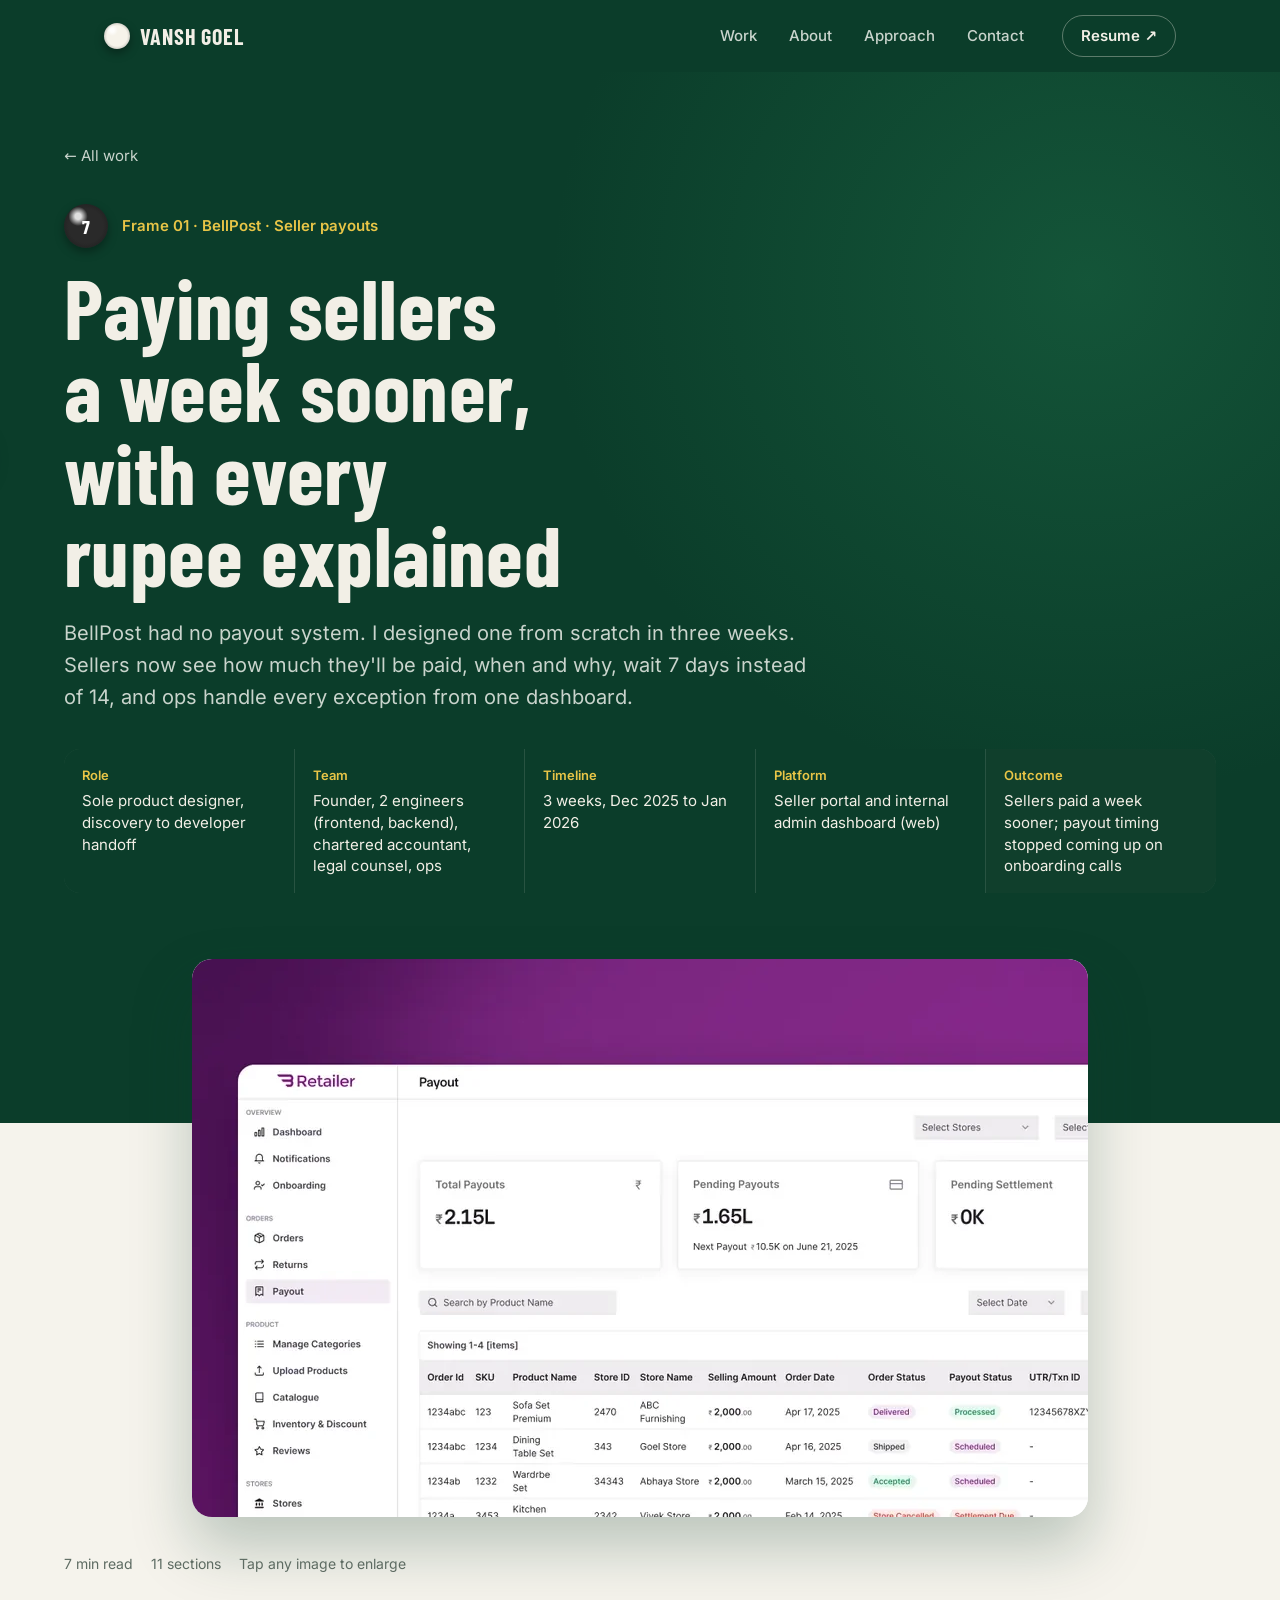
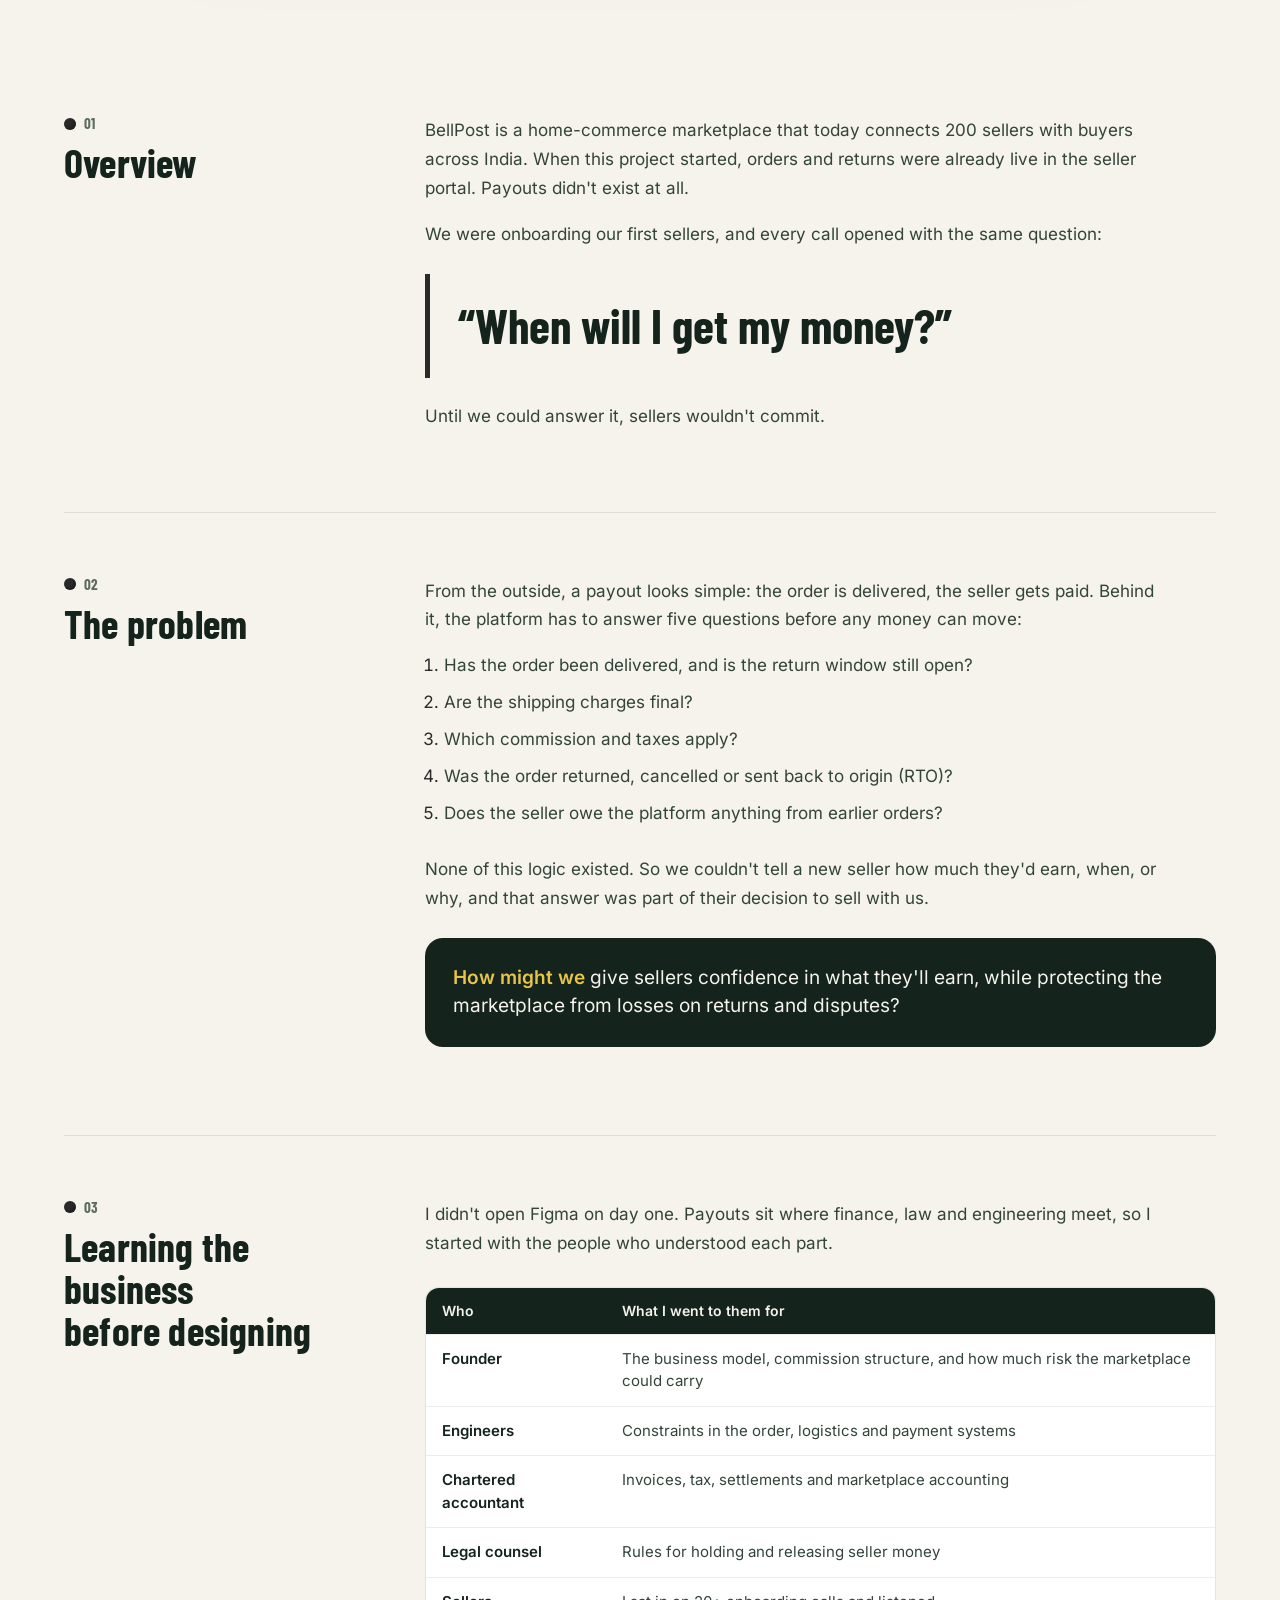
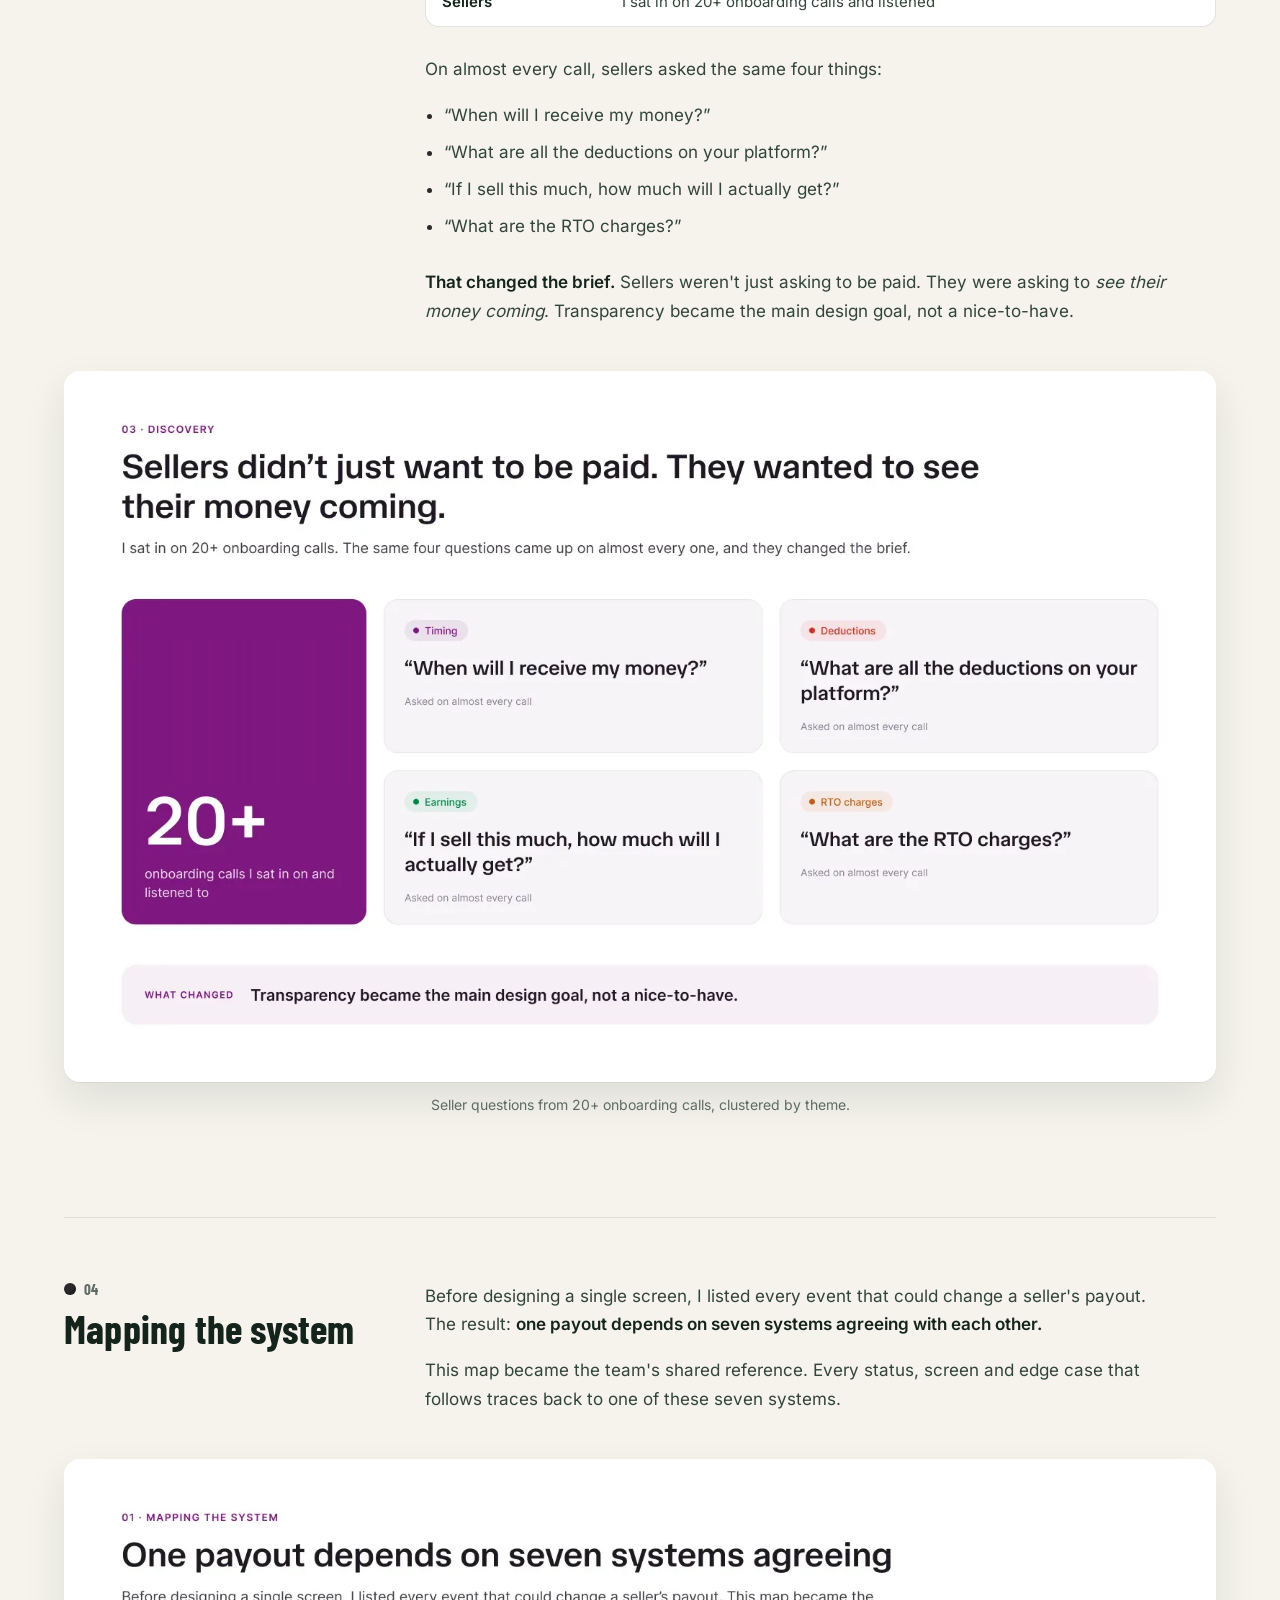
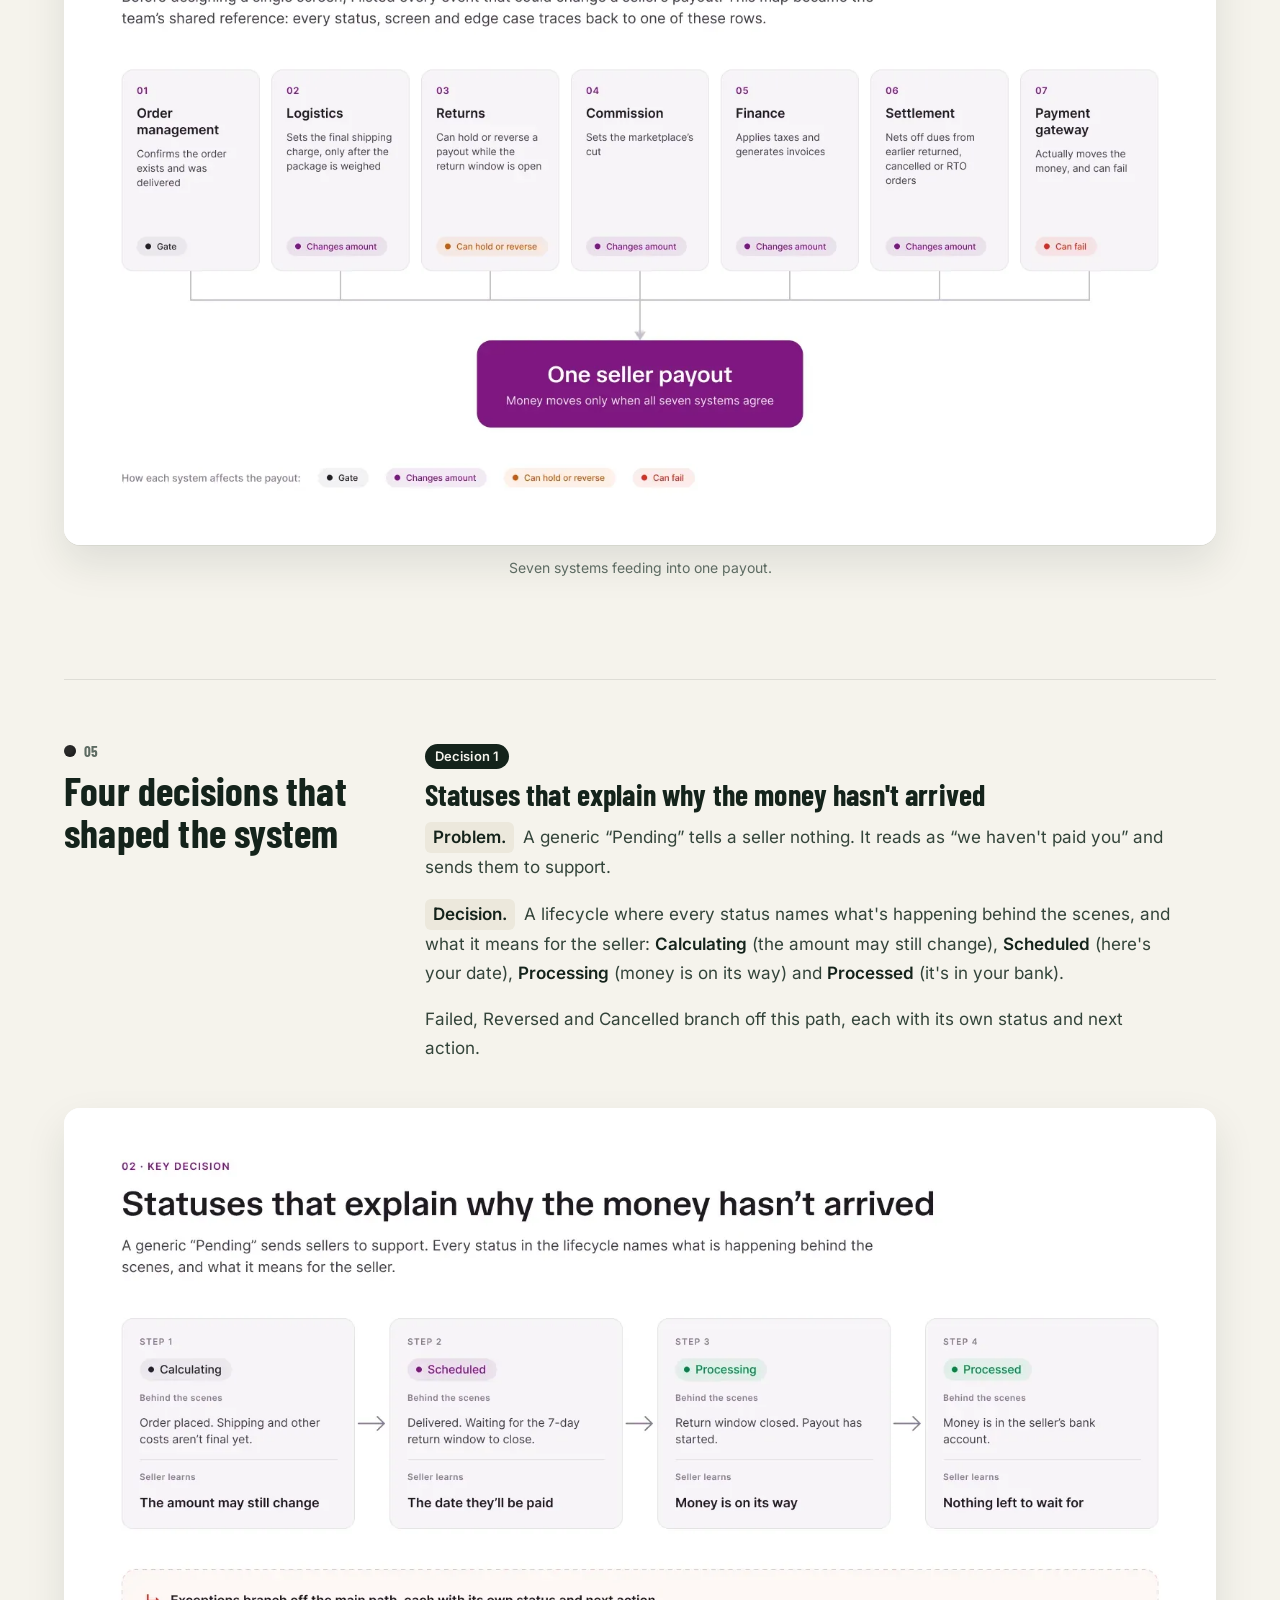
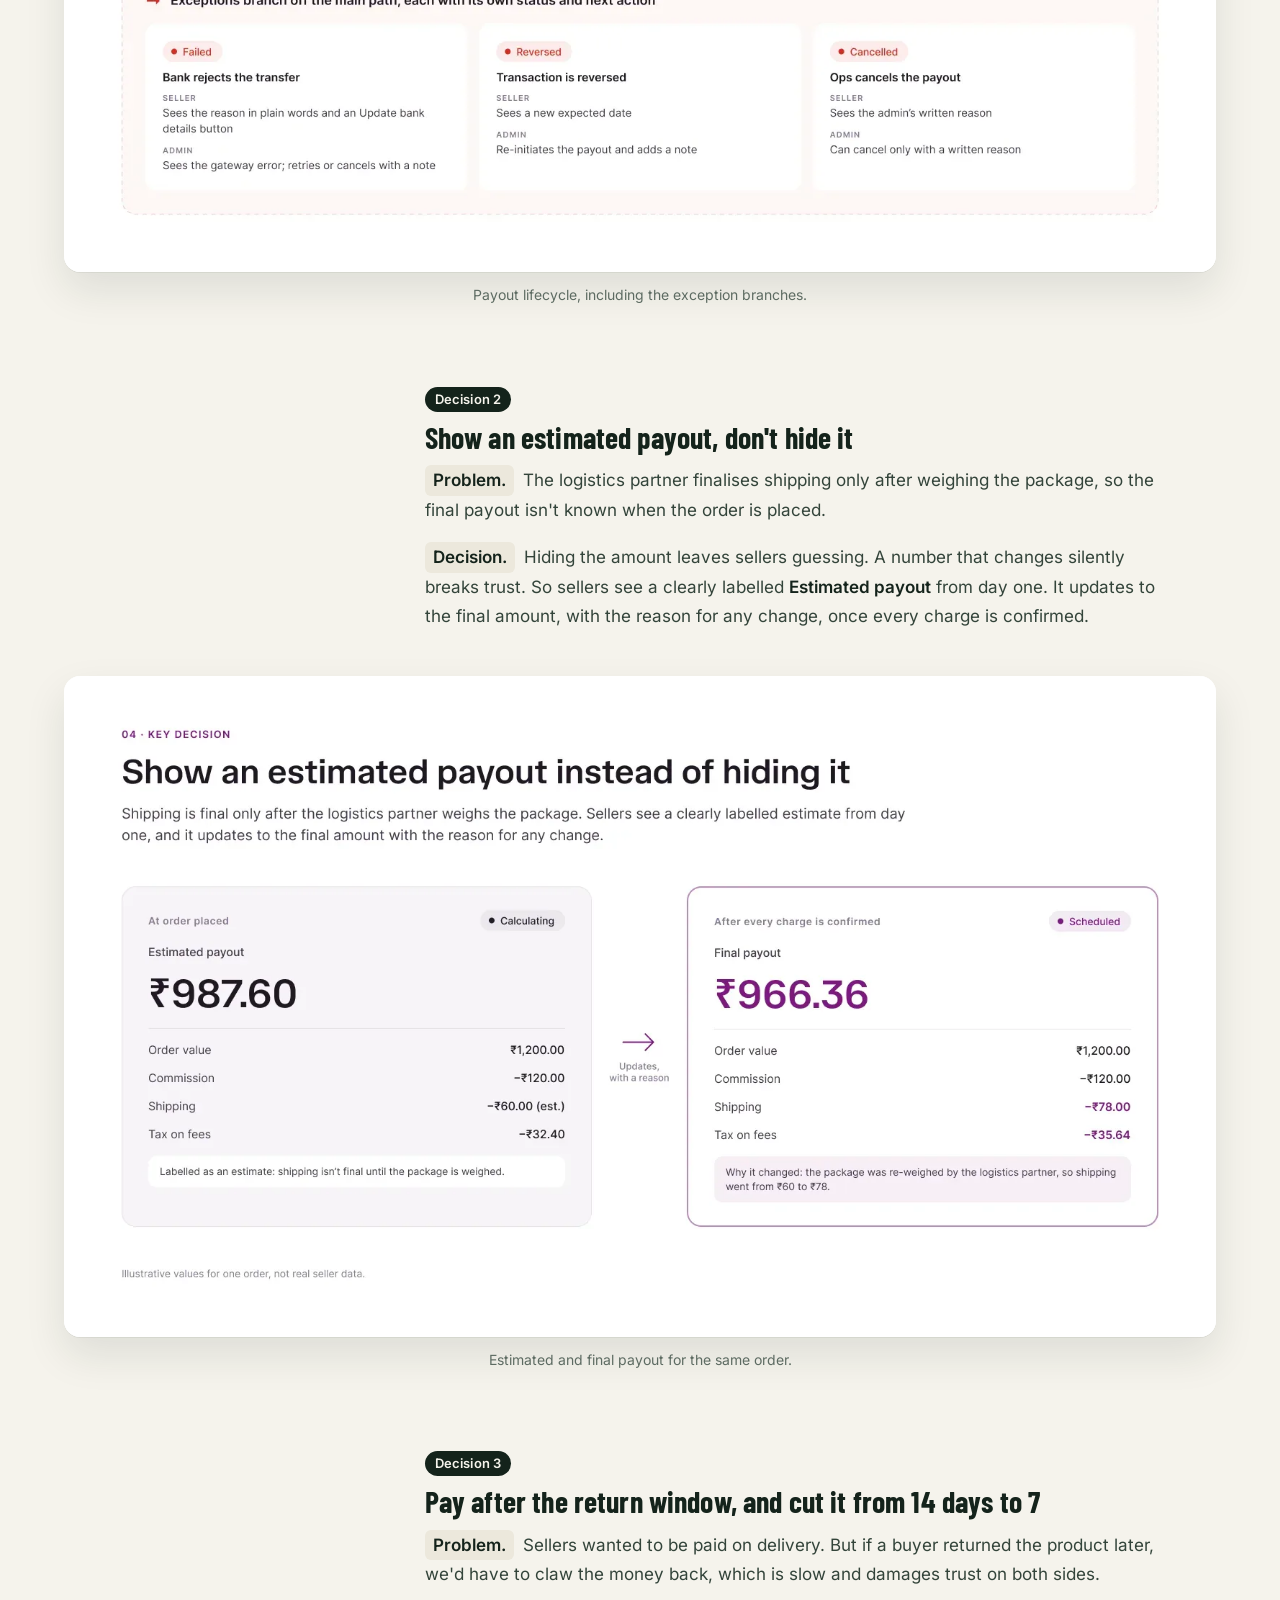
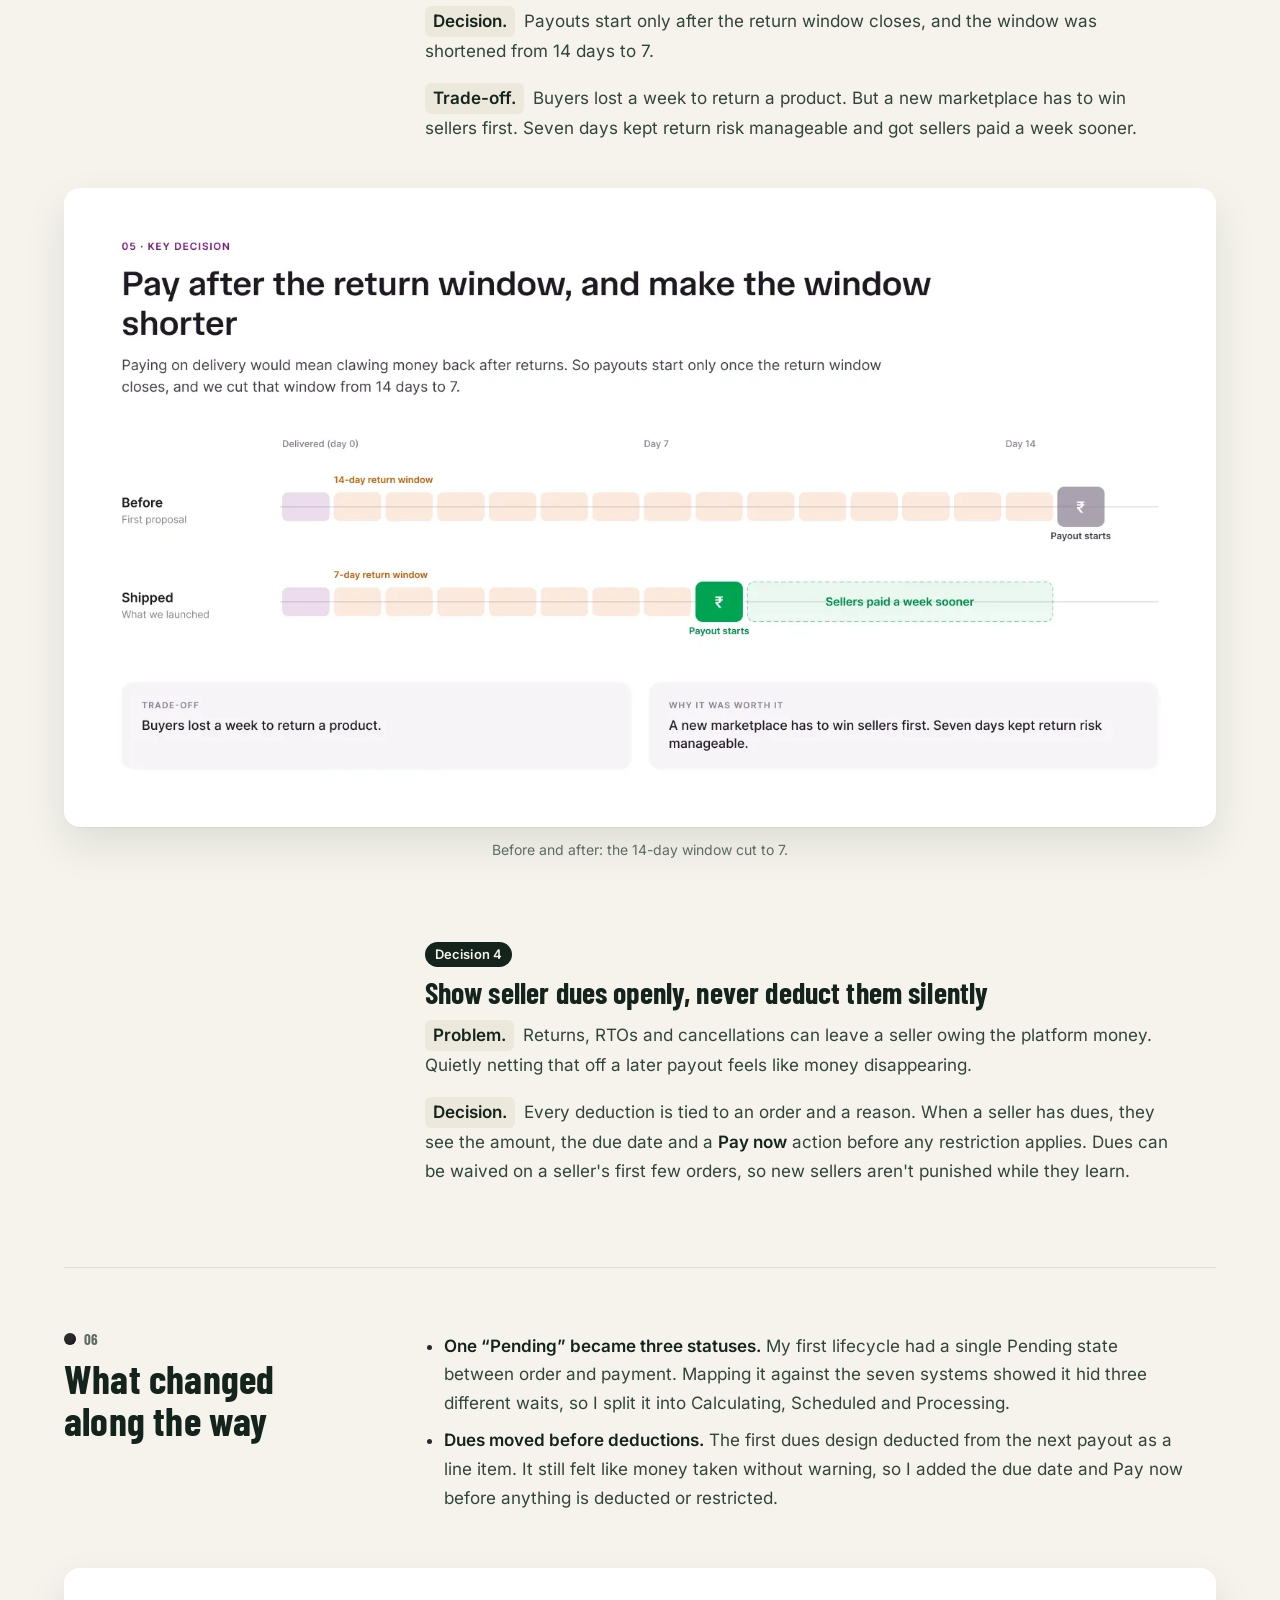
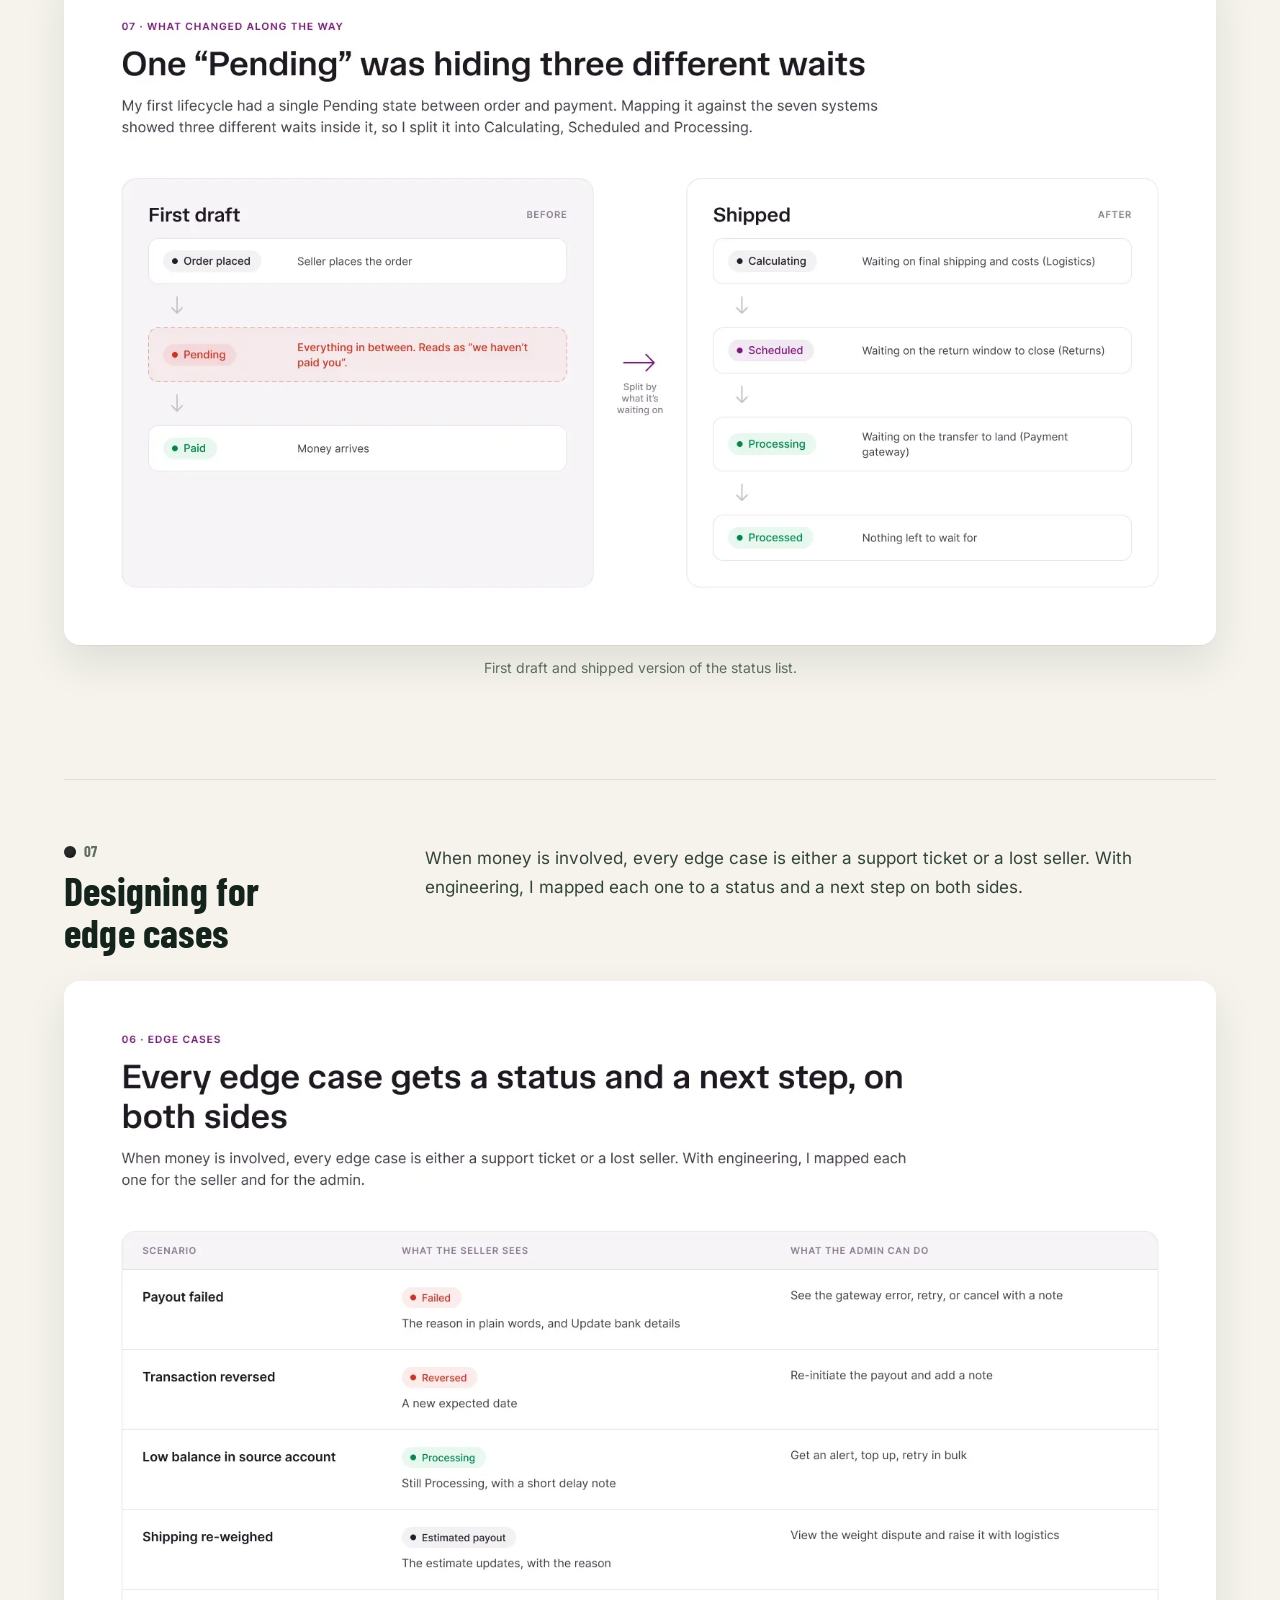
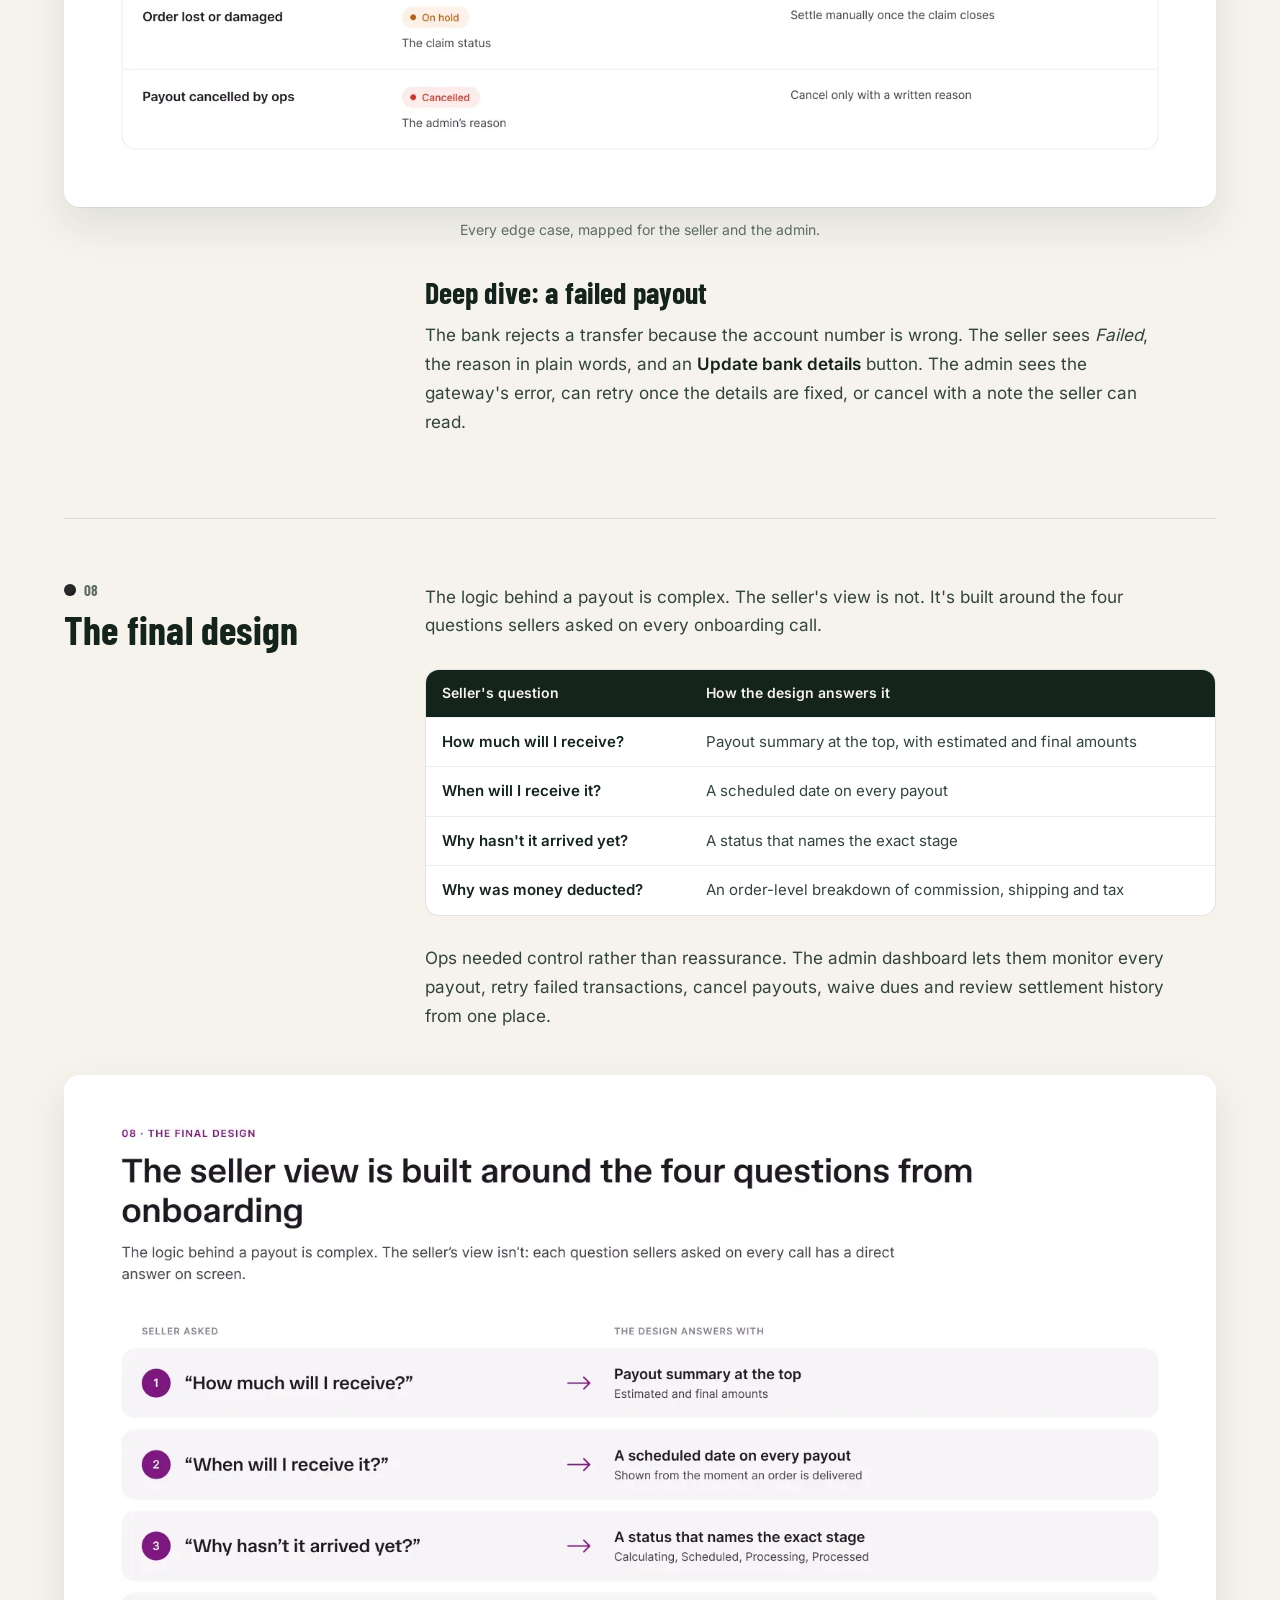
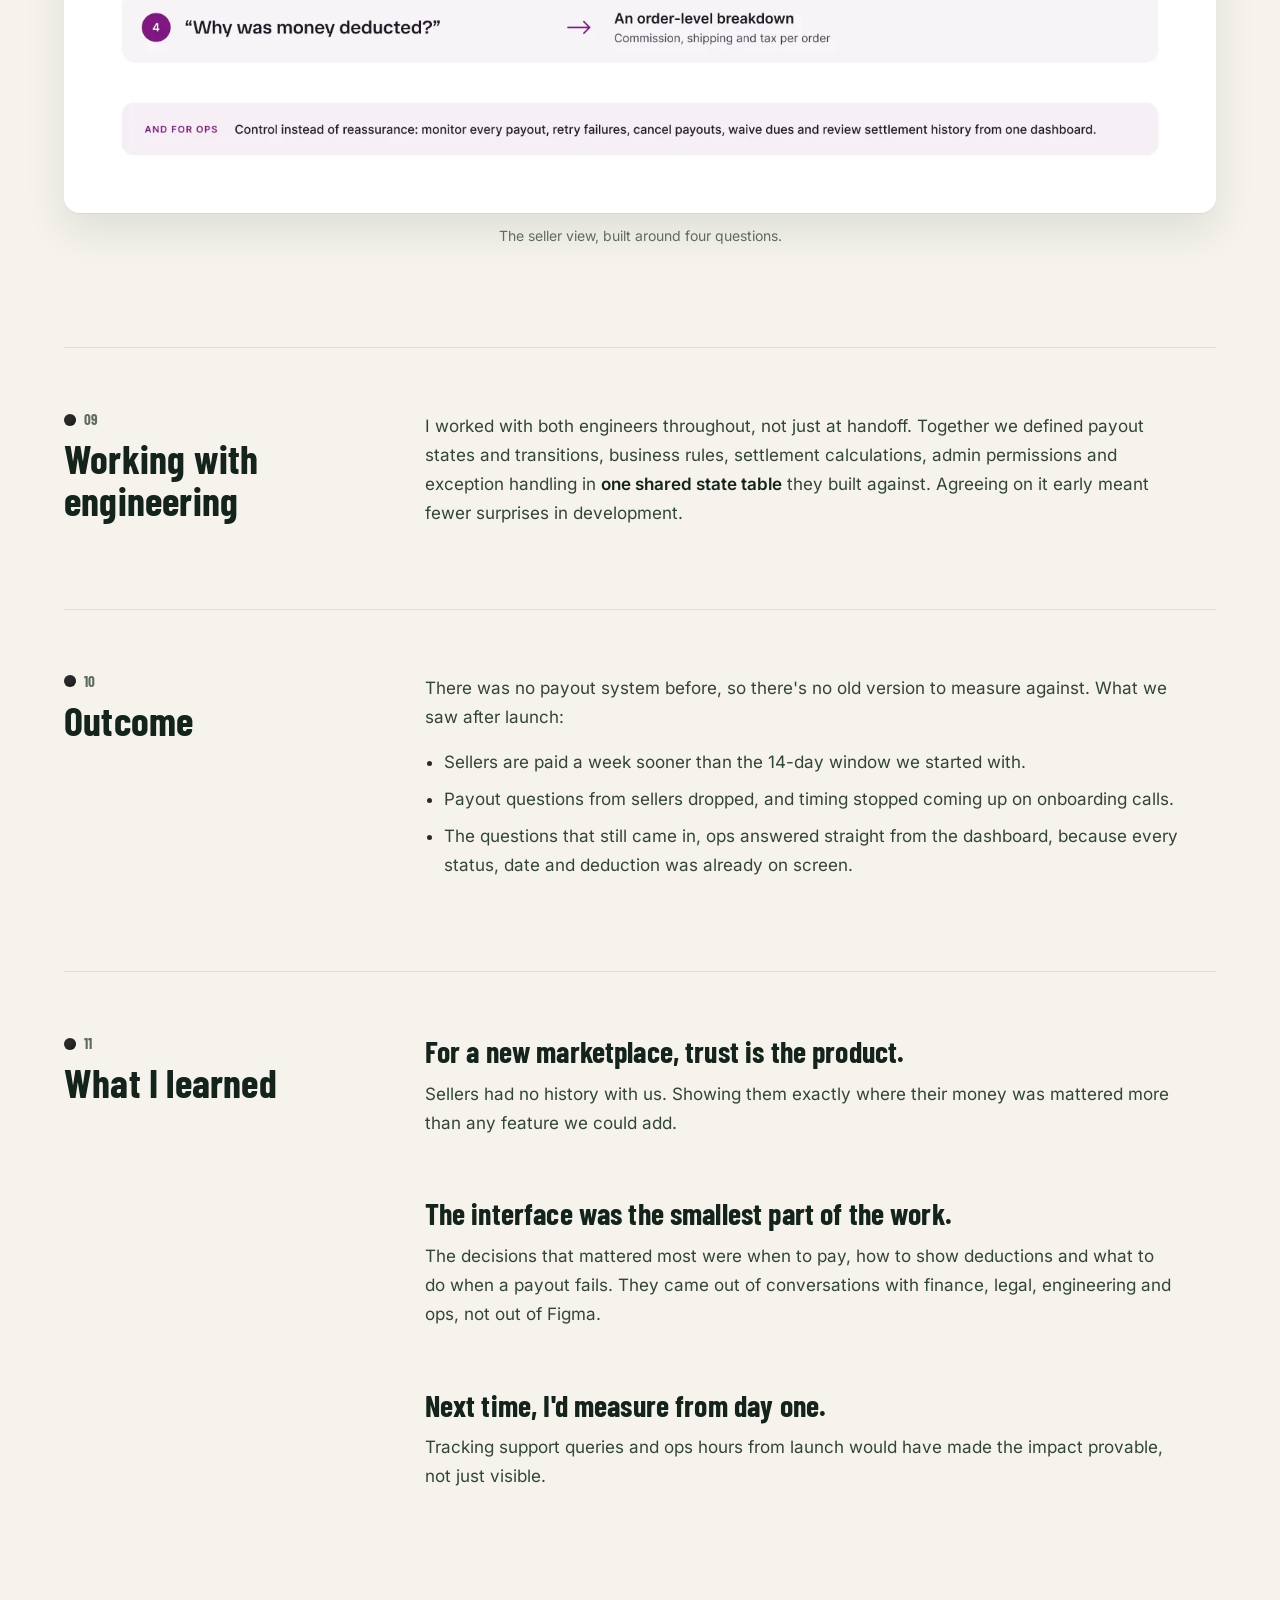
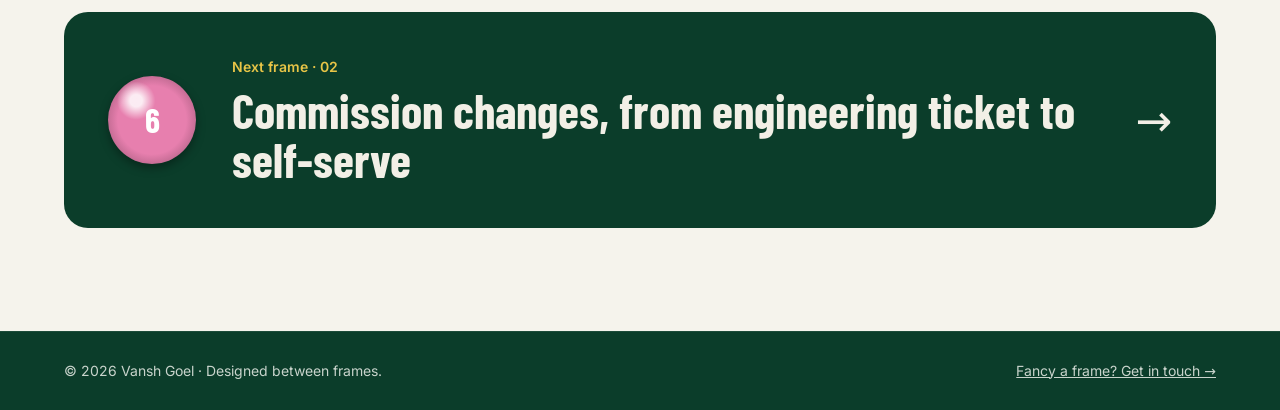
<file: work/seller-payouts.html>
<!DOCTYPE html>
<html lang="en" class="no-js">
<head>
<meta charset="utf-8">
<meta name="viewport" content="width=device-width, initial-scale=1">
<title>Paying sellers a week sooner, with every rupee explained · Vansh Goel</title>
<meta name="description" content="BellPost had no payout system. I designed one from scratch in three weeks. Sellers now see how much they&#x27;ll be paid, when and why, wait 7 days instead of 14, and ops handle every exception from one dashboard.">
<meta name="theme-color" content="#0B3D2A">
<meta property="og:title" content="Paying sellers a week sooner, with every rupee explained · Vansh Goel">
<meta property="og:description" content="BellPost had no payout system. I designed one from scratch in three weeks. Sellers now see how much they&#x27;ll be paid, when and why, wait 7 days instead of 14, and ops handle every exception from one dashboard.">
<meta property="og:type" content="article">
<meta property="og:url" content="https://vanshgoel.com/work/seller-payouts">
<meta property="og:image" content="https://vanshgoel.com/assets/og-seller-payouts.jpg">
<meta property="og:image:width" content="1200"><meta property="og:image:height" content="630">
<meta name="twitter:card" content="summary_large_image">
<link rel="canonical" href="https://vanshgoel.com/work/seller-payouts">
<link rel="icon" href="../assets/favicon.svg" type="image/svg+xml">
<link rel="preload" href="../assets/fonts/barlow-condensed-latin-700-normal.woff2" as="font" type="font/woff2" crossorigin>
<link rel="preload" href="../assets/fonts/inter-latin-400-normal.woff2" as="font" type="font/woff2" crossorigin>
<script>try{if(sessionStorage.getItem("vg-pt")&&!matchMedia("(prefers-reduced-motion: reduce)").matches)document.documentElement.classList.add("pt-enter");sessionStorage.removeItem("vg-pt")}catch(e){}</script>
<link rel="stylesheet" href="../assets/site.css">
<link rel="stylesheet" href="../assets/case.css">
</head>
<body class="cs-page" style="--fc:#2a2a2a">
<a class="skip" href="#main">Skip to content</a>
<header class="nav">
  <div class="nav-in">
    <a class="logo" href="../index.html" aria-label="Vansh Goel, home"><span class="ball" data-c="cue" aria-hidden="true"></span>VANSH GOEL</a>
    <ul class="nav-links" id="menu">
      <li><a href="../index.html#frames">Work</a></li>
      <li><a href="../index.html#about">About</a></li>
      <li><a href="../index.html#approach">Approach</a></li>
      <li><a href="../index.html#contact">Contact</a></li>
      <li class="m-only"><a data-resume="../" href="#" target="_blank" rel="noopener" hidden>Resume ↗</a></li>
    </ul>
    <a class="btn btn-ghost nav-cta" data-resume="../" href="#" target="_blank" rel="noopener" hidden>Resume ↗</a>
    <button class="menu-btn" aria-label="Menu" aria-expanded="false" aria-controls="menu"><span></span><span></span></button>
  </div>
  <div class="cue-progress" aria-hidden="true"><i></i></div>
</header>
<main id="main">
<div class="cs-head">
  <div class="wrap">
    <a class="back" href="../index.html#frames">← All work</a>
    <p class="kicker"><span class="ball" data-c="black" aria-hidden="true">7</span>Frame 01 · BellPost · Seller payouts</p>
    <h1>Paying sellers a week sooner, with every rupee explained</h1>
    <p class="lede">BellPost had no payout system. I designed one from scratch in three weeks. Sellers now see how much they&#x27;ll be paid, when and why, wait 7 days instead of 14, and ops handle every exception from one dashboard.</p>
    <dl class="facts"><div><dt>Role</dt><dd>Sole product designer, discovery to developer handoff</dd></div><div><dt>Team</dt><dd>Founder, 2 engineers (frontend, backend), chartered accountant, legal counsel, ops</dd></div><div><dt>Timeline</dt><dd>3 weeks, Dec 2025 to Jan 2026</dd></div><div><dt>Platform</dt><dd>Seller portal and internal admin dashboard (web)</dd></div><div class=outcome><dt>Outcome</dt><dd>Sellers paid a week sooner; payout timing stopped coming up on onboarding calls</dd></div></dl>
  </div>
</div>
<div class="cs-hero"><div class="wrap"><figure class="fig" style="max-width:896px;margin-inline:auto"><button class="zoom" type="button" data-full="../assets/img/seller-payouts/hero-crop-1600.webp" aria-label="Enlarge image: BellPost seller payout dashboard with total, pending and settled payouts"><img src="../assets/img/seller-payouts/hero-crop-800.webp" srcset="../assets/img/seller-payouts/hero-crop-800.webp 800w, ../assets/img/seller-payouts/hero-crop-1600.webp 896w" sizes="(max-width: 1240px) 100vw, 1200px" width="896" height="558" alt="BellPost seller payout dashboard with total, pending and settled payouts" fetchpriority="high"></button></figure></div>
  <p class="read-meta"><span>7 min read</span><span>11 sections</span><span>Tap any image to enlarge</span></p>
</div>
<article class="cs">
<section class="cs-sec" id="overview" data-short="Overview"><div class="lab"><div class="n">01</div><h2>Overview</h2></div>
<p>BellPost is a home-commerce marketplace that today connects 200 sellers with buyers across India. When this project started, orders and returns were already live in the seller portal. Payouts didn&#x27;t exist at all.</p>
<p>We were onboarding our first sellers, and every call opened with the same question:</p>
<blockquote class="say"><p>“When will I get my money?”</p></blockquote>
<p>Until we could answer it, sellers wouldn&#x27;t commit.</p>
</section>
<section class="cs-sec" id="the-problem" data-short="The problem"><div class="lab"><div class="n">02</div><h2>The problem</h2></div>
<p>From the outside, a payout looks simple: the order is delivered, the seller gets paid. Behind it, the platform has to answer five questions before any money can move:</p>
<ol><li>Has the order been delivered, and is the return window still open?</li><li>Are the shipping charges final?</li><li>Which commission and taxes apply?</li><li>Was the order returned, cancelled or sent back to origin (RTO)?</li><li>Does the seller owe the platform anything from earlier orders?</li></ol>
<p>None of this logic existed. So we couldn&#x27;t tell a new seller how much they&#x27;d earn, when, or why, and that answer was part of their decision to sell with us.</p>
<blockquote class="hmw"><p><strong>How might we</strong> give sellers confidence in what they&#x27;ll earn, while protecting the marketplace from losses on returns and disputes?</p></blockquote>
</section>
<section class="cs-sec" id="learning-the-business-before-designing" data-short="Learning the business before designing"><div class="lab"><div class="n">03</div><h2>Learning the business before designing</h2></div>
<p>I didn&#x27;t open Figma on day one. Payouts sit where finance, law and engineering meet, so I started with the people who understood each part.</p>
<div class="tbl"><table class="stack"><thead><tr><th scope="col">Who</th><th scope="col">What I went to them for</th></tr></thead><tbody><tr><td data-l="Who">Founder</td><td data-l="What I went to them for">The business model, commission structure, and how much risk the marketplace could carry</td></tr><tr><td data-l="Who">Engineers</td><td data-l="What I went to them for">Constraints in the order, logistics and payment systems</td></tr><tr><td data-l="Who">Chartered accountant</td><td data-l="What I went to them for">Invoices, tax, settlements and marketplace accounting</td></tr><tr><td data-l="Who">Legal counsel</td><td data-l="What I went to them for">Rules for holding and releasing seller money</td></tr><tr><td data-l="Who">Sellers</td><td data-l="What I went to them for">I sat in on 20+ onboarding calls and listened</td></tr></tbody></table></div>
<p>On almost every call, sellers asked the same four things:</p>
<ul><li>“When will I receive my money?”</li><li>“What are all the deductions on your platform?”</li><li>“If I sell this much, how much will I actually get?”</li><li>“What are the RTO charges?”</li></ul>
<p><strong>That changed the brief.</strong> Sellers weren&#x27;t just asking to be paid. They were asking to <em>see their money coming</em>. Transparency became the main design goal, not a nice-to-have.</p>
<figure class="fig"><button class="zoom" type="button" data-full="../assets/img/seller-payouts/01-discovery-seller-questions-1600.webp" data-cap="Seller questions from 20+ onboarding calls, clustered by theme." aria-label="Enlarge image: Seller questions from 20+ onboarding calls, clustered by theme."><img src="../assets/img/seller-payouts/01-discovery-seller-questions-800.webp" srcset="../assets/img/seller-payouts/01-discovery-seller-questions-800.webp 800w, ../assets/img/seller-payouts/01-discovery-seller-questions-1600.webp 1600w" sizes="(max-width: 1240px) 100vw, 1200px" width="1600" height="988" alt="Seller questions from 20+ onboarding calls, clustered by theme." loading="lazy" decoding="async"></button><figcaption>Seller questions from 20+ onboarding calls, clustered by theme.</figcaption></figure>
</section>
<section class="cs-sec" id="mapping-the-system" data-short="Mapping the system"><div class="lab"><div class="n">04</div><h2>Mapping the system</h2></div>
<p>Before designing a single screen, I listed every event that could change a seller&#x27;s payout. The result: <strong>one payout depends on seven systems agreeing with each other.</strong></p>
<p>This map became the team&#x27;s shared reference. Every status, screen and edge case that follows traces back to one of these seven systems.</p>
<figure class="fig"><button class="zoom" type="button" data-full="../assets/img/seller-payouts/02-seven-systems-map-1600.webp" data-cap="Seven systems feeding into one payout." aria-label="Enlarge image: Seven systems feeding into one payout."><img src="../assets/img/seller-payouts/02-seven-systems-map-800.webp" srcset="../assets/img/seller-payouts/02-seven-systems-map-800.webp 800w, ../assets/img/seller-payouts/02-seven-systems-map-1600.webp 1600w" sizes="(max-width: 1240px) 100vw, 1200px" width="1600" height="952" alt="Seven systems feeding into one payout." loading="lazy" decoding="async"></button><figcaption>Seven systems feeding into one payout.</figcaption></figure>
</section>
<section class="cs-sec" id="four-decisions-that-shaped-the-system" data-short="Four decisions that shaped the system"><div class="lab"><div class="n">05</div><h2>Four decisions that shaped the system</h2></div>
<h3><span class="chip">Decision 1</span>Statuses that explain why the money hasn&#x27;t arrived</h3>
<p class="lbl-p"><strong>Problem.</strong> A generic “Pending” tells a seller nothing. It reads as “we haven&#x27;t paid you” and sends them to support.</p>
<p class="lbl-p"><strong>Decision.</strong> A lifecycle where every status names what&#x27;s happening behind the scenes, and what it means for the seller: <strong>Calculating</strong> (the amount may still change), <strong>Scheduled</strong> (here&#x27;s your date), <strong>Processing</strong> (money is on its way) and <strong>Processed</strong> (it&#x27;s in your bank).</p>
<p>Failed, Reversed and Cancelled branch off this path, each with its own status and next action.</p>
<figure class="fig"><button class="zoom" type="button" data-full="../assets/img/seller-payouts/03-payout-status-lifecycle-1600.webp" data-cap="Payout lifecycle, including the exception branches." aria-label="Enlarge image: Payout lifecycle, including the exception branches."><img src="../assets/img/seller-payouts/03-payout-status-lifecycle-800.webp" srcset="../assets/img/seller-payouts/03-payout-status-lifecycle-800.webp 800w, ../assets/img/seller-payouts/03-payout-status-lifecycle-1600.webp 1600w" sizes="(max-width: 1240px) 100vw, 1200px" width="1600" height="1062" alt="Payout lifecycle, including the exception branches." loading="lazy" decoding="async"></button><figcaption>Payout lifecycle, including the exception branches.</figcaption></figure>
<h3><span class="chip">Decision 2</span>Show an estimated payout, don&#x27;t hide it</h3>
<p class="lbl-p"><strong>Problem.</strong> The logistics partner finalises shipping only after weighing the package, so the final payout isn&#x27;t known when the order is placed.</p>
<p class="lbl-p"><strong>Decision.</strong> Hiding the amount leaves sellers guessing. A number that changes silently breaks trust. So sellers see a clearly labelled <strong>Estimated payout</strong> from day one. It updates to the final amount, with the reason for any change, once every charge is confirmed.</p>
<figure class="fig"><button class="zoom" type="button" data-full="../assets/img/seller-payouts/04-estimated-vs-final-payout-1600.webp" data-cap="Estimated and final payout for the same order." aria-label="Enlarge image: Estimated and final payout for the same order."><img src="../assets/img/seller-payouts/04-estimated-vs-final-payout-800.webp" srcset="../assets/img/seller-payouts/04-estimated-vs-final-payout-800.webp 800w, ../assets/img/seller-payouts/04-estimated-vs-final-payout-1600.webp 1600w" sizes="(max-width: 1240px) 100vw, 1200px" width="1600" height="918" alt="Estimated and final payout for the same order." loading="lazy" decoding="async"></button><figcaption>Estimated and final payout for the same order.</figcaption></figure>
<h3><span class="chip">Decision 3</span>Pay after the return window, and cut it from 14 days to 7</h3>
<p class="lbl-p"><strong>Problem.</strong> Sellers wanted to be paid on delivery. But if a buyer returned the product later, we&#x27;d have to claw the money back, which is slow and damages trust on both sides.</p>
<p class="lbl-p"><strong>Decision.</strong> Payouts start only after the return window closes, and the window was shortened from 14 days to 7.</p>
<p class="lbl-p"><strong>Trade-off.</strong> Buyers lost a week to return a product. But a new marketplace has to win sellers first. Seven days kept return risk manageable and got sellers paid a week sooner.</p>
<figure class="fig"><button class="zoom" type="button" data-full="../assets/img/seller-payouts/05-return-window-14-to-7-days-1600.webp" data-cap="Before and after: the 14-day window cut to 7." aria-label="Enlarge image: Before and after: the 14-day window cut to 7."><img src="../assets/img/seller-payouts/05-return-window-14-to-7-days-800.webp" srcset="../assets/img/seller-payouts/05-return-window-14-to-7-days-800.webp 800w, ../assets/img/seller-payouts/05-return-window-14-to-7-days-1600.webp 1600w" sizes="(max-width: 1240px) 100vw, 1200px" width="1600" height="888" alt="Before and after: the 14-day window cut to 7." loading="lazy" decoding="async"></button><figcaption>Before and after: the 14-day window cut to 7.</figcaption></figure>
<h3><span class="chip">Decision 4</span>Show seller dues openly, never deduct them silently</h3>
<p class="lbl-p"><strong>Problem.</strong> Returns, RTOs and cancellations can leave a seller owing the platform money. Quietly netting that off a later payout feels like money disappearing.</p>
<p class="lbl-p"><strong>Decision.</strong> Every deduction is tied to an order and a reason. When a seller has dues, they see the amount, the due date and a <strong>Pay now</strong> action before any restriction applies. Dues can be waived on a seller&#x27;s first few orders, so new sellers aren&#x27;t punished while they learn.</p>
</section>
<section class="cs-sec" id="what-changed-along-the-way" data-short="What changed along the way"><div class="lab"><div class="n">06</div><h2>What changed along the way</h2></div>
<ul><li><strong>One “Pending” became three statuses.</strong> My first lifecycle had a single Pending state between order and payment. Mapping it against the seven systems showed it hid three different waits, so I split it into Calculating, Scheduled and Processing.</li><li><strong>Dues moved before deductions.</strong> The first dues design deducted from the next payout as a line item. It still felt like money taken without warning, so I added the due date and Pay now before anything is deducted or restricted.</li></ul>
<figure class="fig"><button class="zoom" type="button" data-full="../assets/img/seller-payouts/06-what-changed-pending-split-1600.webp" data-cap="First draft and shipped version of the status list." aria-label="Enlarge image: First draft and shipped version of the status list."><img src="../assets/img/seller-payouts/06-what-changed-pending-split-800.webp" srcset="../assets/img/seller-payouts/06-what-changed-pending-split-800.webp 800w, ../assets/img/seller-payouts/06-what-changed-pending-split-1600.webp 1600w" sizes="(max-width: 1240px) 100vw, 1200px" width="1600" height="940" alt="First draft and shipped version of the status list." loading="lazy" decoding="async"></button><figcaption>First draft and shipped version of the status list.</figcaption></figure>
</section>
<section class="cs-sec" id="designing-for-edge-cases" data-short="Designing for edge cases"><div class="lab"><div class="n">07</div><h2>Designing for edge cases</h2></div>
<p>When money is involved, every edge case is either a support ticket or a lost seller. With engineering, I mapped each one to a status and a next step on both sides.</p>
<figure class="fig"><button class="zoom" type="button" data-full="../assets/img/seller-payouts/07-edge-cases-1600.webp" data-cap="Every edge case, mapped for the seller and the admin." aria-label="Enlarge image: Every edge case, mapped for the seller and the admin."><img src="../assets/img/seller-payouts/07-edge-cases-800.webp" srcset="../assets/img/seller-payouts/07-edge-cases-800.webp 800w, ../assets/img/seller-payouts/07-edge-cases-1600.webp 1600w" sizes="(max-width: 1240px) 100vw, 1200px" width="1600" height="1147" alt="Every edge case, mapped for the seller and the admin." loading="lazy" decoding="async"></button><figcaption>Every edge case, mapped for the seller and the admin.</figcaption></figure>
<h3>Deep dive: a failed payout</h3>
<p>The bank rejects a transfer because the account number is wrong. The seller sees <em>Failed</em>, the reason in plain words, and an <strong>Update bank details</strong> button. The admin sees the gateway&#x27;s error, can retry once the details are fixed, or cancel with a note the seller can read.</p>
</section>
<section class="cs-sec" id="the-final-design" data-short="The final design"><div class="lab"><div class="n">08</div><h2>The final design</h2></div>
<p>The logic behind a payout is complex. The seller&#x27;s view is not. It&#x27;s built around the four questions sellers asked on every onboarding call.</p>
<div class="tbl"><table class="stack"><thead><tr><th scope="col">Seller&#x27;s question</th><th scope="col">How the design answers it</th></tr></thead><tbody><tr><td data-l="Seller&#x27;s question">How much will I receive?</td><td data-l="How the design answers it">Payout summary at the top, with estimated and final amounts</td></tr><tr><td data-l="Seller&#x27;s question">When will I receive it?</td><td data-l="How the design answers it">A scheduled date on every payout</td></tr><tr><td data-l="Seller&#x27;s question">Why hasn&#x27;t it arrived yet?</td><td data-l="How the design answers it">A status that names the exact stage</td></tr><tr><td data-l="Seller&#x27;s question">Why was money deducted?</td><td data-l="How the design answers it">An order-level breakdown of commission, shipping and tax</td></tr></tbody></table></div>
<p>Ops needed control rather than reassurance. The admin dashboard lets them monitor every payout, retry failed transactions, cancel payouts, waive dues and review settlement history from one place.</p>
<figure class="fig"><button class="zoom" type="button" data-full="../assets/img/seller-payouts/08-final-design-four-questions-1600.webp" data-cap="The seller view, built around four questions." aria-label="Enlarge image: The seller view, built around four questions."><img src="../assets/img/seller-payouts/08-final-design-four-questions-800.webp" srcset="../assets/img/seller-payouts/08-final-design-four-questions-800.webp 800w, ../assets/img/seller-payouts/08-final-design-four-questions-1600.webp 1600w" sizes="(max-width: 1240px) 100vw, 1200px" width="1600" height="1024" alt="The seller view, built around four questions." loading="lazy" decoding="async"></button><figcaption>The seller view, built around four questions.</figcaption></figure>
</section>
<section class="cs-sec" id="working-with-engineering" data-short="Working with engineering"><div class="lab"><div class="n">09</div><h2>Working with engineering</h2></div>
<p>I worked with both engineers throughout, not just at handoff. Together we defined payout states and transitions, business rules, settlement calculations, admin permissions and exception handling in <strong>one shared state table</strong> they built against. Agreeing on it early meant fewer surprises in development.</p>
</section>
<section class="cs-sec" id="outcome" data-short="Outcome"><div class="lab"><div class="n">10</div><h2>Outcome</h2></div>
<p>There was no payout system before, so there&#x27;s no old version to measure against. What we saw after launch:</p>
<ul><li>Sellers are paid a week sooner than the 14-day window we started with.</li><li>Payout questions from sellers dropped, and timing stopped coming up on onboarding calls.</li><li>The questions that still came in, ops answered straight from the dashboard, because every status, date and deduction was already on screen.</li></ul>
</section>
<section class="cs-sec" id="what-i-learned" data-short="What I learned"><div class="lab"><div class="n">11</div><h2>What I learned</h2></div>
<h3>For a new marketplace, trust is the product.</h3>
<p>Sellers had no history with us. Showing them exactly where their money was mattered more than any feature we could add.</p>
<h3>The interface was the smallest part of the work.</h3>
<p>The decisions that mattered most were when to pay, how to show deductions and what to do when a payout fails. They came out of conversations with finance, legal, engineering and ops, not out of Figma.</p>
<h3>Next time, I&#x27;d measure from day one.</h3>
<p>Tracking support queries and ops hours from launch would have made the impact provable, not just visible.</p>
</section>
</article>
<nav class="next" aria-label="Next case study"><a href="commission-returns.html"><span class="ball" data-c="pink" aria-hidden="true">6</span><span><small>Next frame · 02</small><strong>Commission changes, from engineering ticket to self-serve</strong></span><span class="arr" aria-hidden="true">→</span></a></nav>
</main>
<div class="toc-wrap">
  <nav class="toc" id="toc" aria-label="Sections"><ol><li><a href="#overview"><span>01</span>Overview</a></li><li><a href="#the-problem"><span>02</span>The problem</a></li><li><a href="#learning-the-business-before-designing"><span>03</span>Learning the business before designing</a></li><li><a href="#mapping-the-system"><span>04</span>Mapping the system</a></li><li><a href="#four-decisions-that-shaped-the-system"><span>05</span>Four decisions that shaped the system</a></li><li><a href="#what-changed-along-the-way"><span>06</span>What changed along the way</a></li><li><a href="#designing-for-edge-cases"><span>07</span>Designing for edge cases</a></li><li><a href="#the-final-design"><span>08</span>The final design</a></li><li><a href="#working-with-engineering"><span>09</span>Working with engineering</a></li><li><a href="#outcome"><span>10</span>Outcome</a></li><li><a href="#what-i-learned"><span>11</span>What I learned</a></li></ol></nav>
  <button class="toc-btn" type="button" aria-expanded="false" aria-controls="toc"><span class="ball" data-c="black" aria-hidden="true">7</span><span class="cur">Contents</span></button>
</div>
<footer class="foot">
  <div class="wrap">
    <span>© 2026 Vansh Goel · Designed between frames.</span>
    <a href="../index.html#contact">Fancy a frame? Get in touch →</a>
  </div>
</footer>
<script src="../assets/site.js"></script>
</body>
</html>
</file>
<file: assets/site.css>
/*
VOICE: a confident, warm player's notebook. Calm on the cloth, sharp on the numbers.
IDEA: the snooker hall. Home is the table (deep baize, wood rails, gold scoring); case studies are the scoresheet (paper, ink).
PICTURE: a playable table in the hero. Pot a coloured ball to open its frame.
COLOUR and TYPE: baize green dominant, rail wood support, chalk-gold accent. Barlow Condensed for scores and titles, Inter for reading.
LAYOUT: full-width bands, content up to 1200px; label-left / text-right case studies; everything stacks under 760px.
*/
@font-face{font-family:"Barlow Condensed";font-style:normal;font-weight:600;font-display:swap;src:url(fonts/barlow-condensed-latin-600-normal.woff2) format("woff2")}
@font-face{font-family:"Barlow Condensed";font-style:normal;font-weight:700;font-display:swap;src:url(fonts/barlow-condensed-latin-700-normal.woff2) format("woff2")}
@font-face{font-family:Inter;font-style:normal;font-weight:400;font-display:swap;src:url(fonts/inter-latin-400-normal.woff2) format("woff2")}
@font-face{font-family:Inter;font-style:normal;font-weight:500;font-display:swap;src:url(fonts/inter-latin-500-normal.woff2) format("woff2")}
@font-face{font-family:Inter;font-style:normal;font-weight:600;font-display:swap;src:url(fonts/inter-latin-600-normal.woff2) format("woff2")}
:root{
  --baize:#0B3D2A;--baize2:#0F4A33;--baize3:#145a3e;--cloth:#13804F;
  --wood:#4A2E1B;--wood2:#2A1D14;--chalk:#F2EFE6;--chalk2:#c9d4cc;
  --paper:#F5F3EC;--paper2:#ECE8DC;--ink:#14231B;--ink2:#33443A;--ink3:#5d6b62;
  --gold:#E8C547;--gold2:#c9a52c;--cblue:#4A7BD0;
  --red:#C21F2E;--yellow:#F2C531;--green:#1C9A55;--brown:#6B3F22;--blue:#1D57C4;--pink:#E77FAE;--black:#141414;--cue:#F6F3EA;
  --display:"Barlow Condensed","Arial Narrow",sans-serif;
  --body:Inter,system-ui,-apple-system,"Segoe UI",sans-serif;
  --max:1200px;--pad:max(5vw,20px);--r:14px;
  --ease:cubic-bezier(.2,.8,.2,1);
  color-scheme:dark;
}
*{box-sizing:border-box;min-width:0}
[hidden]{display:none!important}
html{scroll-behavior:smooth;scroll-padding-top:84px;-webkit-text-size-adjust:100%}
body{margin:0;font:16px/1.6 var(--body);background:var(--baize);color:var(--chalk);overflow-x:clip;-webkit-font-smoothing:antialiased}
img{max-width:100%;display:block;height:auto}
a{color:inherit}
h1,h2,h3{font-family:var(--display);font-weight:700;line-height:1.05;margin:0;text-wrap:balance;letter-spacing:.005em}
p{margin:0 0 1em}
button{font:inherit;color:inherit}
:focus-visible{outline:3px solid var(--gold);outline-offset:3px;border-radius:6px}
.skip{position:absolute;left:-999px;top:8px;background:var(--gold);color:var(--ink);padding:10px 14px;border-radius:8px;z-index:200;font-weight:600}
.skip:focus{left:8px}
.wrap{max-width:var(--max);margin:0 auto}
.band{padding:clamp(64px,9vw,128px) var(--pad)}
.eyebrow{font-weight:600;font-size:14px;color:var(--gold);margin:0 0 14px;display:flex;align-items:center;gap:10px}
.eyebrow .dot{width:10px;height:10px;border-radius:50%;background:var(--red);box-shadow:inset -2px -2px 3px rgba(0,0,0,.35)}
.h2{font-size:clamp(40px,6vw,64px);margin-bottom:16px}
.lede{font-size:clamp(17px,1.6vw,19px);color:var(--chalk2);max-width:60ch}

/* ---------- ball ---------- */
.ball{--c:var(--red);width:var(--s,28px);height:var(--s,28px);border-radius:50%;flex:none;display:inline-grid;place-items:center;
  background:radial-gradient(circle at 32% 28%,rgba(255,255,255,.85) 0 7%,rgba(255,255,255,0) 22%),radial-gradient(circle at 50% 50%,var(--c) 55%,color-mix(in srgb,var(--c) 60%,#000) 100%);
  box-shadow:0 4px 10px rgba(0,0,0,.35);color:#fff;font:700 calc(var(--s,28px)*.42)/1 var(--display)}
.ball[data-c=black]{--c:#2a2a2a}.ball[data-c=pink]{--c:var(--pink)}.ball[data-c=blue]{--c:var(--blue)}.ball[data-c=brown]{--c:var(--brown)}
.ball[data-c=yellow]{--c:var(--yellow);color:var(--ink)}.ball[data-c=green]{--c:var(--green)}.ball[data-c=red]{--c:var(--red)}.ball[data-c=cue]{--c:var(--cue);color:var(--ink)}

/* ---------- buttons ---------- */
.btn{display:inline-flex;align-items:center;gap:10px;min-height:48px;padding:12px 22px;border-radius:999px;font-weight:600;font-size:16px;text-decoration:none;border:1.5px solid transparent;cursor:pointer;transition:transform .25s var(--ease),background .25s,border-color .25s,color .25s}
.btn:hover{transform:translateY(-2px)}
.btn:active{transform:translateY(0) scale(.98)}
.btn-gold{background:var(--gold);color:var(--ink)}
.btn-gold:hover{background:#f3d460}
.btn-ghost{border-color:rgba(242,239,230,.35);color:var(--chalk)}
.btn-ghost:hover{border-color:var(--chalk);background:rgba(242,239,230,.06)}
.btn .arr{transition:transform .25s var(--ease)}
.btn:hover .arr{transform:translateX(4px)}
.btns{display:flex;flex-wrap:wrap;gap:12px}

/* ---------- nav ---------- */
.nav{position:sticky;top:0;z-index:50;transition:background .3s,box-shadow .3s,backdrop-filter .3s}
.nav.scrolled{background:rgba(11,61,42,.86);backdrop-filter:blur(12px);-webkit-backdrop-filter:blur(12px);box-shadow:0 1px 0 rgba(242,239,230,.08)}
.nav-in{max-width:var(--max);margin:0 auto;padding:14px var(--pad);display:flex;align-items:center;gap:24px;min-height:72px}
.logo{display:flex;align-items:center;gap:10px;text-decoration:none;font:700 22px/1 var(--display);letter-spacing:.04em;margin-right:auto}
.logo .ball{--s:26px;transition:transform .6s var(--ease)}
.logo:hover .ball{transform:translateX(4px) rotate(240deg)}
.nav-links{display:flex;gap:4px;align-items:center;list-style:none;margin:0;padding:0}
.nav-links a{display:block;padding:10px 14px;border-radius:999px;text-decoration:none;font-weight:500;font-size:15px;color:var(--chalk2);transition:color .2s,background .2s}
.nav-links a:hover,.nav-links a[aria-current]{color:var(--chalk);background:rgba(242,239,230,.07)}
.nav .btn{min-height:42px;padding:8px 18px;font-size:15px}
.menu-btn{display:none;width:48px;height:48px;border-radius:50%;border:1.5px solid rgba(242,239,230,.25);background:none;cursor:pointer;position:relative}
.menu-btn span{position:absolute;left:14px;right:14px;height:2px;background:var(--chalk);border-radius:2px;transition:transform .3s var(--ease),opacity .2s}
.menu-btn span:nth-child(1){top:18px}.menu-btn span:nth-child(2){top:27px}
.menu-open .menu-btn span:nth-child(1){transform:translateY(4.5px) rotate(45deg)}
.menu-open .menu-btn span:nth-child(2){transform:translateY(-4.5px) rotate(-45deg)}
.m-only{display:none}
@media(max-width:860px){
  .menu-open .nav-links .m-only{display:block}
  .menu-btn{display:block}
  .nav-links,.nav .nav-cta{display:none}
  .menu-open .nav-links{display:flex;position:fixed;inset:72px 0 auto 0;flex-direction:column;align-items:stretch;gap:2px;padding:12px var(--pad) 28px;background:var(--baize);box-shadow:0 30px 40px rgba(0,0,0,.35);animation:drop .3s var(--ease)}
  .menu-open .nav-links a{font:700 32px/1.1 var(--display);padding:14px 4px;color:var(--chalk);border-bottom:1px solid rgba(242,239,230,.08);border-radius:0;background:none}
  .menu-open .nav{background:var(--baize)}
}
@keyframes drop{from{opacity:0;transform:translateY(-8px)}}

/* ---------- hero ---------- */
.hero{position:relative;padding:clamp(28px,5vw,64px) var(--pad) clamp(56px,7vw,96px);
  background:radial-gradient(ellipse 70% 60% at 70% 45%,rgba(40,140,90,.28),transparent 70%),radial-gradient(ellipse 60% 50% at 10% 0%,rgba(232,197,71,.07),transparent 60%)}
.hero-in{max-width:var(--max);margin:0 auto;display:grid;grid-template-columns:minmax(0,5fr) minmax(0,7fr);gap:clamp(32px,4vw,64px);align-items:center}
.hero h1{font-size:clamp(54px,7.4vw,92px);line-height:.95;margin:6px 0 22px}
.hero h1 .gold{color:var(--gold)}
.hero .lede{margin-bottom:30px;max-width:40ch}
.table-wrap{position:relative}
.table-box{position:relative;aspect-ratio:1068/568;border-radius:18px;filter:drop-shadow(0 30px 40px rgba(0,0,0,.45))}
.table-box canvas{position:absolute;inset:0;width:100%;height:100%;touch-action:none;cursor:crosshair;border-radius:18px}
.table-box canvas:focus-visible{outline-offset:6px}
.table-hud{display:flex;flex-wrap:wrap;align-items:center;gap:8px 10px;margin-top:16px;font-size:14px;color:var(--chalk2)}
.hud-on,.score-chip{display:inline-flex;align-items:center;gap:8px;background:var(--wood2);border:1px solid rgba(232,197,71,.22);padding:0 12px;height:40px;border-radius:10px;white-space:nowrap}
.hud-on .ball{--s:18px;box-shadow:none}
.hud-on b{color:var(--chalk);font-weight:600}
.score-chip b{font:700 24px/1 var(--display);color:var(--gold);min-width:2ch;text-align:right;font-variant-numeric:tabular-nums}
.score-chip.bump b{animation:bump .5s var(--ease)}
@keyframes bump{40%{transform:scale(1.45);color:#fff}}
.rerack{margin-left:auto;display:inline-flex;align-items:center;gap:6px;height:40px;padding:0 12px;border-radius:10px;border:1px solid rgba(242,239,230,.2);background:none;color:var(--chalk2);cursor:pointer;font-size:14px;transition:color .2s,border-color .2s}
.rerack:hover{color:var(--chalk);border-color:var(--chalk)}
.rerack:hover svg{transform:rotate(-200deg)}
.rerack svg{transition:transform .6s var(--ease)}
@media(max-width:400px){.on-w,#on-label{display:none}.snd,.rerack{width:38px;height:38px}.hud-on,.score-chip{padding:0 8px;gap:5px;font-size:13px}.score-chip b{font-size:21px}.table-hud{gap:5px}}
@media(max-width:480px){.snd{margin-left:auto}.rerack span{display:none}.rerack{width:40px;justify-content:center;padding:0}.hud-on,.score-chip{padding:0 10px;gap:6px}.table-hud{gap:6px}}
.hud-msg{margin:10px 0 0;font-size:14px;color:var(--chalk2);min-height:1.6em}
.ball[data-c=colour]{background:radial-gradient(circle at 32% 28%,rgba(255,255,255,.8) 0 8%,transparent 24%),conic-gradient(var(--yellow),var(--green),var(--brown),var(--blue),var(--pink),#2a2a2a,var(--yellow))}
@media(max-width:960px){.hero-in{grid-template-columns:1fr}.table-box{margin-inline:calc(var(--pad)*-.5)}}

/* ---------- scoreboard ---------- */
.scoreboard{padding:0 var(--pad);margin-top:-8px}
.board{max-width:var(--max);margin:0 auto;display:grid;grid-template-columns:repeat(4,minmax(0,1fr));background:linear-gradient(180deg,#3a2415,var(--wood2));border-radius:20px;padding:10px;gap:10px;box-shadow:inset 0 1px 0 rgba(255,255,255,.08),0 20px 40px rgba(0,0,0,.3)}
.stat{position:relative;display:block;text-decoration:none;background:#14100c;border-radius:12px;padding:22px 20px 20px;box-shadow:inset 0 2px 10px rgba(0,0,0,.6);transition:background .3s}
.stat:hover{background:#1c1610}
.stat .ball{position:absolute;top:16px;right:16px;--s:14px;box-shadow:none;transition:transform .6s var(--ease)}
.stat:hover .ball{transform:translateX(-6px) rotate(-180deg)}
.stat .num{font:700 clamp(40px,5vw,60px)/1 var(--display);color:var(--gold);font-variant-numeric:tabular-nums;white-space:nowrap}
.stat .lbl{margin-top:10px;font-size:14px;line-height:1.4;color:var(--chalk2)}
@media(max-width:760px){.board{grid-template-columns:repeat(2,minmax(0,1fr))}}

/* ---------- ticker: broadcast score bar ---------- */
.ticker{padding:0 var(--pad);margin-top:clamp(-24px,-2vw,-8px)}
.ticker-in{max-width:var(--max);margin:0 auto;display:grid;grid-template-columns:auto repeat(4,minmax(0,1fr));border-radius:18px;overflow:hidden;background:linear-gradient(180deg,#14301f,#0d1f17);border:1px solid rgba(232,197,71,.28);box-shadow:0 24px 50px rgba(0,0,0,.35)}
.tk-cap{display:flex;align-items:center;gap:12px;padding:0 24px;background:var(--gold);color:var(--ink);font:700 22px/1 var(--display)}
.tk-cap .ball{--s:26px}
.tk{padding:22px 24px;border-left:1px solid rgba(242,239,230,.1);display:flex;flex-direction:column;gap:6px;transition:background .3s}
.tk:first-of-type{border-left:0}
.tk:hover{background:rgba(242,239,230,.04)}
.tk b{font:700 clamp(40px,4.6vw,56px)/1 var(--display);color:var(--gold);font-variant-numeric:tabular-nums;white-space:nowrap}
.tk span{font-size:14px;line-height:1.4;color:var(--chalk2)}
@media(max-width:860px){.ticker-in{grid-template-columns:repeat(2,minmax(0,1fr))}.tk-cap{grid-column:1/-1;padding:12px 18px;font-size:18px}.tk-cap br{display:none}.tk-cap .ball{--s:20px}.tk{padding:18px}.tk:nth-of-type(odd){border-left:0}.tk:nth-of-type(n+3){border-top:1px solid rgba(242,239,230,.1)}}

/* ---------- frames ---------- */
.frames-head{display:flex;flex-wrap:wrap;justify-content:space-between;align-items:end;gap:20px;margin-bottom:40px}
.frames{display:grid;grid-template-columns:repeat(2,minmax(0,1fr));gap:clamp(18px,2.4vw,32px)}
.card{position:relative;display:flex;flex-direction:column;background:var(--baize2);border-radius:22px;overflow:hidden;text-decoration:none;border:1px solid rgba(242,239,230,.07);transition:transform .45s var(--ease),box-shadow .45s var(--ease),border-color .3s}
.card:hover{transform:translateY(-6px);box-shadow:0 30px 50px rgba(0,0,0,.35);border-color:rgba(232,197,71,.35)}
.card-img{position:relative}
.card-img .ci{aspect-ratio:16/10;overflow:hidden;background:#0a2c1f}
.card-img img{width:100%;height:100%;object-fit:cover;transition:transform .8s var(--ease)}
.card:hover .card-img img{transform:scale(1.04)}
.card-img .ball{position:absolute;right:18px;bottom:-22px;--s:58px;z-index:2;transition:transform .9s var(--ease)}
.card:hover .card-img .ball{transform:translateX(-24px) rotate(-200deg)}
.card-body{padding:30px 26px 26px;display:flex;flex-direction:column;flex:1}
.card-meta{font-size:14px;color:var(--gold);font-weight:600;margin-bottom:10px}
.card h3{font-size:clamp(28px,3vw,36px);margin-bottom:12px}
.card p{color:var(--chalk2);font-size:16px}
.tags{display:flex;flex-wrap:wrap;gap:8px;margin:4px 0 22px;padding:0;list-style:none}
.tags li{font-size:13px;padding:4px 12px;border-radius:999px;background:rgba(242,239,230,.07);color:var(--chalk2)}
.card .go{margin-top:auto;font-weight:600;display:flex;align-items:center;gap:8px}
.card .go .arr{transition:transform .3s var(--ease)}
.card:hover .go .arr{transform:translateX(6px)}
@media(max-width:760px){.frames{grid-template-columns:1fr}}

/* ---------- about: player profile ---------- */
.about{background:var(--baize2);overflow:hidden}
.about-head{margin-bottom:40px}
.profile{display:grid;grid-template-columns:minmax(0,5fr) minmax(0,7fr);gap:clamp(32px,5vw,80px);align-items:start}
.pcard{margin:0;perspective:1000px;position:sticky;top:96px}
.pcard-in{position:relative;aspect-ratio:4/5;border-radius:24px;overflow:hidden;background:var(--baize3);box-shadow:0 40px 70px rgba(0,0,0,.45),inset 0 0 0 1px rgba(232,197,71,.25);transform:rotateX(var(--rx,0deg)) rotateY(var(--ry,0deg));transition:transform .5s var(--ease);transform-style:preserve-3d}
.pcard.tilting .pcard-in{transition:transform .08s linear}
.pcard-in>img,.pcard-in>svg{position:absolute;inset:0;width:100%;height:100%;object-fit:cover;display:block}
.pcard-tag{position:absolute;top:18px;left:18px;font-size:13px;font-weight:600;background:rgba(11,61,42,.82);color:var(--gold);padding:6px 12px;border-radius:999px;backdrop-filter:blur(6px)}
.plate{position:absolute;left:16px;right:16px;bottom:16px;display:flex;align-items:stretch;border-radius:14px;overflow:hidden;box-shadow:0 12px 30px rgba(0,0,0,.4);transform:translateZ(40px)}
.plate-ball{display:grid;place-items:center;background:var(--gold);padding:0 14px}
.plate-ball .ball{--s:30px}
.plate-name{flex:1;background:linear-gradient(90deg,#0d1f17,#14301f);padding:12px 16px;line-height:1.1}
.plate-name b{display:block;font:700 clamp(28px,3vw,36px)/1 var(--display);letter-spacing:.02em;color:var(--chalk)}
.plate-name small{display:block;margin-top:6px;font-size:13px;color:var(--chalk2)}
.glare{position:absolute;inset:0;pointer-events:none;background:radial-gradient(circle at var(--gx,30%) var(--gy,20%),rgba(255,255,255,.18),transparent 45%);opacity:0;transition:opacity .4s}
.pcard.tilting .glare{opacity:1}
.tape{display:grid;grid-template-columns:repeat(2,minmax(0,1fr));gap:1px;margin:0 0 32px;background:rgba(242,239,230,.12);border-radius:18px;overflow:hidden}
.tape div{background:var(--baize);padding:16px 20px}
.tape .wide{grid-column:1/-1}
.tape dt{font-size:13px;color:var(--gold);font-weight:600;margin-bottom:4px}
.tape dd{margin:0;font:700 clamp(24px,2.4vw,30px)/1.1 var(--display);color:var(--chalk)}
.bio p{font-size:17px;color:var(--chalk2);max-width:62ch}
.pull{margin:28px 0;padding:26px 28px 26px 30px;border-radius:18px;background:var(--baize);font:600 clamp(24px,2.6vw,30px)/1.2 var(--display);color:var(--chalk);position:relative}
.pull::before{content:"";position:absolute;left:28px;top:-11px;width:22px;height:22px;border-radius:50%;background:radial-gradient(circle at 35% 30%,#fff,var(--cue) 50%,#a09c8e);box-shadow:0 3px 6px rgba(0,0,0,.4)}
.record h3{font-size:28px;margin-bottom:8px}
.record ol{list-style:none;margin:0;padding:0}
.record li{display:grid;grid-template-columns:96px minmax(0,1fr);gap:4px 18px;padding:16px 0;border-top:1px solid rgba(242,239,230,.1)}
.record time{font:700 18px/1.3 var(--display);color:var(--gold);grid-row:span 2;white-space:nowrap}
.record .club{display:flex;align-items:center;gap:8px;color:var(--chalk2);font-size:15px;flex-wrap:wrap}
.record .club b{color:var(--chalk);font-weight:600;font-size:16px}
.record .club .ball{--s:14px;box-shadow:none}
.record .hl{font-size:15px;color:var(--chalk2)}
@media(max-width:900px){.profile{grid-template-columns:1fr}.pcard{position:relative;top:0;max-width:440px;width:100%;margin:0 auto}}
@media(max-width:480px){.tape dd{font-size:22px}.tape div{padding:14px 16px}.record li{grid-template-columns:1fr}.record time{grid-row:auto}}

/* ---------- off the table: cue rack ---------- */
.off{display:grid;grid-template-columns:minmax(0,5fr) minmax(0,7fr);gap:clamp(32px,5vw,80px);align-items:center}
.rack{background:linear-gradient(180deg,#5a3820,var(--wood) 30%,#3a2414);border-radius:20px;padding:22px clamp(12px,3vw,36px) 18px;box-shadow:inset 0 1px 0 rgba(255,255,255,.1),0 24px 40px rgba(0,0,0,.35)}
.rack-row{display:grid;grid-template-columns:repeat(6,minmax(0,1fr));gap:6px;align-items:end;height:280px;border-bottom:10px solid #2a1a0e;border-radius:0 0 6px 6px;position:relative}
.rack-row::before{content:"";position:absolute;left:-8px;right:-8px;top:34px;height:12px;background:#2a1a0e;border-radius:6px;box-shadow:0 2px 0 rgba(255,255,255,.06)}
.slot{position:relative;height:100%;display:flex;justify-content:center;cursor:default;background:none;border:0;padding:0}
.cue-stick{width:14px;height:94%;margin-top:auto;border-radius:7px 7px 4px 4px;position:relative;z-index:1;
  background:linear-gradient(180deg,#f1e6c8 0 2%,#c99a5b 2% 58%,var(--cc,#1b1b1b) 58% 88%,#111 88%);box-shadow:inset -3px 0 4px rgba(0,0,0,.35),2px 4px 8px rgba(0,0,0,.4);transition:transform .45s var(--ease)}
.cue-stick::before{content:"";position:absolute;top:-6px;left:2px;right:2px;height:8px;background:var(--cblue);border-radius:3px 3px 0 0}
.slot:hover .cue-stick,.slot:focus-visible .cue-stick,.slot.lift .cue-stick{transform:translateY(-28px)}
.slot.empty .cue-stick{background:none;border:2px dashed rgba(242,239,230,.3);box-shadow:none}
.slot.empty .cue-stick::before{display:none}
.slot.empty:hover .cue-stick{transform:none;border-color:var(--gold)}
.rack-labels{display:grid;grid-template-columns:repeat(6,minmax(0,1fr));gap:6px;margin-top:12px;text-align:center;font-size:13px;line-height:1.25}
.rack-labels span{color:var(--chalk)}
.rack-labels span.next{color:var(--chalk2)}
.rack-legend{display:flex;gap:18px;flex-wrap:wrap;margin-top:16px;font-size:13px;color:var(--chalk2)}
.rack-legend i{display:inline-block;width:10px;height:10px;border-radius:3px;margin-right:6px;vertical-align:-1px;background:#c99a5b}
.rack-legend i.e{background:none;border:1.5px dashed var(--chalk2)}
@media(max-width:860px){.off{grid-template-columns:1fr}}
@media(max-width:440px){.rack-row{height:220px}.rack-labels{font-size:11px;gap:2px;letter-spacing:-.01em}.rack-labels span{overflow-wrap:anywhere}}

/* ---------- approach ---------- */
.approach{background:var(--baize2)}
.steps{list-style:none;margin:48px 0 0;padding:0;display:grid;grid-template-columns:repeat(4,minmax(0,1fr));gap:20px;position:relative}
.steps::before{content:"";position:absolute;left:30px;right:30px;top:29px;border-top:2px dashed rgba(242,239,230,.22)}
.step{position:relative}
.step .ball{--s:58px;position:relative;z-index:1;font-size:24px;margin-bottom:22px;transition:transform .5s var(--ease)}
.step:hover .ball{transform:translateY(-6px) rotate(-30deg)}
.step h3{font-size:28px;margin-bottom:8px}
.step p{color:var(--chalk2);font-size:16px}
@media(max-width:900px){.steps{grid-template-columns:1fr 1fr;row-gap:36px}.steps::before{display:none}}
@media(max-width:560px){.steps{grid-template-columns:1fr;gap:0}.step{display:grid;grid-template-columns:58px 1fr;gap:0 18px;padding-bottom:28px}.step .ball{margin:0}.step::before{content:"";position:absolute;left:28px;top:60px;bottom:4px;border-left:2px dashed rgba(242,239,230,.22)}.step:last-child::before{display:none}}

/* ---------- contact ---------- */
.contact{text-align:center;background:radial-gradient(ellipse 60% 70% at 50% 100%,rgba(40,140,90,.35),transparent 70%)}
.contact .h2{font-size:clamp(56px,10vw,120px)}
.contact .lede{margin:0 auto 36px}
.contact .btns{justify-content:center}
.chalk{display:inline-flex;align-items:center;gap:14px;background:rgba(74,123,208,.16);border:1.5px solid rgba(122,160,228,.55);padding:10px 22px 10px 12px;border-radius:999px;cursor:pointer;min-height:56px;position:relative;transition:border-color .25s}
.chalk:hover{border-color:#9dbbf0;background:rgba(74,123,208,.24)}
.cube{width:34px;height:34px;border-radius:6px;background:linear-gradient(135deg,#6b98e3,var(--cblue) 55%,#2f5fae);box-shadow:inset 0 0 0 4px rgba(255,255,255,.15),0 4px 8px rgba(0,0,0,.3);position:relative;transition:transform .4s var(--ease)}
.cube::after{content:"";position:absolute;inset:9px;border-radius:50%;background:radial-gradient(#3561ac,#2a4f8f)}
.chalk:hover .cube{transform:rotate(-12deg) scale(1.06)}
.chalk.done .cube{animation:twist .6s var(--ease)}
@keyframes twist{30%{transform:rotate(-30deg) scale(1.1)}60%{transform:rotate(20deg)}}
.chalk .txt{text-align:left;line-height:1.25}
.chalk .txt small{display:block;color:var(--chalk2);font-size:13px}
.chalk .txt b{font-weight:600}
.dust{position:absolute;width:6px;height:6px;border-radius:50%;background:#8fb0ea;pointer-events:none;left:28px;top:50%}
.socials{display:flex;justify-content:center;gap:8px 28px;flex-wrap:wrap;margin-top:22px}
.soc{color:var(--chalk);font-weight:600;font-size:16px;text-decoration:underline;text-decoration-color:rgba(242,239,230,.35);text-underline-offset:5px;text-decoration-thickness:1.5px;padding:8px 2px;transition:text-decoration-color .2s,color .2s}
.soc:hover{color:var(--gold);text-decoration-color:var(--gold)}

/* ---------- footer ---------- */
.foot{padding:28px var(--pad);border-top:1px solid rgba(242,239,230,.08);font-size:14px;color:var(--chalk2)}
.foot .wrap{display:flex;flex-wrap:wrap;gap:10px 24px;justify-content:space-between;align-items:center}
.foot a{color:var(--chalk2)}

/* ---------- sound toggle ---------- */
.snd{display:inline-grid;place-items:center;width:40px;height:40px;border-radius:10px;border:1px solid rgba(242,239,230,.2);background:none;color:var(--chalk2);cursor:pointer;margin-left:auto;transition:color .2s,border-color .2s,background .2s}
.snd:hover{color:var(--chalk);border-color:var(--chalk)}
.snd[aria-pressed=true]{color:var(--ink);background:var(--gold);border-color:var(--gold)}
.snd .w{display:none}.snd[aria-pressed=true] .w{display:block}.snd[aria-pressed=true] .x{display:none}
.snd+.rerack{margin-left:0}

/* ---------- section balls (desktop) ---------- */
.balls-nav{position:fixed;right:22px;top:50%;transform:translateY(-50%);z-index:40;display:none;flex-direction:column;gap:12px}
.balls-nav a{position:relative;display:block;width:16px;height:16px;border-radius:50%;--c:var(--red);
  background:radial-gradient(circle at 32% 28%,rgba(255,255,255,.8) 0 9%,transparent 26%),radial-gradient(circle,var(--c) 55%,color-mix(in srgb,var(--c) 60%,#000));
  box-shadow:0 2px 6px rgba(0,0,0,.4);opacity:.55;transition:transform .35s var(--ease),opacity .25s,box-shadow .3s}
.balls-nav a[data-c=yellow]{--c:var(--yellow)}.balls-nav a[data-c=green]{--c:var(--green)}.balls-nav a[data-c=brown]{--c:var(--brown)}.balls-nav a[data-c=blue]{--c:var(--blue)}.balls-nav a[data-c=pink]{--c:var(--pink)}.balls-nav a[data-c=black]{--c:#2a2a2a}
.balls-nav a:hover,.balls-nav a:focus-visible{opacity:1;transform:scale(1.25)}
.balls-nav a[aria-current]{opacity:1;transform:scale(1.35);box-shadow:0 0 0 3px rgba(232,197,71,.45),0 2px 6px rgba(0,0,0,.4)}
.balls-nav span{position:absolute;right:26px;top:50%;transform:translate(6px,-50%);white-space:nowrap;font-size:13px;font-weight:600;background:#0d1f17;color:var(--chalk);padding:5px 10px;border-radius:8px;opacity:0;pointer-events:none;transition:opacity .2s,transform .25s var(--ease)}
.balls-nav a:hover span,.balls-nav a:focus-visible span{opacity:1;transform:translate(0,-50%)}
@media(min-width:1180px) and (hover:hover){.balls-nav{display:flex}}

/* ---------- page transition: baize sweeps across, cue ball leads ---------- */
html::after{content:"";position:fixed;inset:0;z-index:300;background:var(--baize);pointer-events:none;transform:translateX(-101%)}
html::before{content:"";position:fixed;left:0;top:calc(50% - 22px);width:44px;height:44px;border-radius:50%;z-index:301;pointer-events:none;transform:translateX(-60px);
  background:radial-gradient(circle at 34% 30%,#fff 0 10%,#F6F3EA 40%,#a09c8e 100%);box-shadow:0 10px 24px rgba(0,0,0,.45)}
html.pt-go::after{transform:none;transition:transform .42s cubic-bezier(.7,0,.3,1)}
html.pt-go::before{transform:translateX(calc(100vw + 10px)) rotate(900deg);transition:transform .42s cubic-bezier(.7,0,.3,1)}
html.pt-enter::after{transform:none;animation:ptsafe 0s 1.6s forwards}
html.pt-enter.pt-out::after{transform:translateX(101%);transition:transform .5s cubic-bezier(.7,0,.3,1)}
html.pt-enter.pt-out::before{animation:ptball .5s cubic-bezier(.7,0,.3,1)}
@keyframes ptsafe{to{transform:translateX(101%)}}
@keyframes ptball{from{transform:translateX(-50px) rotate(0)}to{transform:translateX(calc(100vw + 10px)) rotate(900deg)}}

/* ---------- toast ---------- */
.toasts{position:fixed;left:50%;bottom:max(20px,env(safe-area-inset-bottom));transform:translateX(-50%);z-index:120;display:grid;gap:8px;width:min(92vw,440px);pointer-events:none}
.toast{display:flex;align-items:center;gap:14px;background:#0d1f17;color:var(--chalk);border:1px solid rgba(232,197,71,.3);border-radius:16px;padding:12px 14px 12px 12px;box-shadow:0 20px 40px rgba(0,0,0,.45);pointer-events:auto;animation:tin .45s var(--ease);font-size:15px;line-height:1.35}
.toast .ball{--s:34px}
.toast a{color:var(--gold);font-weight:600;white-space:nowrap;margin-left:auto;padding:6px 4px}
.toast.out{animation:tout .3s ease forwards}
@keyframes tin{from{opacity:0;transform:translateY(16px) scale(.96)}}
@keyframes tout{to{opacity:0;transform:translateY(10px)}}

/* ---------- reveal ---------- */
.rv{opacity:0;transform:translateY(24px);transition:opacity .8s var(--ease),transform .8s var(--ease)}
.rv.in{opacity:1;transform:none}
.no-js .rv{opacity:1;transform:none}

@media(prefers-reduced-motion:reduce){
  html{scroll-behavior:auto}
  *,*::before,*::after{animation-duration:.01ms!important;animation-iteration-count:1!important;transition-duration:.01ms!important}
  .rv{opacity:1;transform:none}
}
</file>
<file: assets/case.css>
/* Case study pages: the scoresheet. Paper and ink under a baize header. */
.cs-page{background:var(--paper);color:var(--ink);color-scheme:light}
.cs-page .nav{color:var(--chalk)}
.cs-page .nav:not(.scrolled){background:var(--baize)}
.cue-progress{position:absolute;left:0;right:0;bottom:-3px;height:3px;pointer-events:none;--p:0}
.cue-progress::before{content:"";position:absolute;inset:0;transform-origin:left;transform:scaleX(var(--p));background:linear-gradient(90deg,#111 0 30%,#a8723a 30% 97%,var(--cblue) 97%)}
.cue-progress i{position:absolute;top:50%;left:calc(var(--p)*100%);width:11px;height:11px;margin:-5.5px 0 0 1px;border-radius:50%;background:var(--cue);box-shadow:0 1px 4px rgba(0,0,0,.4);opacity:calc(var(--p)*30)}

.cs-head{background:var(--baize);color:var(--chalk);padding:clamp(28px,5vw,64px) var(--pad) clamp(150px,18vw,230px);
  background-image:radial-gradient(ellipse 60% 70% at 85% 20%,rgba(40,140,90,.3),transparent 70%)}
.back{display:inline-flex;align-items:center;gap:8px;color:var(--chalk2);text-decoration:none;font-size:15px;padding:8px 0;margin-bottom:28px}
.back:hover{color:var(--chalk)}
.kicker{display:flex;align-items:center;gap:14px;font-weight:600;color:var(--gold);font-size:15px;margin-bottom:18px}
.kicker .ball{--s:44px;font-size:19px}
.cs-head h1{font-size:clamp(44px,7vw,84px);line-height:.98;max-width:16ch;margin-bottom:22px}
.cs-head .lede{font-size:clamp(17px,1.7vw,20px);max-width:58ch;color:var(--chalk2);margin-bottom:36px}
.facts{display:grid;grid-template-columns:repeat(auto-fit,minmax(min(100%,210px),1fr));gap:1px;background:rgba(242,239,230,.12);border-radius:16px;overflow:hidden;margin:0}
.facts div{background:var(--baize);padding:16px 18px}
.facts dt{font-size:13px;color:var(--gold);font-weight:600;margin-bottom:4px}
.facts dd{margin:0;font-size:15px;line-height:1.45;color:var(--chalk)}
.facts .outcome{background:#103f2c}

.cs-hero{padding:0 var(--pad);margin-top:clamp(-200px,-15vw,-120px)}
.cs-hero .zoom{border-radius:20px;box-shadow:0 30px 60px rgba(11,61,42,.25)}
.read-meta{max-width:var(--max);margin:22px auto 0;display:flex;flex-wrap:wrap;gap:6px 18px;font-size:14px;color:var(--ink3)}

.cs{padding:clamp(40px,6vw,80px) var(--pad) 40px}
.cs-sec{max-width:var(--max);margin:0 auto;display:grid;grid-template-columns:minmax(0,3fr) minmax(0,8fr);column-gap:clamp(24px,5vw,80px);padding:clamp(40px,5vw,64px) 0;border-top:1px solid rgba(20,35,27,.1)}
.cs-sec:first-child{border-top:0}
.cs-sec>.lab{grid-column:1;grid-row:1/span 60;align-self:start}
.cs-sec>*:not(.lab){grid-column:2}
.lab .n{display:flex;align-items:center;gap:8px;font:700 15px/1 var(--display);color:var(--ink3);margin-bottom:10px}
.lab .n::before{content:"";width:12px;height:12px;border-radius:50%;background:var(--fc,#2a2a2a);box-shadow:inset -2px -2px 3px rgba(0,0,0,.3)}
.lab h2{font-size:clamp(30px,3.2vw,40px);color:var(--ink)}
.cs-sec p,.cs-sec li{font-size:17px;line-height:1.7;color:var(--ink2);max-width:68ch}
.cs-sec strong{color:var(--ink);font-weight:600}
.cs-sec h3{font-size:clamp(24px,2.4vw,30px);color:var(--ink);margin:44px 0 12px;display:flex;flex-direction:column;align-items:flex-start;gap:10px}
.cs-sec h3 .chip{font:600 13px/1 var(--body);background:var(--ink);color:var(--paper);padding:6px 10px;border-radius:999px;white-space:nowrap}
.cs-sec>h3:first-of-type{margin-top:0}
.cs-sec ul,.cs-sec ol{padding-left:1.2em;margin:0 0 1.2em}
.cs-sec li{margin-bottom:8px}
.cs-sec li::marker{color:var(--fc,var(--ink))}
.cs-sec a{color:var(--ink);text-underline-offset:3px}
.cs-sec .lbl-p strong:first-child{display:inline-block;background:var(--paper2);padding:1px 8px;border-radius:6px;margin-right:4px}

blockquote{margin:8px 0 24px;padding:0}
.say{font:700 clamp(30px,4vw,48px)/1.08 var(--display);color:var(--ink);padding:26px 0 26px 28px!important;border-left:5px solid var(--fc,var(--ink))}
.say p{font:inherit;color:inherit;margin:0}
.hmw{background:var(--ink);color:var(--paper);border-radius:18px;padding:26px 28px!important}
.hmw p{color:var(--paper);font-size:19px;line-height:1.5;margin:0}
.hmw strong{color:var(--gold)}
.note{background:var(--paper2);border-radius:16px;padding:20px 24px!important;font-size:18px}
.note p{margin:0;color:var(--ink)}

/* figures */
figure.fig{margin:28px 0 36px}
.cs-sec>figure.fig{grid-column:1/-1}
.zoom{display:block;width:100%;padding:0;border:0;background:#fff;border-radius:16px;overflow:hidden;cursor:zoom-in;box-shadow:0 1px 0 rgba(20,35,27,.06),0 18px 40px rgba(20,35,27,.10);transition:transform .5s var(--ease),box-shadow .5s var(--ease)}
.zoom:hover{transform:translateY(-3px);box-shadow:0 1px 0 rgba(20,35,27,.06),0 26px 50px rgba(20,35,27,.16)}
.zoom img{width:100%}
figure.tall{max-width:720px;margin-inline:auto}
figure.tall .zoom{max-height:min(1100px,150vh);position:relative}
figure.tall .zoom::after{content:"Tap to view full height";position:absolute;left:0;right:0;bottom:0;padding:60px 0 16px;text-align:center;font-size:14px;font-weight:600;color:var(--ink);background:linear-gradient(transparent,rgba(255,255,255,.96) 70%)}
figcaption{margin-top:12px;font-size:14px;color:var(--ink3);text-align:center}

/* tables */
.tbl{grid-column:2;margin:12px 0 28px;border-radius:14px;overflow:hidden;border:1px solid rgba(20,35,27,.12);background:#fff}
table{width:100%;border-collapse:collapse;font-size:15px}
th{text-align:left;background:var(--ink);color:var(--paper);font-weight:600;padding:12px 16px;font-size:14px}
td{padding:13px 16px;border-top:1px solid rgba(20,35,27,.08);vertical-align:top;color:var(--ink2);line-height:1.5}
td:first-child{font-weight:600;color:var(--ink)}
tr:hover td{background:#faf8f2}
@media(max-width:600px){table{font-size:14px}.stack thead{display:none}.stack tr{display:grid;padding:10px 14px;border-top:1px solid rgba(20,35,27,.08)}.stack tr:first-child{border-top:0}.stack td{display:block;border:0;padding:3px 0}.stack td::before{content:attr(data-l);display:block;font-size:12px;font-weight:600;color:var(--ink3);margin-top:4px}.stack td:first-child::before{display:none}.stack td:first-child{font-size:16px}}

/* stats */
.stats{display:grid;grid-template-columns:repeat(auto-fit,minmax(min(100%,190px),1fr));gap:14px;margin:8px 0 28px;padding:0;list-style:none}
.stats li{background:var(--baize);color:var(--chalk2);border-radius:18px;padding:22px 22px 20px;font-size:15px!important;line-height:1.45!important;margin:0}
.stats li b{display:block;font:700 clamp(40px,4.4vw,54px)/1 var(--display);color:var(--gold);margin-bottom:10px}

/* video */
.video{position:relative;display:block;border-radius:18px;overflow:hidden;text-decoration:none;background:#000;margin:8px 0 28px}
.video img{width:100%;opacity:.72;transition:opacity .4s,transform .8s var(--ease)}
.video:hover img{opacity:.85;transform:scale(1.02)}
.video .play{position:absolute;inset:0;display:grid;place-items:center;align-content:center;gap:12px;color:#fff;font-weight:600;background:radial-gradient(circle at 50% 50%,rgba(0,0,0,.55),rgba(0,0,0,.15) 60%);text-shadow:0 2px 8px rgba(0,0,0,.6)}
.video .play .ball{--s:84px;font-size:30px;transition:transform .4s var(--ease)}
.video:hover .play .ball{transform:scale(1.08)}
.video-frame{position:relative;aspect-ratio:16/9;border-radius:18px;overflow:hidden;margin:8px 0 28px;background:#000}
.video-frame iframe{position:absolute;inset:0;width:100%;height:100%;border:0}

/* next frame */
.next{padding:0 var(--pad) clamp(64px,8vw,110px)}
.next a{max-width:var(--max);margin:0 auto;display:grid;grid-template-columns:auto 1fr auto;align-items:center;gap:clamp(16px,3vw,36px);background:var(--baize);color:var(--chalk);text-decoration:none;border-radius:24px;padding:clamp(24px,4vw,44px);transition:transform .45s var(--ease),box-shadow .45s var(--ease)}
.next a:hover{transform:translateY(-4px);box-shadow:0 30px 50px rgba(11,61,42,.3)}
.next .ball{--s:clamp(56px,8vw,88px);font-size:clamp(22px,3vw,34px);transition:transform .9s var(--ease)}
.next a:hover .ball{transform:rotate(-200deg)}
.next small{display:block;color:var(--gold);font-weight:600;font-size:14px;margin-bottom:8px}
.next strong{font:700 clamp(28px,4vw,48px)/1.02 var(--display);display:block}
.next .arr{font-size:clamp(28px,4vw,44px);transition:transform .35s var(--ease)}
.next a:hover .arr{transform:translateX(8px)}
@media(max-width:560px){.next a{grid-template-columns:auto 1fr}.next .arr{display:none}}
.cs-page .foot{background:var(--baize)}

/* sections panel */
.toc-wrap{transition:opacity .3s,transform .3s var(--ease)}
.toc-wrap.away{opacity:0;transform:translateY(12px);pointer-events:none}
.toc-wrap{position:fixed;right:max(16px,env(safe-area-inset-right));bottom:max(16px,env(safe-area-inset-bottom));z-index:60}
.toc-btn{display:flex;align-items:center;gap:10px;min-height:48px;padding:8px 18px 8px 10px;border-radius:999px;border:0;background:var(--ink);color:var(--paper);font-weight:600;font-size:14px;cursor:pointer;box-shadow:0 14px 30px rgba(0,0,0,.25);max-width:min(78vw,340px)}
.toc-btn .ball{--s:30px;font-size:13px}
.toc-btn .cur{white-space:nowrap;overflow:hidden;text-overflow:ellipsis}
.toc{position:absolute;right:0;bottom:60px;width:min(88vw,320px);max-height:min(70vh,560px);overflow:auto;background:#fff;color:var(--ink);border-radius:18px;padding:10px;box-shadow:0 30px 60px rgba(0,0,0,.25);opacity:0;transform:translateY(10px) scale(.98);transform-origin:bottom right;pointer-events:none;transition:opacity .25s,transform .3s var(--ease)}
.toc.open{opacity:1;transform:none;pointer-events:auto}
.toc ol{list-style:none;margin:0;padding:0;counter-reset:t}
.toc a{display:grid;grid-template-columns:28px 1fr;align-items:center;padding:10px 10px;border-radius:10px;text-decoration:none;font-size:15px;color:var(--ink2)}
.toc a span{font:700 14px/1 var(--display);color:var(--ink3)}
.toc a:hover{background:var(--paper)}
.toc a[aria-current]{background:var(--paper2);color:var(--ink);font-weight:600}

/* lightbox */
.lb{position:fixed;inset:0;z-index:150;background:rgba(8,20,14,.94);display:grid;grid-template-rows:1fr auto;padding:56px max(12px,3vw) 16px;animation:tin .3s var(--ease)}
.lb[hidden]{display:none}
.lb-scroll{overflow:auto;display:grid;place-items:center;min-height:0}
.lb img{max-width:min(1600px,100%);max-height:100%;border-radius:10px;background:#fff}
.lb.tall .lb-scroll{place-items:start center}
.lb.tall img{max-height:none;max-width:min(900px,100%)}
.lb-cap{color:var(--chalk2);text-align:center;font-size:14px;margin:12px 0 0}
.lb-x{position:absolute;top:8px;right:12px;width:48px;height:48px;border-radius:50%;border:0;background:rgba(255,255,255,.1);color:#fff;font-size:30px;line-height:1;cursor:pointer}
.lb-x:hover{background:rgba(255,255,255,.2)}

@media(max-width:900px){
  .cs-sec{grid-template-columns:1fr}
  .cs-sec>.lab{position:static;grid-row:auto;margin-bottom:18px}
  .cs-sec>*:not(.lab),.tbl{grid-column:1}
  .cs-sec>figure.fig{grid-column:1}
}
</file>
